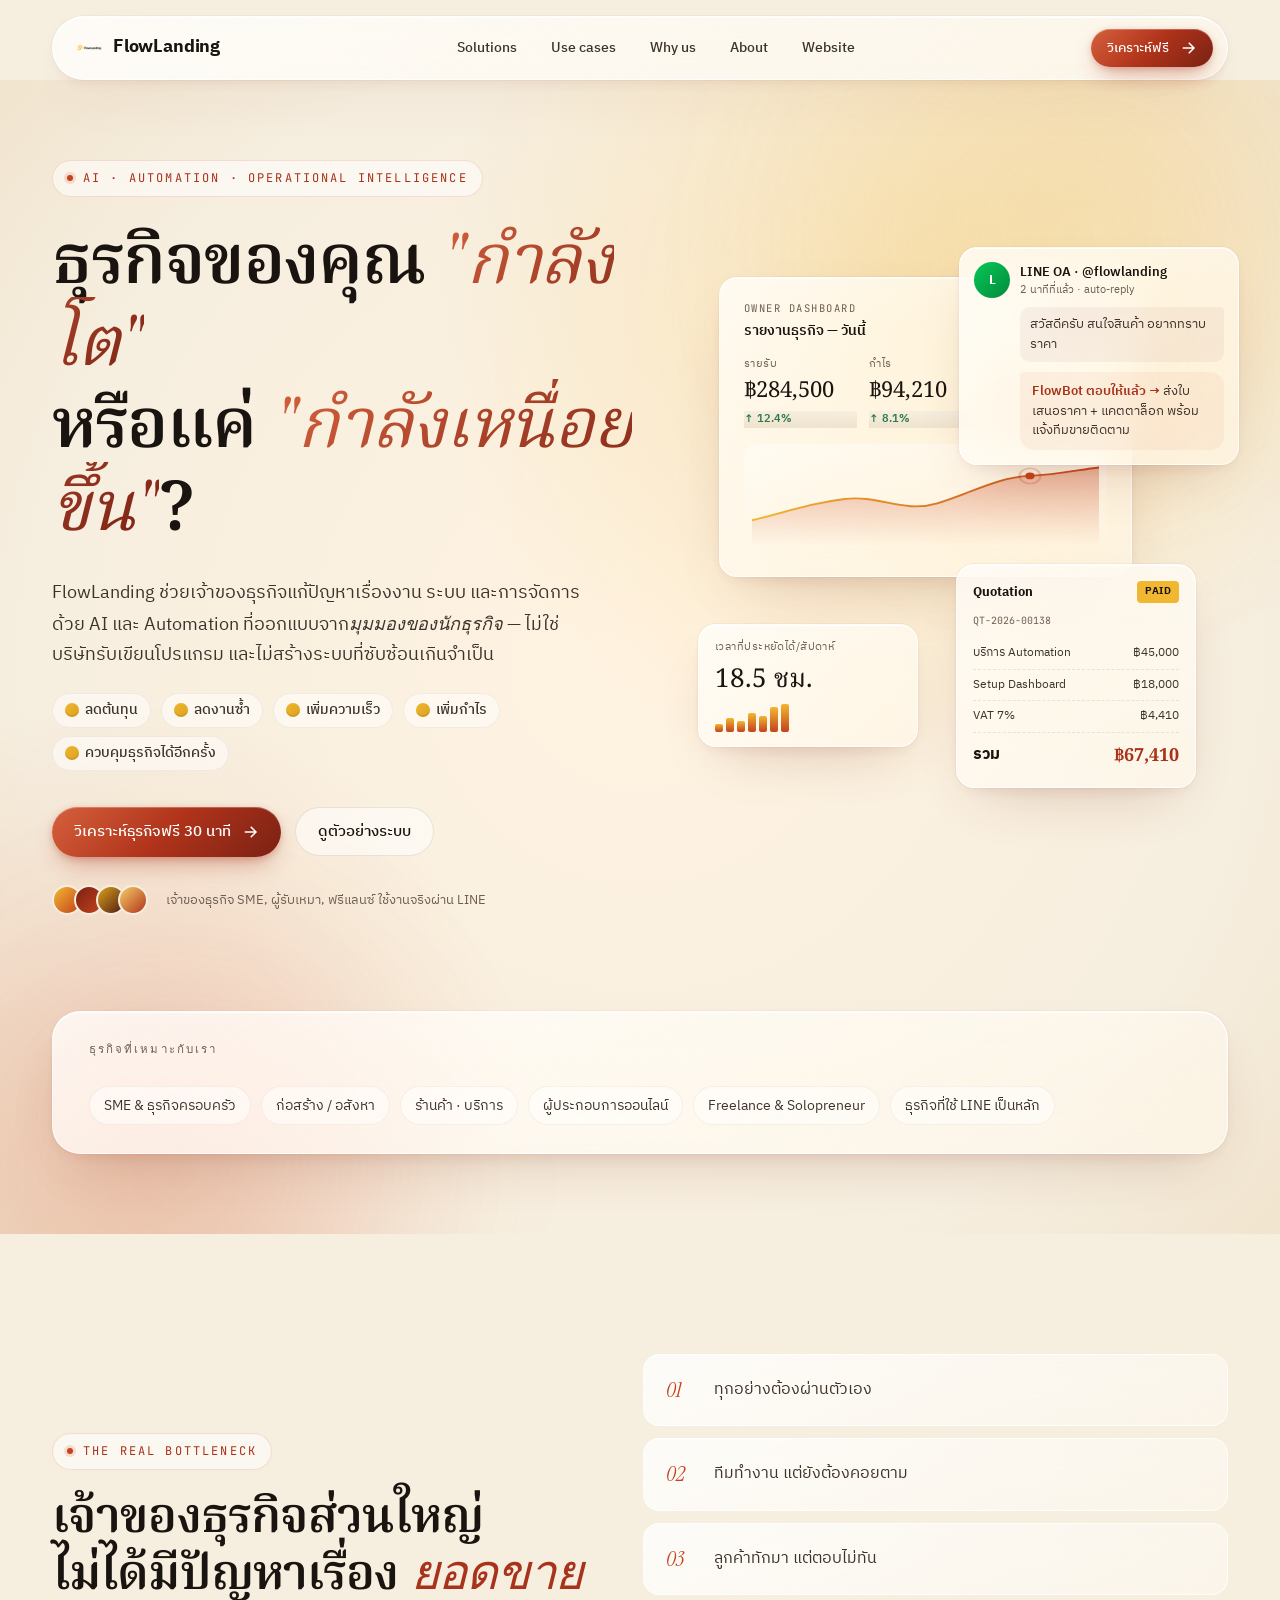
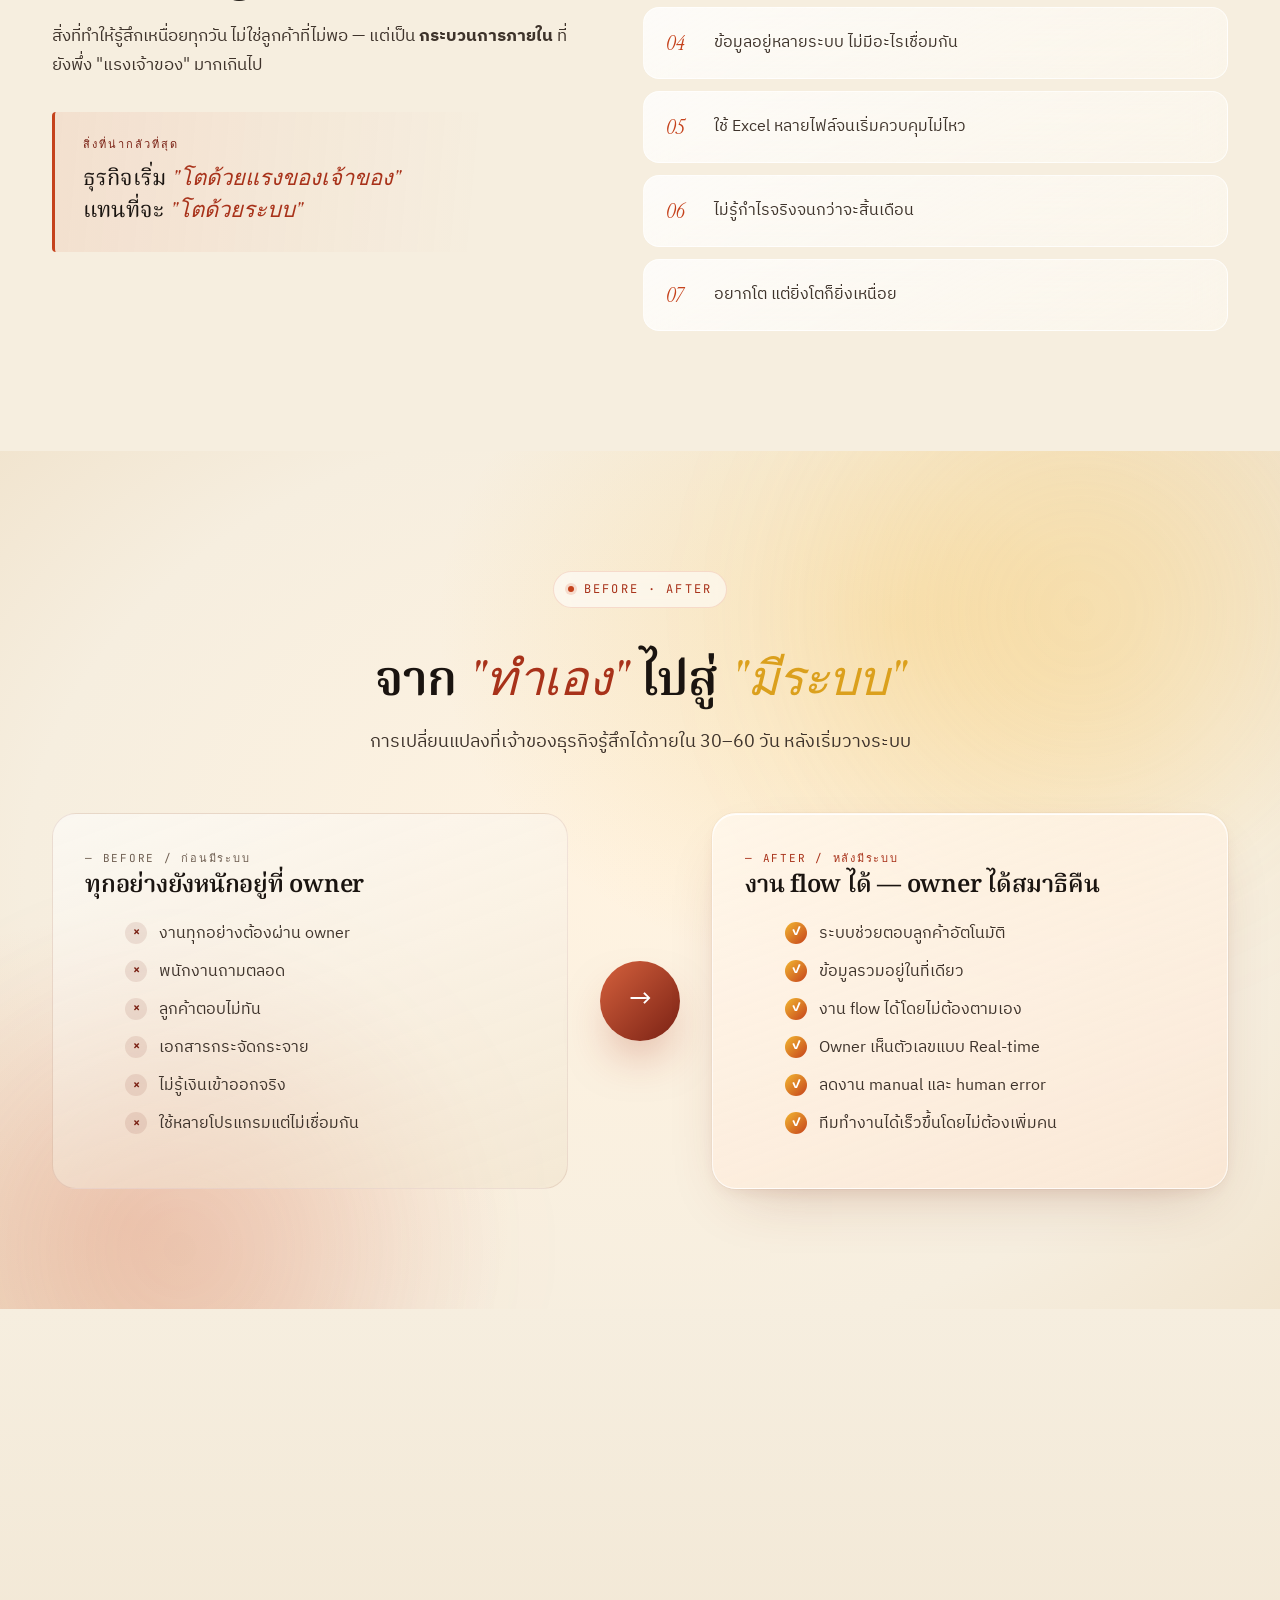
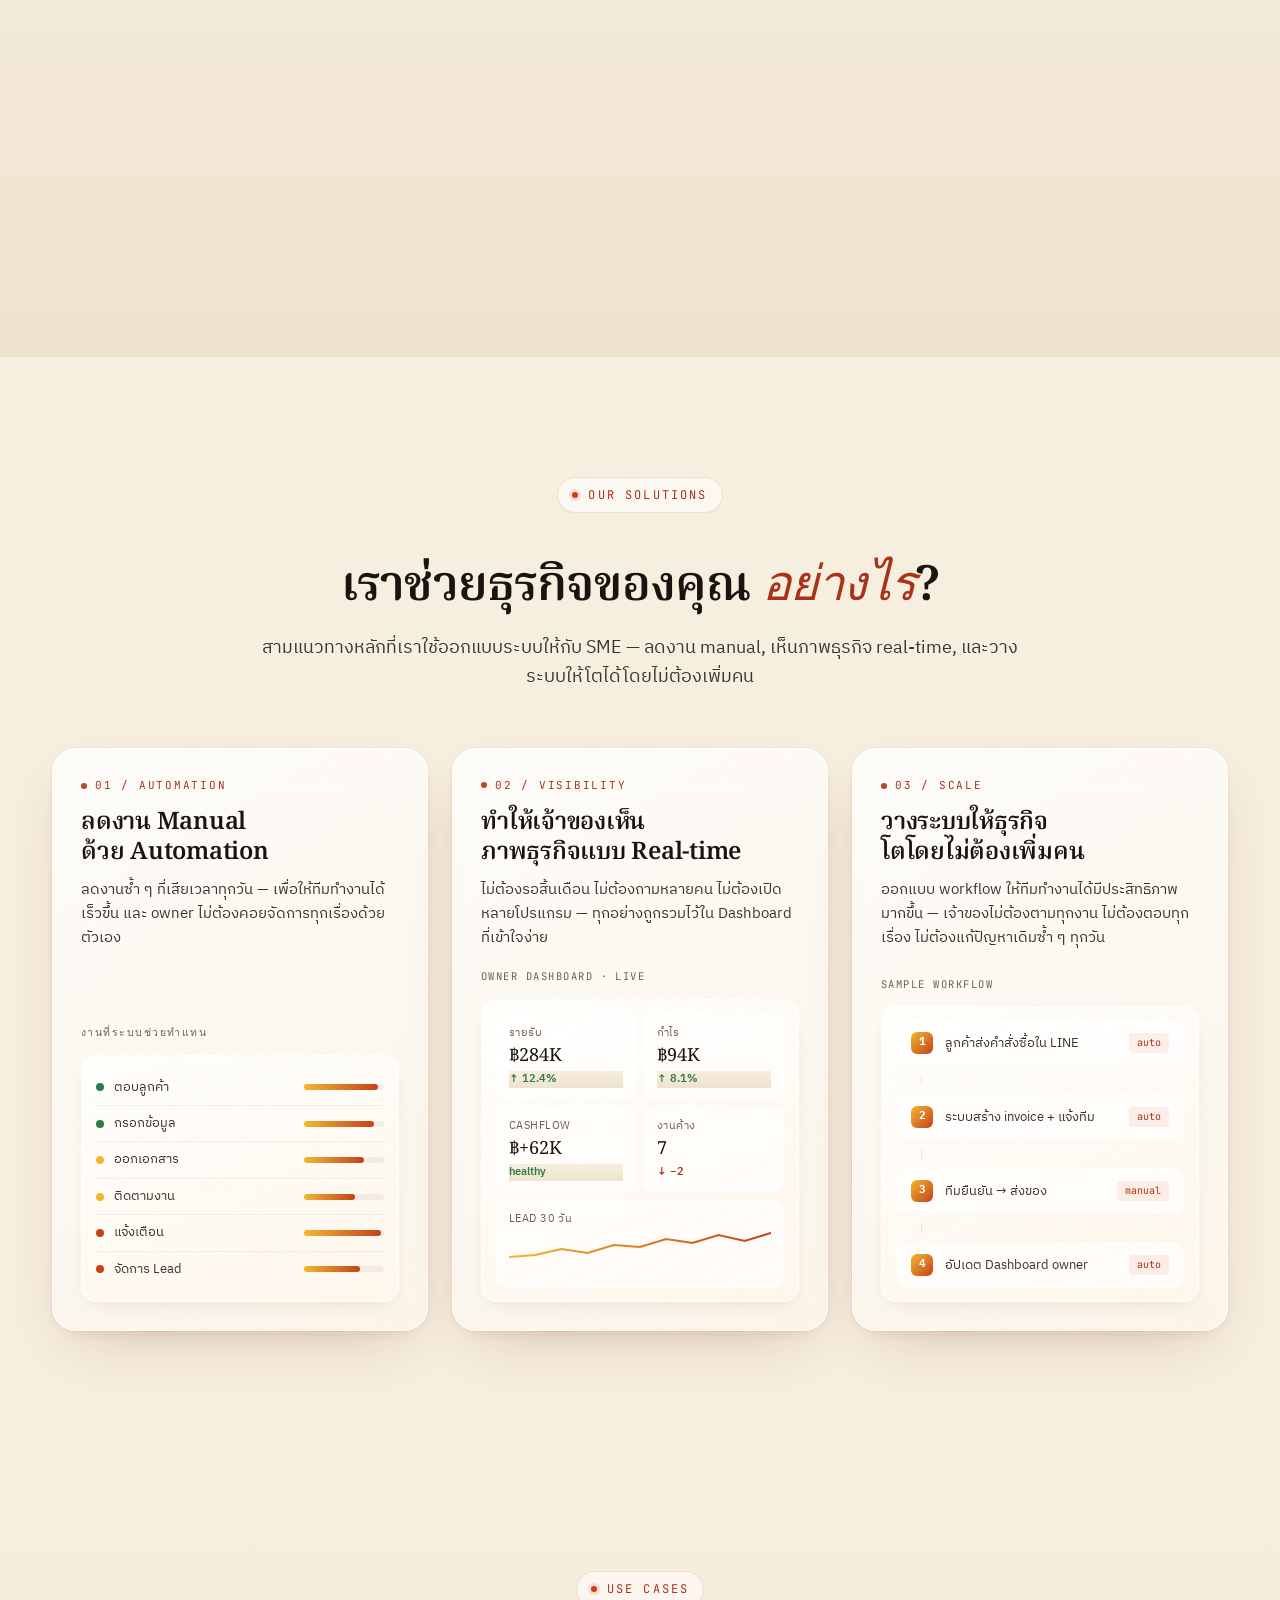
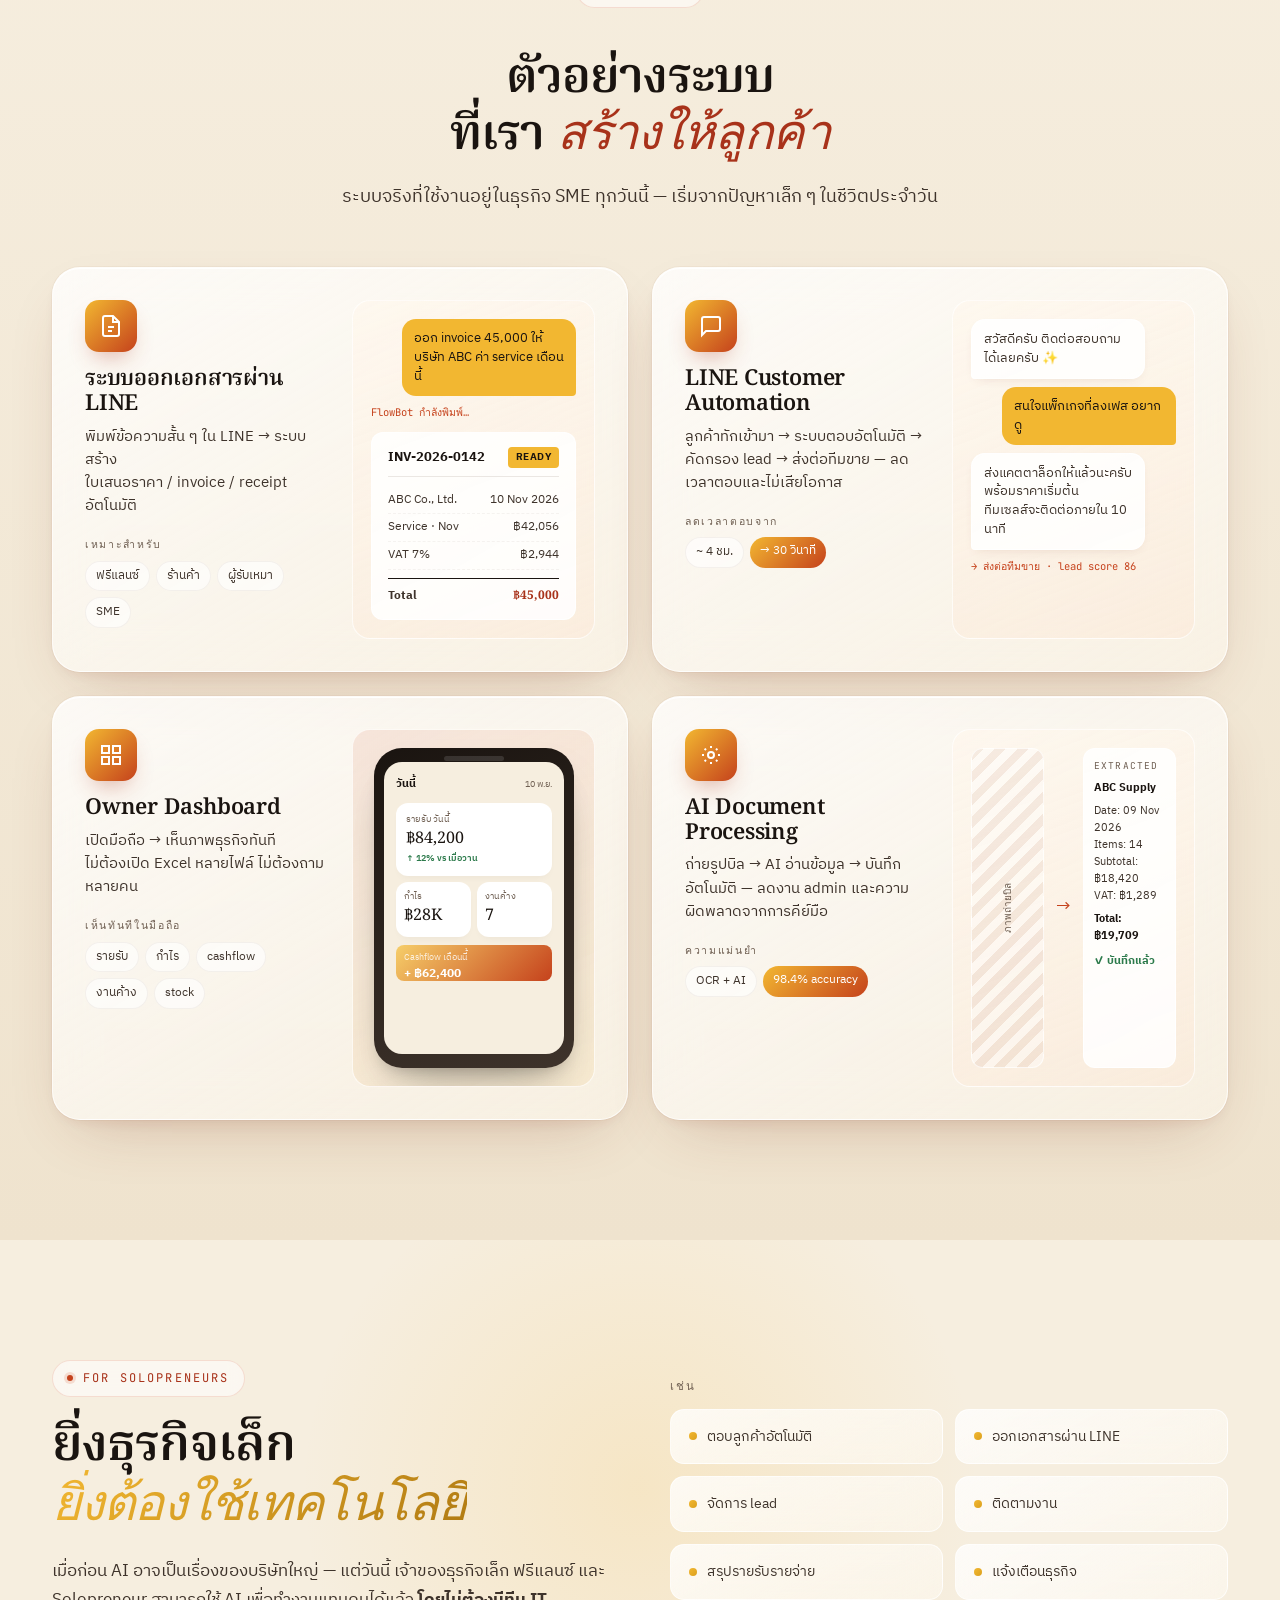
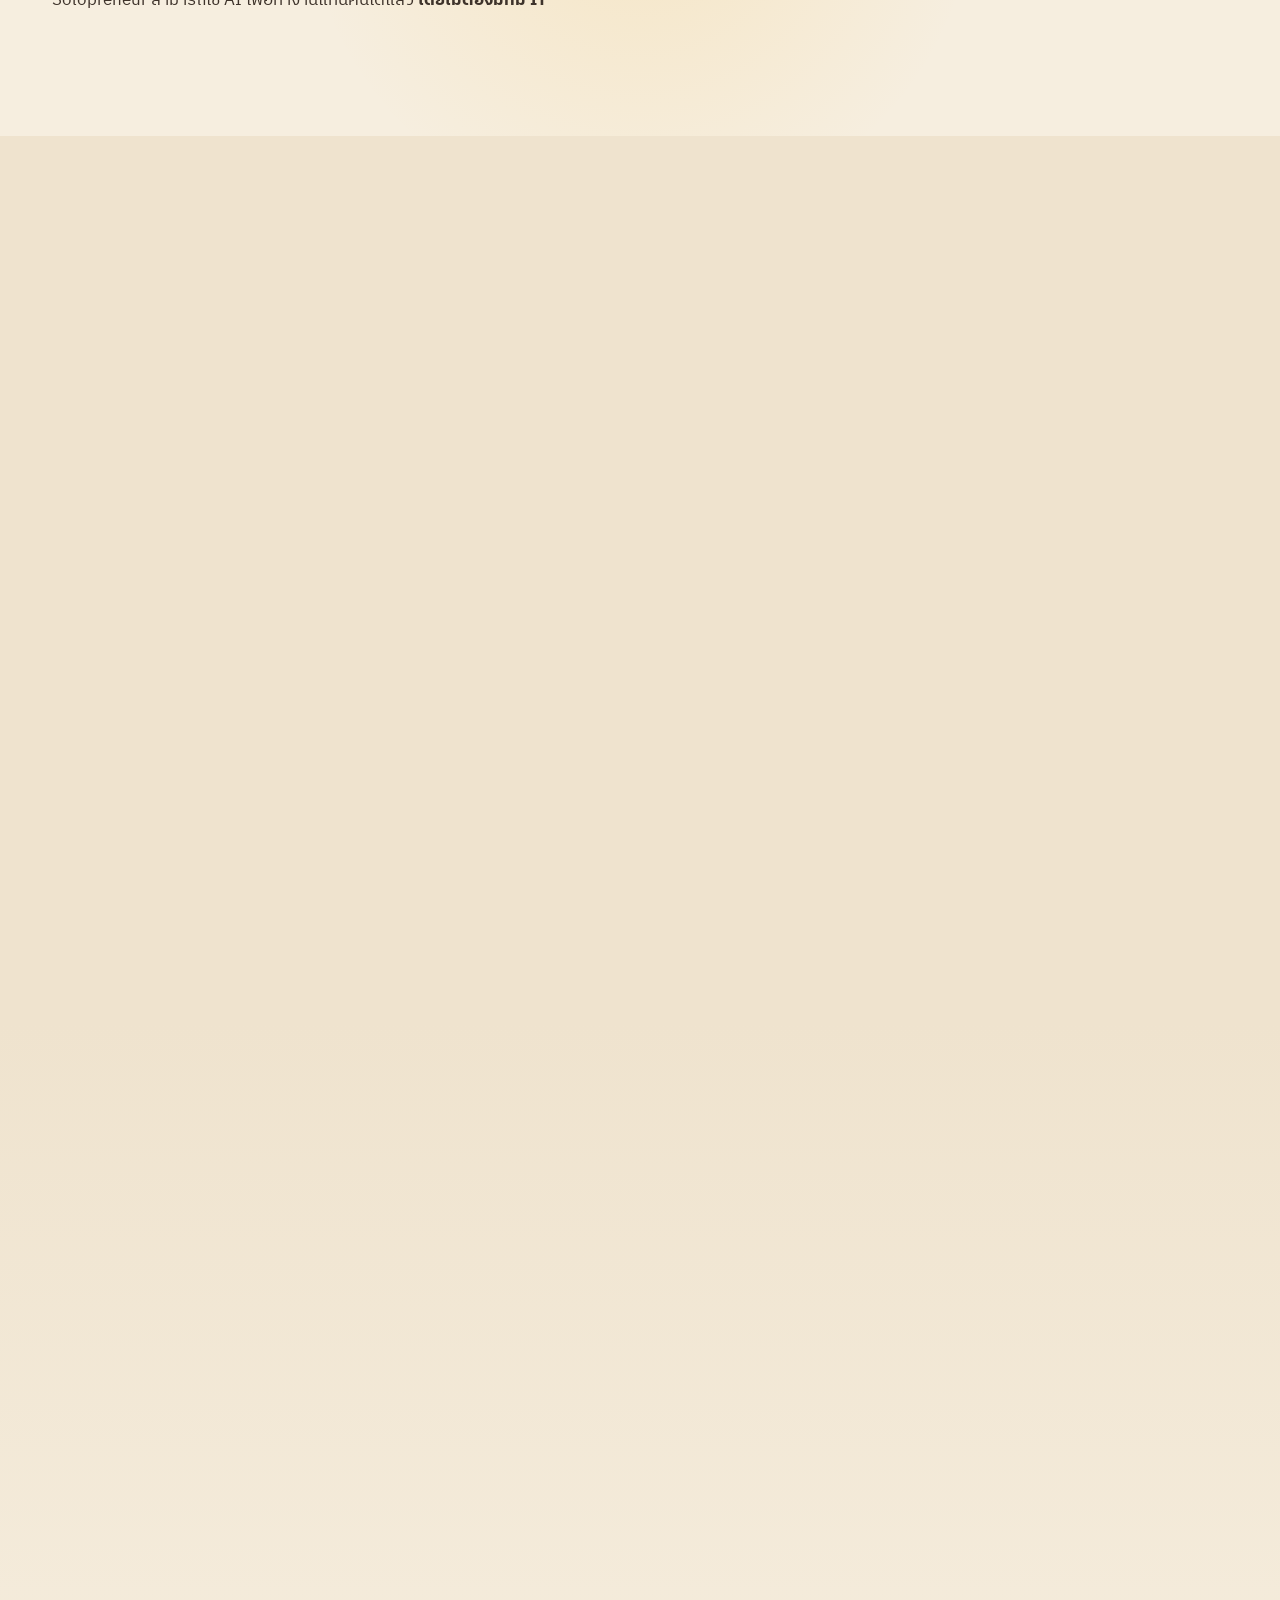
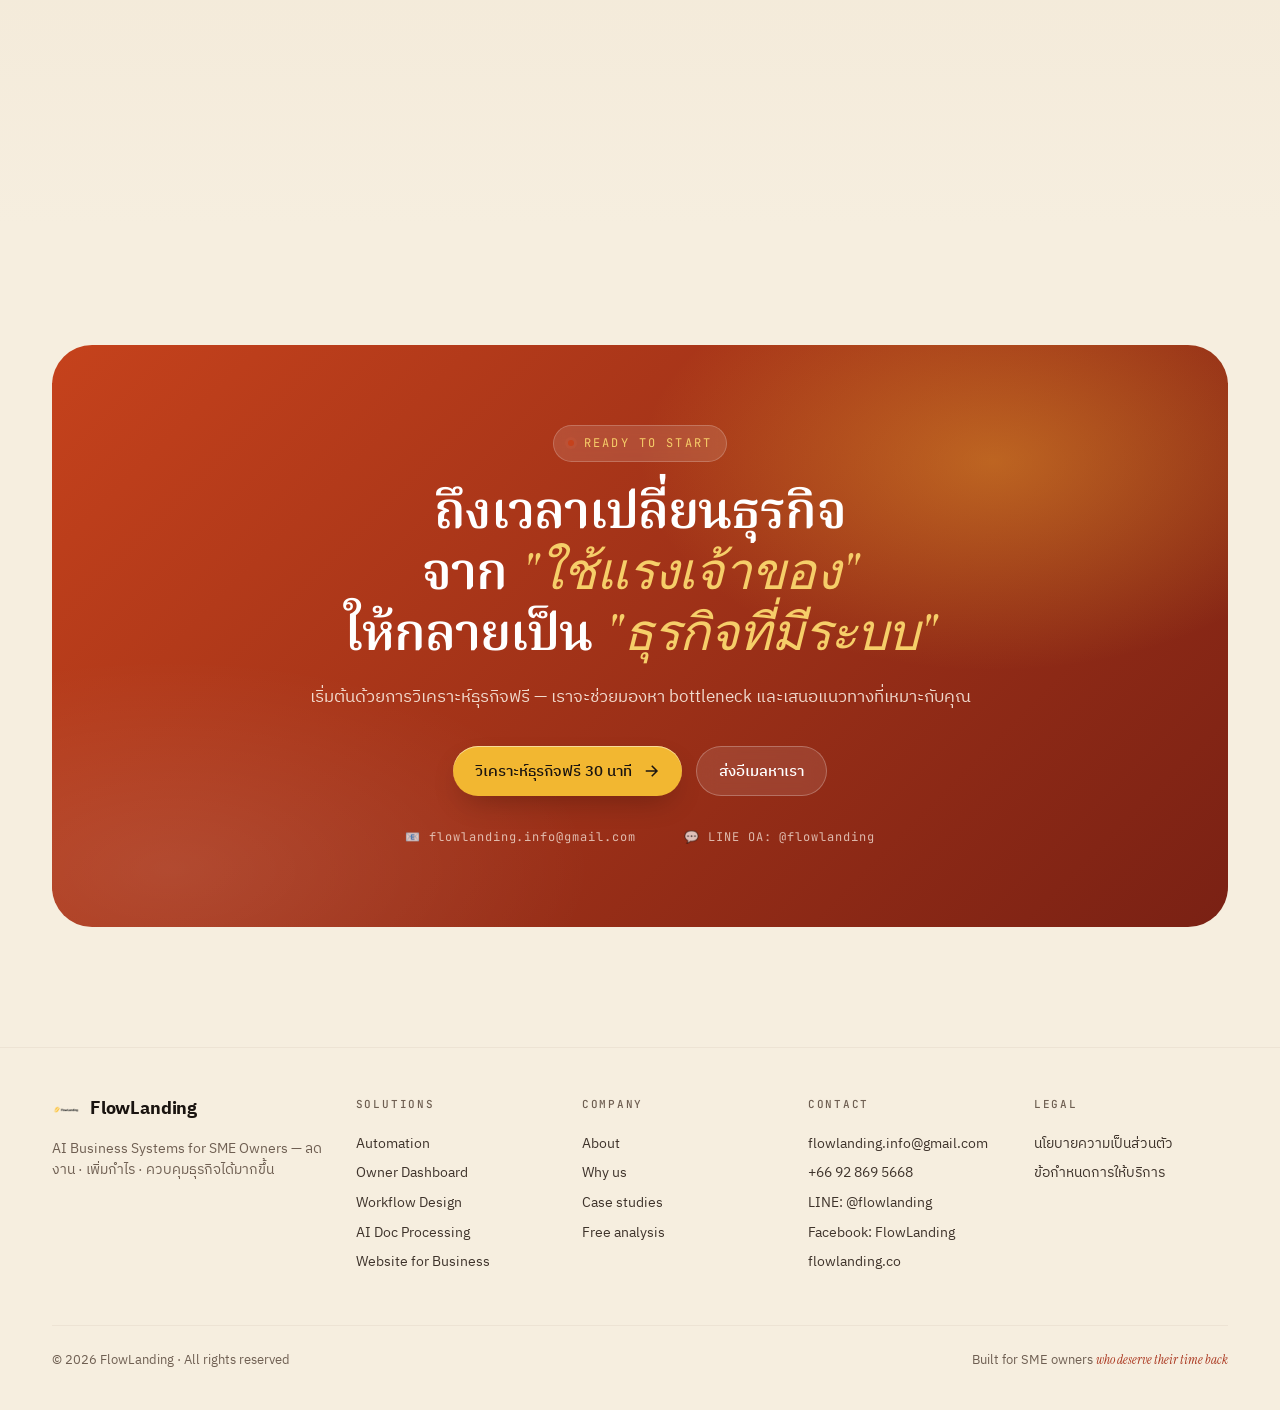
<file: index.html>
<!doctype html>
<html lang="th">
<head>
<meta charset="utf-8" />
<title>FlowLanding — AI Business Systems for SME Owners</title>
<meta name="viewport" content="width=device-width,initial-scale=1" />
<link rel="preconnect" href="https://fonts.googleapis.com" />
<link rel="preconnect" href="https://fonts.gstatic.com" crossorigin />
<link href="https://fonts.googleapis.com/css2?family=IBM+Plex+Sans+Thai:wght@300;400;500;600;700&family=Noto+Serif+Thai:wght@400;500;600;700&family=Instrument+Serif:ital@0;1&family=JetBrains+Mono:wght@400;500&display=swap" rel="stylesheet" />
<style>
  :root {
    /* warm cream palette */
    --cream-0: #FBF6EE;
    --cream-1: #F6EEDF;
    --cream-2: #EFE3CE;
    --cream-3: #E6D5B8;

    /* deep warm reds */
    --red-50:  #FBEAE3;
    --red-200: #EAB29C;
    --red-400: #D5613D;
    --red-500: #C5421C;
    --red-600: #A8321A;
    --red-700: #7A2114;
    --red-800: #4F1A12;

    /* luxury gold (from logo) */
    --gold-300: #F6CE69;
    --gold-400: #F2B731;
    --gold-500: #DBA01D;
    --gold-600: #B07A12;

    /* charcoal text */
    --ink-900: #1A1410;
    --ink-700: #3E332B;
    --ink-500: #6F5F52;
    --ink-400: #8A7868;
    --ink-300: #B0A293;

    --line: rgba(64, 30, 18, 0.10);
    --line-soft: rgba(64, 30, 18, 0.05);

    --glass-bg: linear-gradient(150deg, rgba(255,255,255,0.78), rgba(255,251,243,0.50));
    --glass-bg-tint: linear-gradient(150deg, rgba(255,247,236,0.85), rgba(252,229,210,0.55));
    --glass-border: 1px solid rgba(255,255,255,0.7);
    --glass-shadow:
      0 1px 0 rgba(255,255,255,0.9) inset,
      0 0 0 1px rgba(124, 50, 26, 0.04),
      0 24px 60px -28px rgba(124, 50, 26, 0.30),
      0 6px 18px -8px rgba(124, 50, 26, 0.14);

    --grad-red: linear-gradient(135deg, #D5613D 0%, #B0331A 50%, #7A2114 100%);
    --grad-warm: radial-gradient(60% 70% at 70% 20%, rgba(245,182,49,0.22), transparent 60%),
                 radial-gradient(50% 60% at 10% 90%, rgba(213,97,61,0.18), transparent 60%),
                 radial-gradient(80% 90% at 50% 50%, rgba(255,243,225,1) 0%, rgba(246,238,223,1) 60%, rgba(238,222,196,1) 100%);

    --radius-lg: 28px;
    --radius-md: 18px;
    --radius-sm: 12px;
  }

  * { box-sizing: border-box; }
  html, body { margin: 0; padding: 0; }
  body {
    font-family: "IBM Plex Sans Thai", "IBM Plex Sans", system-ui, sans-serif;
    color: var(--ink-900);
    background: var(--cream-1);
    -webkit-font-smoothing: antialiased;
    text-rendering: optimizeLegibility;
    overflow-x: hidden;
    line-height: 1.55;
  }
  ::selection { background: rgba(213,97,61,0.25); }

  /* ambient warm canvas */
  .canvas {
    position: relative;
    background: var(--grad-warm);
    overflow: hidden;
  }
  .canvas::before, .canvas::after {
    content: "";
    position: absolute;
    border-radius: 50%;
    filter: blur(80px);
    pointer-events: none;
    opacity: 0.55;
    z-index: 0;
  }
  .canvas::before {
    width: 720px; height: 720px;
    background: radial-gradient(circle, rgba(245,182,49,0.45), transparent 65%);
    top: -200px; right: -160px;
    animation: drift1 28s ease-in-out infinite alternate;
  }
  .canvas::after {
    width: 640px; height: 640px;
    background: radial-gradient(circle, rgba(213,97,61,0.40), transparent 65%);
    bottom: -260px; left: -140px;
    animation: drift2 34s ease-in-out infinite alternate;
  }
  @keyframes drift1 { from { transform: translate(0,0) } to { transform: translate(-60px, 80px) } }
  @keyframes drift2 { from { transform: translate(0,0) } to { transform: translate(80px, -60px) } }

  .wrap { max-width: 1240px; margin: 0 auto; padding: 0 32px; position: relative; z-index: 1; }
  @media (max-width: 720px){ .wrap { padding: 0 22px; } }

  /* type */
  h1, h2, h3, h4 { font-family: "Noto Serif Thai", "Instrument Serif", serif; font-weight: 600; letter-spacing: -0.01em; line-height: 1.12; color: var(--ink-900); margin: 0; }
  h1 { font-size: clamp(40px, 5.4vw, 76px); letter-spacing: -0.02em; }
  h2 { font-size: clamp(30px, 3.8vw, 52px); letter-spacing: -0.018em; }
  h3 { font-size: clamp(22px, 2.4vw, 30px); }
  p { margin: 0; }
  .eyebrow {
    display: inline-flex; align-items: center; gap: 10px;
    font-family: "JetBrains Mono", monospace;
    font-size: 12px; letter-spacing: 0.18em; text-transform: uppercase;
    color: var(--red-600);
    padding: 8px 14px;
    border-radius: 999px;
    background: rgba(255,255,255,0.55);
    border: 1px solid rgba(213,97,61,0.18);
    backdrop-filter: blur(8px);
  }
  .eyebrow::before {
    content: ""; width: 6px; height: 6px; border-radius: 50%;
    background: var(--red-500); box-shadow: 0 0 0 3px rgba(213,97,61,0.18);
  }

  .ital { font-family: "Instrument Serif", serif; font-style: italic; font-weight: 400; }

  /* buttons */
  .btn {
    display: inline-flex; align-items: center; gap: 10px;
    padding: 16px 22px;
    border-radius: 999px;
    font: 500 15px/1 "IBM Plex Sans Thai", sans-serif;
    cursor: pointer;
    border: none;
    text-decoration: none;
    transition: transform .25s ease, box-shadow .25s ease, filter .25s ease;
  }
  .btn-primary {
    color: #fff;
    background: var(--grad-red);
    box-shadow:
      0 1px 0 rgba(255,255,255,0.25) inset,
      0 12px 24px -8px rgba(168, 50, 26, 0.45),
      0 2px 6px rgba(168, 50, 26, 0.25);
  }
  .btn-primary:hover { transform: translateY(-1px); filter: brightness(1.05); box-shadow: 0 1px 0 rgba(255,255,255,0.3) inset, 0 18px 30px -8px rgba(168,50,26,0.55); }
  .btn-ghost {
    color: var(--ink-900);
    background: rgba(255,255,255,0.55);
    border: 1px solid rgba(64,30,18,0.10);
    backdrop-filter: blur(10px);
  }
  .btn-ghost:hover { background: rgba(255,255,255,0.75); }
  .btn .arrow { width: 18px; height: 18px; display:inline-block; }

  /* glass surface */
  .glass {
    background: var(--glass-bg);
    border-radius: var(--radius-lg);
    border: var(--glass-border);
    backdrop-filter: blur(22px) saturate(140%);
    -webkit-backdrop-filter: blur(22px) saturate(140%);
    box-shadow: var(--glass-shadow);
  }
  .glass-sm { border-radius: var(--radius-md); }

  /* ============ NAV ============ */
  nav.top {
    position: sticky; top: 16px; z-index: 50;
    margin: 16px auto 0;
    max-width: 1240px;
    padding: 0 32px;
  }
  .nav-inner {
    position: relative;
    display: flex; align-items: center; justify-content: space-between;
    padding: 12px 14px 12px 22px;
    border-radius: 999px;
    background: linear-gradient(150deg, rgba(255,255,255,0.78), rgba(255,251,243,0.55));
    border: 1px solid rgba(255,255,255,0.7);
    box-shadow: var(--glass-shadow);
    backdrop-filter: blur(22px) saturate(140%);
  }
  .brand { display: flex; align-items: center; gap: 10px; font-weight: 700; font-size: 18px; letter-spacing: -0.01em; }
  .brand img { width: 28px; height: 28px; }
  .nav-links { display: flex; gap: 6px; align-items: center; }
  .nav-links a {
    color: var(--ink-700); text-decoration: none; font-size: 14px; font-weight: 500;
    padding: 8px 14px; border-radius: 999px; transition: background .2s;
  }
  .nav-links a:hover { background: rgba(255,255,255,0.6); color: var(--ink-900); }
  nav.top .btn { padding: 10px 16px; font-size: 13px; }
  .menu-btn {
    display: none; align-items: center; justify-content: center;
    width: 40px; height: 40px; border-radius: 999px;
    border: 1px solid rgba(64,30,18,0.14); background: rgba(255,255,255,0.6);
    color: var(--ink-900); cursor: pointer; flex: none;
  }
  .menu-btn svg { width: 20px; height: 20px; }
  @media (max-width: 880px) {
    .nav-links {
      display: none; position: absolute; top: calc(100% + 10px); left: 0; right: 0;
      flex-direction: column; align-items: stretch; gap: 2px;
      padding: 10px; border-radius: 20px;
      background: linear-gradient(150deg, rgba(255,255,255,0.97), rgba(255,251,243,0.95));
      border: 1px solid rgba(255,255,255,0.8);
      box-shadow: var(--glass-shadow);
      backdrop-filter: blur(22px) saturate(140%);
    }
    .nav-links.open { display: flex; }
    .nav-links a { padding: 12px 16px; }
    .menu-btn { display: inline-flex; }
  }

  /* ============ HERO ============ */
  .hero { padding: 80px 0 120px; position: relative; }
  .hero-grid {
    display: grid;
    grid-template-columns: 1.05fr 0.95fr;
    gap: 60px;
    align-items: center;
  }
  @media (max-width: 980px){ .hero-grid { grid-template-columns: 1fr; gap: 40px; } }
  .hero h1 .accent {
    background: linear-gradient(135deg, #D5613D, #7A2114);
    -webkit-background-clip: text; background-clip: text; color: transparent;
    font-family: "Instrument Serif", "Noto Serif Thai", serif;
    font-style: italic;
    font-weight: 400;
  }
  .hero-sub {
    margin-top: 28px;
    font-size: 18px;
    color: var(--ink-700);
    max-width: 540px;
    line-height: 1.7;
  }
  .hero-bullets {
    margin-top: 22px;
    display: flex; flex-wrap: wrap; gap: 8px 10px;
  }
  .hero-bullets span {
    display: inline-flex; align-items: center; gap: 6px;
    font-size: 13.5px; font-weight: 500; color: var(--ink-700);
    padding: 6px 12px; border-radius: 999px;
    background: rgba(255,255,255,0.5);
    border: 1px solid rgba(64,30,18,0.06);
  }
  .hero-bullets span::before {
    content: ""; width: 14px; height: 14px; border-radius: 50%;
    background: linear-gradient(135deg, #F2B731, #DBA01D);
    box-shadow: inset 0 -2px 0 rgba(0,0,0,0.08);
    flex: none;
  }
  .hero-cta { margin-top: 36px; display: flex; gap: 14px; flex-wrap: wrap; align-items: center; }
  .hero-meta { display: flex; gap: 18px; align-items: center; margin-top: 28px; color: var(--ink-500); font-size: 13px; }
  .avatars { display: flex; }
  .avatars span {
    width: 30px; height: 30px; border-radius: 50%;
    border: 2px solid var(--cream-1);
    background: linear-gradient(135deg, #F2B731, #C5421C);
    margin-left: -8px;
  }
  .avatars span:first-child { margin-left: 0; }
  .avatars span:nth-child(2) { background: linear-gradient(135deg, #7A2114, #C5421C); }
  .avatars span:nth-child(3) { background: linear-gradient(135deg, #DBA01D, #4F1A12); }
  .avatars span:nth-child(4) { background: linear-gradient(135deg, #F6CE69, #B0331A); }

  /* hero dashboard cluster */
  .cluster {
    position: relative; width: 100%; min-height: 580px;
    perspective: 1400px;
  }
  .float { animation: float 9s ease-in-out infinite; will-change: transform; }
  .float.b { animation-duration: 11s; animation-delay: -3s; }
  .float.c { animation-duration: 13s; animation-delay: -5s; }
  .float.d { animation-duration: 10s; animation-delay: -1.5s; }
  @keyframes float {
    0%, 100% { transform: translateY(0) rotate(var(--r, 0deg)); }
    50% { transform: translateY(-12px) rotate(calc(var(--r, 0deg) + 0.6deg)); }
  }

  .card {
    position: absolute;
    background: var(--glass-bg);
    border-radius: var(--radius-md);
    border: var(--glass-border);
    backdrop-filter: blur(22px) saturate(140%);
    box-shadow: var(--glass-shadow);
    padding: 18px;
  }

  /* main hero dashboard */
  .h-main { left: 4%; top: 30px; width: 78%; --r: -1.5deg; padding: 22px 24px; }
  .h-main .head { display: flex; justify-content: space-between; align-items: center; margin-bottom: 14px; }
  .h-main .title { font-weight: 600; font-size: 14px; color: var(--ink-900); }
  .h-main .pill { font-size: 11px; padding: 4px 10px; border-radius: 999px; background: rgba(213,97,61,0.10); color: var(--red-600); font-weight: 600; }
  .h-main .stats { display: grid; grid-template-columns: repeat(3, 1fr); gap: 12px; margin-bottom: 16px; }
  .stat .label { font-size: 11px; color: var(--ink-500); letter-spacing: 0.04em; text-transform: uppercase; }
  .stat .value { font-family: "Noto Serif Thai", serif; font-size: 22px; color: var(--ink-900); margin-top: 2px; }
  .stat .delta { font-size: 11px; color: var(--red-500); font-weight: 600; margin-top: 2px; }
  .stat .delta.pos { color: #2C7A4B; }

  .chart {
    height: 110px; position: relative;
    background: linear-gradient(180deg, rgba(255,255,255,0.4), rgba(255,255,255,0.0));
    border-radius: 12px; padding: 8px;
    overflow: hidden;
  }
  .chart svg { width: 100%; height: 100%; display:block; }

  /* hero secondary - LINE notification */
  .h-line { right: -2%; top: 0; width: 280px; --r: 3deg; padding: 14px; }
  .line-row { display: flex; align-items: flex-start; gap: 10px; }
  .line-av { width: 36px; height: 36px; border-radius: 50%; background: linear-gradient(135deg, #06C755, #038A3C); display:flex; align-items:center; justify-content:center; color:#fff; font-weight:700; font-size: 13px; flex:none; }
  .line-meta { font-size: 11px; color: var(--ink-500); }
  .line-name { font-weight: 600; font-size: 13px; color: var(--ink-900); }
  .line-msg { font-size: 13px; color: var(--ink-700); margin-top: 6px; line-height: 1.5; }
  .line-bot { margin-top: 10px; padding: 10px 12px; background: rgba(213,97,61,0.07); border-radius: 14px; border-top-left-radius: 4px; font-size: 12.5px; color: var(--ink-700); }
  .line-bot strong { color: var(--red-600); font-weight: 600; }

  /* hero invoice card */
  .h-invoice { right: 6%; bottom: 40px; width: 240px; --r: -3deg; padding: 16px; }
  .h-invoice .doc-head { display: flex; justify-content: space-between; align-items: center; margin-bottom: 10px; }
  .h-invoice .doc-head .tag { font-size: 10px; padding: 3px 8px; border-radius: 4px; background: var(--gold-400); color: var(--ink-900); font-weight: 700; letter-spacing: 0.04em; }
  .h-invoice .doc-no { font-family: "JetBrains Mono", monospace; font-size: 10px; color: var(--ink-500); }
  .h-invoice .doc-line { display: flex; justify-content: space-between; font-size: 12px; padding: 6px 0; border-bottom: 1px dashed var(--line); color: var(--ink-700); }
  .h-invoice .doc-total { display: flex; justify-content: space-between; padding-top: 10px; font-weight: 700; }
  .h-invoice .doc-total .num { font-family: "Noto Serif Thai", serif; color: var(--red-600); font-size: 18px; }

  /* hero metric pill */
  .h-metric { left: 0; bottom: 80px; width: 220px; --r: 2.4deg; padding: 14px 16px; }
  .h-metric .ml { font-size: 11px; color: var(--ink-500); letter-spacing: 0.04em; text-transform: uppercase; }
  .h-metric .mv { font-family: "Noto Serif Thai", serif; font-size: 26px; margin: 4px 0; }
  .h-metric .mb { display: flex; gap: 3px; height: 28px; align-items: flex-end; }
  .h-metric .mb i { display: block; width: 8px; background: linear-gradient(180deg, #F2B731, #C5421C); border-radius: 2px; }

  @media (max-width: 980px){
    .cluster { min-height: 480px; }
    .h-main { width: 84%; }
  }
  @media (max-width: 600px){
    .cluster { min-height: 420px; transform: scale(0.85); transform-origin: top center; }
  }

  /* ============ TRUST BAR ============ */
  .trust {
    margin-top: -60px; padding: 36px 0 80px; position: relative;
  }
  .trust-card { padding: 28px 36px; display: flex; gap: 28px; align-items: center; flex-wrap: wrap; }
  .trust-label {
    font-family: "JetBrains Mono", monospace; font-size: 11.5px; letter-spacing: 0.18em;
    text-transform: uppercase; color: var(--ink-500); flex: none;
  }
  .trust-pills { display: flex; flex-wrap: wrap; gap: 10px; }
  .trust-pills span {
    padding: 8px 14px; border-radius: 999px;
    background: rgba(255,255,255,0.5);
    font-size: 14px; color: var(--ink-700);
    border: 1px solid var(--line-soft);
  }

  /* ============ SECTION SCAFFOLD ============ */
  section { position: relative; padding: 120px 0; }
  section.tight { padding: 90px 0; }
  .section-head { max-width: 760px; margin: 0 auto 56px; text-align: center; }
  .section-head.left { margin: 0 0 56px; text-align: left; }
  .section-head .eyebrow { margin-bottom: 22px; }
  .section-head p { color: var(--ink-700); margin-top: 18px; font-size: 17.5px; line-height: 1.7; }

  /* ============ PAIN ============ */
  .pain { background: var(--cream-1); }
  .pain-grid {
    display: grid; grid-template-columns: 1fr 1.1fr; gap: 60px; align-items: center;
  }
  @media (max-width: 880px){ .pain-grid { grid-template-columns: 1fr; gap: 40px; } }
  .pain-list { display: flex; flex-direction: column; gap: 12px; }
  .pain-item {
    display: flex; align-items: center; gap: 16px;
    padding: 18px 22px;
    background: var(--glass-bg);
    border: var(--glass-border);
    border-radius: 16px;
    backdrop-filter: blur(18px);
    transition: transform .25s;
  }
  .pain-item:hover { transform: translateX(6px); }
  .pain-num {
    flex: none;
    font-family: "Instrument Serif", serif;
    font-size: 22px; font-style: italic;
    color: var(--red-500);
    width: 32px;
  }
  .pain-text { color: var(--ink-700); font-size: 15.5px; }
  .pain-quote {
    margin-top: 32px;
    padding: 24px 28px;
    border-left: 3px solid var(--red-500);
    background: linear-gradient(95deg, rgba(213,97,61,0.10), rgba(213,97,61,0.0) 80%);
    border-radius: 4px 16px 16px 4px;
  }
  .pain-quote .label { font-family: "JetBrains Mono", monospace; font-size: 11px; letter-spacing: 0.18em; text-transform: uppercase; color: var(--red-700); }
  .pain-quote .text { margin-top: 10px; font-family: "Noto Serif Thai", serif; font-size: 22px; line-height: 1.4; color: var(--ink-900); }
  .pain-quote .text em { font-family: "Instrument Serif", serif; font-style: italic; color: var(--red-600); }

  /* ============ BEFORE/AFTER ============ */
  .ba-grid { display: grid; grid-template-columns: 1fr auto 1fr; gap: 32px; align-items: stretch; }
  @media (max-width: 880px) { .ba-grid { grid-template-columns: 1fr; } .ba-arrow { display: none; } }
  .ba-card { padding: 36px 32px; border-radius: 24px; }
  .ba-before {
    background: linear-gradient(160deg, rgba(255,255,255,0.55), rgba(238,224,200,0.45));
    border: 1px solid rgba(122, 33, 20, 0.10);
  }
  .ba-after {
    background: linear-gradient(160deg, rgba(255,247,236,0.85), rgba(252,229,210,0.65));
    border: 1px solid rgba(255,255,255,0.7);
    box-shadow: var(--glass-shadow);
  }
  .ba-card h3 { font-size: 24px; margin-bottom: 6px; }
  .ba-tag { font-family: "JetBrains Mono", monospace; font-size: 11px; letter-spacing: 0.16em; text-transform: uppercase; color: var(--ink-500); }
  .ba-after .ba-tag { color: var(--red-600); }
  .ba-list { margin-top: 22px; display: flex; flex-direction: column; gap: 14px; }
  .ba-list li { list-style: none; display:flex; gap: 12px; align-items: flex-start; font-size: 15.5px; color: var(--ink-700); }
  .ba-list li .icon {
    flex: none; width: 22px; height: 22px; border-radius: 50%;
    display: flex; align-items: center; justify-content: center;
    margin-top: 1px;
    font-size: 12px; font-weight: 700;
  }
  .ba-before .icon { background: rgba(122,33,20,0.10); color: var(--red-700); }
  .ba-after .icon { background: linear-gradient(135deg, #F2B731, #C5421C); color: white; }
  .ba-arrow {
    align-self: center;
    width: 80px; height: 80px;
    border-radius: 50%;
    background: linear-gradient(135deg, #D5613D, #7A2114);
    color: white; font-size: 28px; display: flex; align-items: center; justify-content: center;
    box-shadow: 0 24px 48px -16px rgba(168,50,26,0.5);
  }

  /* ============ POSITIONING ============ */
  .pos { background: linear-gradient(180deg, var(--cream-1) 0%, var(--cream-2) 100%); }
  .pos-grid { display: grid; grid-template-columns: 0.9fr 1.1fr; gap: 60px; align-items: start; }
  @media (max-width:880px){ .pos-grid { grid-template-columns: 1fr; } }
  .pos h2 .ital { color: var(--red-600); }
  .pos-questions { display: flex; flex-direction: column; gap: 14px; counter-reset: q; }
  .pos-q {
    padding: 18px 22px;
    border-radius: 14px;
    background: rgba(255,255,255,0.6);
    border: 1px solid rgba(255,255,255,0.7);
    backdrop-filter: blur(14px);
    display: flex; gap: 16px; align-items: center;
    transition: transform .25s, background .25s;
  }
  .pos-q:hover { transform: translateY(-2px); background: rgba(255,255,255,0.8); }
  .pos-q::before {
    counter-increment: q;
    content: counter(q, decimal-leading-zero);
    font-family: "JetBrains Mono", monospace;
    color: var(--red-500);
    font-size: 12px;
    flex: none;
  }

  /* ============ SOLUTION ============ */
  .sol { background: var(--cream-1); }
  .sol-grid { display: grid; grid-template-columns: repeat(3, 1fr); gap: 24px; }
  @media (max-width: 980px){ .sol-grid { grid-template-columns: 1fr; } }
  .sol-card {
    padding: 28px;
    border-radius: 24px;
    background: var(--glass-bg);
    border: var(--glass-border);
    backdrop-filter: blur(22px);
    box-shadow: var(--glass-shadow);
    display: flex; flex-direction: column;
    min-height: 460px;
    transition: transform .35s ease, box-shadow .35s ease;
  }
  .sol-card:hover { transform: translateY(-6px); }
  .sol-tag {
    display: inline-flex; align-items: center; gap: 8px;
    font-family: "JetBrains Mono", monospace; font-size: 11px; letter-spacing: 0.16em;
    text-transform: uppercase; color: var(--red-600);
  }
  .sol-tag::before { content: ""; width: 6px; height: 6px; border-radius: 50%; background: var(--red-500); }
  .sol-card h3 { margin-top: 14px; font-size: 24px; line-height: 1.25; }
  .sol-card > p { color: var(--ink-700); margin-top: 10px; font-size: 15px; line-height: 1.6; }
  .sol-mock {
    margin-top: auto;
    padding-top: 18px;
  }
  .mini-mock {
    margin-top: 14px;
    background: linear-gradient(160deg, rgba(255,255,255,0.7), rgba(255,247,236,0.55));
    border: 1px solid rgba(255,255,255,0.8);
    border-radius: 16px;
    padding: 14px;
    box-shadow: 0 1px 0 rgba(255,255,255,0.9) inset, 0 8px 20px -10px rgba(124,50,26,0.18);
  }
  .mini-mock .row { display: flex; align-items: center; gap: 10px; padding: 8px 0; border-bottom: 1px solid var(--line-soft); font-size: 12.5px; color: var(--ink-700); }
  .mini-mock .row:last-child { border-bottom: 0; }
  .mini-mock .row .dot { width: 8px; height: 8px; border-radius: 50%; background: var(--gold-400); flex: none; }
  .mini-mock .row .dot.r { background: var(--red-500); }
  .mini-mock .row .dot.g { background: #2C7A4B; }
  .mini-mock .meter { margin-left: auto; width: 80px; height: 6px; background: rgba(64,30,18,0.06); border-radius: 999px; position: relative; }
  .mini-mock .meter i { position: absolute; left: 0; top: 0; bottom: 0; border-radius: 999px; background: linear-gradient(90deg, #F2B731, #C5421C); }

  /* dashboard mock for solution 2 */
  .sol-dash { display: grid; grid-template-columns: repeat(2, 1fr); gap: 8px; }
  .sol-dash .cell {
    background: rgba(255,255,255,0.55);
    border-radius: 10px;
    padding: 10px 12px;
    border: 1px solid rgba(255,255,255,0.8);
  }
  .sol-dash .cell .lbl { font-size: 10.5px; color: var(--ink-500); letter-spacing: 0.04em; text-transform: uppercase; }
  .sol-dash .cell .val { font-family: "Noto Serif Thai", serif; font-size: 18px; color: var(--ink-900); margin-top: 2px; }
  .sol-dash .cell .pos { color: #2C7A4B; font-size: 11px; font-weight: 600; }
  .sol-dash .cell .neg { color: var(--red-600); font-size: 11px; font-weight: 600; }
  .sol-dash .cell.full { grid-column: span 2; }
  .sol-dash svg { width: 100%; height: 40px; }

  /* workflow mock for solution 3 */
  .flow { display: flex; flex-direction: column; gap: 10px; }
  .flow .step {
    display: flex; align-items: center; gap: 12px;
    padding: 10px 14px;
    background: rgba(255,255,255,0.6);
    border: 1px solid rgba(255,255,255,0.8);
    border-radius: 12px;
    font-size: 13px; color: var(--ink-700);
  }
  .flow .step .n {
    width: 22px; height: 22px; border-radius: 6px; flex: none;
    display: flex; align-items: center; justify-content: center;
    background: linear-gradient(135deg, #F2B731, #C5421C);
    color: #fff; font-size: 11px; font-weight: 700;
  }
  .flow .step .auto { margin-left: auto; font-family: "JetBrains Mono", monospace; font-size: 10px; color: var(--red-600); padding: 2px 8px; background: rgba(213,97,61,0.10); border-radius: 4px; }
  .flow .conn { width: 1px; height: 10px; margin-left: 25px; background: var(--line); }

  /* ============ USE CASES ============ */
  .uc { background: linear-gradient(180deg, var(--cream-1), var(--cream-2)); }
  .uc-grid { display: grid; grid-template-columns: repeat(2, 1fr); gap: 24px; }
  @media (max-width: 880px){ .uc-grid { grid-template-columns: 1fr; } }
  .uc-card {
    padding: 32px;
    border-radius: 28px;
    background: var(--glass-bg);
    border: var(--glass-border);
    backdrop-filter: blur(22px);
    box-shadow: var(--glass-shadow);
    display: grid;
    grid-template-columns: 1fr 1fr;
    gap: 24px;
    align-items: stretch;
    overflow: hidden;
  }
  @media (max-width: 600px){ .uc-card { grid-template-columns: 1fr; } }
  .uc-info h3 { font-size: 22px; }
  .uc-icon {
    width: 52px; height: 52px; border-radius: 14px;
    display: flex; align-items: center; justify-content: center;
    background: linear-gradient(135deg, #F2B731, #C5421C);
    color: #fff;
    margin-bottom: 16px;
    box-shadow: 0 12px 24px -10px rgba(168,50,26,0.45);
  }
  .uc-icon svg { width: 24px; height: 24px; }
  .uc-info > p { color: var(--ink-700); margin-top: 8px; font-size: 14.5px; line-height: 1.6; }
  .uc-fits { margin-top: 18px; }
  .uc-fits .ftitle { font-family: "JetBrains Mono", monospace; font-size: 10.5px; letter-spacing: 0.16em; text-transform: uppercase; color: var(--ink-500); margin-bottom: 8px; }
  .uc-fits .fpills { display: flex; flex-wrap: wrap; gap: 6px; }
  .uc-fits .fpills span { padding: 5px 10px; border-radius: 999px; background: rgba(255,255,255,0.6); border: 1px solid var(--line-soft); font-size: 12px; color: var(--ink-700); }

  .uc-mock {
    background: linear-gradient(160deg, rgba(255,247,236,0.6), rgba(252,229,210,0.4));
    border-radius: 18px;
    padding: 18px;
    border: 1px solid rgba(255,255,255,0.7);
    position: relative;
    overflow: hidden;
    min-height: 240px;
  }

  /* LINE chat mock */
  .chat { display: flex; flex-direction: column; gap: 8px; font-size: 13px; }
  .chat .b { padding: 10px 12px; border-radius: 14px; max-width: 85%; line-height: 1.45; }
  .chat .me { align-self: flex-end; background: var(--gold-400); color: var(--ink-900); border-bottom-right-radius: 4px; }
  .chat .bot { align-self: flex-start; background: rgba(255,255,255,0.85); color: var(--ink-700); border: 1px solid rgba(255,255,255,0.9); border-bottom-left-radius: 4px; box-shadow: 0 4px 12px -6px rgba(124,50,26,0.18); }
  .chat .typing { font-family: "JetBrains Mono", monospace; font-size: 10.5px; color: var(--red-500); }

  /* doc mock */
  .doc {
    background: rgba(255,255,255,0.85);
    border-radius: 12px;
    padding: 14px 16px;
    border: 1px solid rgba(255,255,255,0.9);
    font-size: 12px;
    color: var(--ink-700);
  }
  .doc .dh { display: flex; justify-content: space-between; align-items: center; margin-bottom: 10px; padding-bottom: 8px; border-bottom: 1px solid var(--line); }
  .doc .dh strong { font-size: 13px; color: var(--ink-900); }
  .doc .dh .tag { font-size: 9.5px; padding: 3px 8px; border-radius: 4px; background: var(--gold-400); color: var(--ink-900); font-weight: 700; letter-spacing: 0.04em; }
  .doc .dr { display: flex; justify-content: space-between; padding: 4px 0; border-bottom: 1px dashed var(--line-soft); }
  .doc .dr:last-of-type { border-bottom: 0; }
  .doc .dt { display: flex; justify-content: space-between; margin-top: 8px; padding-top: 8px; border-top: 1.5px solid var(--ink-900); font-weight: 700; }
  .doc .dt .num { font-family: "Noto Serif Thai", serif; color: var(--red-600); }

  /* phone mock for owner dashboard */
  .phone {
    margin: 0 auto;
    width: 200px; height: 320px;
    background: linear-gradient(160deg, #1A1410, #3E332B);
    border-radius: 28px;
    padding: 14px 10px;
    box-shadow: 0 24px 48px -20px rgba(0,0,0,0.4), 0 8px 16px -8px rgba(0,0,0,0.2);
    position: relative;
  }
  .phone::before { content:""; position: absolute; top: 8px; left: 50%; transform: translateX(-50%); width: 60px; height: 5px; border-radius: 4px; background: rgba(255,255,255,0.12); }
  .phone-screen {
    background: var(--cream-1);
    border-radius: 18px;
    height: 100%;
    padding: 14px 12px 10px;
    overflow: hidden;
  }
  .phs-head { display: flex; justify-content: space-between; align-items: center; margin-bottom: 10px; }
  .phs-head .t { font-size: 11px; font-weight: 700; }
  .phs-head .d { font-size: 9px; color: var(--ink-500); }
  .phs-stat { background: white; border-radius: 12px; padding: 10px; margin-bottom: 6px; box-shadow: 0 4px 8px -4px rgba(0,0,0,0.06); }
  .phs-stat .l { font-size: 9px; color: var(--ink-500); text-transform: uppercase; letter-spacing: 0.05em; }
  .phs-stat .v { font-family: "Noto Serif Thai", serif; font-size: 16px; color: var(--ink-900); }
  .phs-stat .b { font-size: 9px; color: #2C7A4B; font-weight: 600; }
  .phs-row { display: flex; gap: 6px; margin-top: 6px; }
  .phs-row .phs-stat { flex: 1; margin-bottom: 0; padding: 8px; }
  .phs-bar { height: 36px; margin-top: 8px; border-radius: 8px; background: linear-gradient(135deg, #F6CE69, #C5421C); position: relative; overflow: hidden; padding: 6px 8px; color: white; }
  .phs-bar .l { font-size: 9px; opacity: 0.8; }
  .phs-bar .v { font-size: 12px; font-weight: 700; }

  /* doc AI mock */
  .docai { display: flex; gap: 12px; align-items: stretch; height: 100%; }
  .docai .photo {
    flex: 1;
    background: repeating-linear-gradient(135deg, rgba(122,33,20,0.06) 0px, rgba(122,33,20,0.06) 8px, rgba(255,255,255,0.4) 8px, rgba(255,255,255,0.4) 16px);
    border-radius: 12px;
    border: 1px solid rgba(255,255,255,0.7);
    position: relative;
    display: flex; align-items: center; justify-content: center;
  }
  .docai .photo .label { font-family: "JetBrains Mono", monospace; font-size: 10px; color: var(--ink-500); transform: rotate(-90deg); }
  .docai .arrow { align-self: center; font-size: 18px; color: var(--red-500); }
  .docai .out { flex: 1; background: rgba(255,255,255,0.85); border-radius: 12px; padding: 10px; font-size: 11px; color: var(--ink-700); border: 1px solid rgba(255,255,255,0.9); }
  .docai .out strong { color: var(--ink-900); }
  .docai .out .ok { color: #2C7A4B; font-weight: 700; }

  /* ============ SOLOPRENEUR ============ */
  .solo { background: var(--cream-1); position: relative; overflow: hidden; }
  .solo::before {
    content: ""; position: absolute; top: 50%; left: 50%; transform: translate(-50%,-50%);
    width: 800px; height: 800px;
    background: radial-gradient(circle, rgba(245,182,49,0.15), transparent 60%);
    z-index: 0;
  }
  .solo-grid { display: grid; grid-template-columns: 1fr 1fr; gap: 60px; align-items: center; position: relative; z-index: 1; }
  @media (max-width: 880px){ .solo-grid { grid-template-columns: 1fr; } }
  .solo h2 { font-size: clamp(34px, 4vw, 50px); }
  .solo h2 .gold {
    background: linear-gradient(135deg, #F2B731, #B07A12);
    -webkit-background-clip: text; background-clip: text; color: transparent;
    font-style: italic; font-family: "Instrument Serif", serif; font-weight: 400;
  }
  .solo-features { display: grid; grid-template-columns: 1fr 1fr; gap: 12px; }
  .solo-feat {
    padding: 16px 18px;
    background: var(--glass-bg);
    border: var(--glass-border);
    backdrop-filter: blur(18px);
    border-radius: 14px;
    font-size: 14px;
    color: var(--ink-700);
    display: flex; align-items: center; gap: 10px;
  }
  .solo-feat::before {
    content: ""; width: 8px; height: 8px; border-radius: 50%;
    background: linear-gradient(135deg, #F2B731, #DBA01D);
    flex: none;
  }

  /* ============ WHY ============ */
  .why { background: var(--cream-2); }
  .why-grid { display: grid; grid-template-columns: repeat(3, 1fr); gap: 16px; }
  @media (max-width: 880px){ .why-grid { grid-template-columns: 1fr 1fr; } }
  @media (max-width: 600px){ .why-grid { grid-template-columns: 1fr; } }
  .why-card {
    padding: 28px;
    border-radius: 20px;
    background: var(--glass-bg);
    border: var(--glass-border);
    backdrop-filter: blur(20px);
    box-shadow: var(--glass-shadow);
    transition: transform .3s, box-shadow .3s;
  }
  .why-card:hover { transform: translateY(-4px); }
  .why-card .num { font-family: "Instrument Serif", serif; font-style: italic; color: var(--red-500); font-size: 28px; }
  .why-card h4 { margin-top: 8px; font-size: 18px; color: var(--ink-900); font-family: "Noto Serif Thai", serif; font-weight: 600; line-height: 1.3; }
  .why-card p { margin-top: 6px; color: var(--ink-700); font-size: 14px; }

  /* ============ ABOUT ============ */
  .about { background: linear-gradient(180deg, var(--cream-2) 0%, var(--cream-1) 100%); }
  .about-card {
    padding: 64px;
    text-align: center;
    max-width: 880px;
    margin: 0 auto;
    background: var(--glass-bg);
    border: var(--glass-border);
    backdrop-filter: blur(22px);
    border-radius: 32px;
    box-shadow: var(--glass-shadow);
  }
  .about-card h2 .gold { color: var(--gold-500); font-family: "Instrument Serif", serif; font-style: italic; font-weight: 400; }
  .about-card p { margin-top: 20px; color: var(--ink-700); font-size: 17px; line-height: 1.75; }
  .about-pills { margin-top: 28px; display: flex; flex-wrap: wrap; gap: 10px; justify-content: center; }
  .about-pills span {
    padding: 8px 16px; border-radius: 999px;
    background: rgba(255,255,255,0.6);
    border: 1px solid var(--line-soft);
    font-size: 14px; color: var(--ink-700);
  }
  @media (max-width:600px){ .about-card { padding: 40px 24px; } }

  /* ============ CTA ============ */
  .cta-wrap { padding: 120px 0; }
  .cta-card {
    position: relative; overflow: hidden;
    border-radius: 40px;
    padding: 80px 56px;
    background: linear-gradient(135deg, #C5421C 0%, #7A2114 100%);
    color: #fff;
    text-align: center;
  }
  .cta-card::before {
    content: ""; position: absolute; inset: 0;
    background:
      radial-gradient(50% 60% at 80% 20%, rgba(245,182,49,0.40), transparent 60%),
      radial-gradient(60% 60% at 10% 90%, rgba(255,255,255,0.10), transparent 60%);
    pointer-events: none;
  }
  .cta-card > * { position: relative; }
  .cta-card h2 { color: #fff; font-size: clamp(32px, 4vw, 56px); }
  .cta-card h2 .gold { color: var(--gold-300); font-family: "Instrument Serif", serif; font-style: italic; font-weight: 400; }
  .cta-card p { margin-top: 18px; color: rgba(255,247,236,0.85); font-size: 17px; }
  .cta-card .cta-btns { margin-top: 36px; display: flex; gap: 14px; justify-content: center; flex-wrap: wrap; }
  .cta-card .btn-primary {
    background: var(--gold-400); color: var(--ink-900);
    box-shadow: 0 1px 0 rgba(255,255,255,0.5) inset, 0 12px 30px -10px rgba(0,0,0,0.3);
  }
  .cta-card .btn-primary:hover { filter: brightness(1.08); }
  .cta-card .btn-ghost {
    background: rgba(255,255,255,0.10); color: #fff; border: 1px solid rgba(255,255,255,0.25);
  }
  .cta-card .btn-ghost:hover { background: rgba(255,255,255,0.20); }
  @media (max-width:600px){ .cta-card { padding: 56px 28px; border-radius: 28px; } }

  /* ============ FOOTER ============ */
  footer {
    padding: 48px 0 40px;
    background: var(--cream-1);
    border-top: 1px solid var(--line-soft);
  }
  .ft-grid { display: grid; grid-template-columns: 1.4fr 1fr 1fr 1fr 1fr; gap: 32px; }
  @media (max-width:880px){ .ft-grid { grid-template-columns: 1fr 1fr; } }
  @media (max-width:520px){ .ft-grid { grid-template-columns: 1fr; } }
  .ft-brand p { margin-top: 14px; color: var(--ink-500); font-size: 14px; max-width: 280px; }
  .ft-col h5 { font-family: "JetBrains Mono", monospace; font-size: 11px; letter-spacing: 0.16em; text-transform: uppercase; color: var(--ink-500); margin: 0 0 16px; font-weight: 500; }
  .ft-col a, .ft-col span { display: block; color: var(--ink-700); font-size: 14px; padding: 4px 0; text-decoration: none; }
  .ft-col a:hover { color: var(--red-600); }
  .ft-bottom { margin-top: 48px; padding-top: 24px; border-top: 1px solid var(--line-soft); display: flex; justify-content: space-between; align-items: center; flex-wrap: wrap; gap: 12px; }
  .ft-bottom .copy { font-size: 13px; color: var(--ink-500); }
  .ft-bottom .tag { font-size: 13px; color: var(--ink-500); }
  .ft-bottom .tag em { color: var(--red-600); font-style: italic; font-family: "Instrument Serif", serif; }

  /* utility */
  .check {
    display: inline-flex; align-items: center; justify-content: center;
    width: 22px; height: 22px; border-radius: 50%;
    background: linear-gradient(135deg, #F2B731, #C5421C);
    color: #fff; font-size: 12px; font-weight: 700; flex: none;
  }
  .x {
    display: inline-flex; align-items: center; justify-content: center;
    width: 22px; height: 22px; border-radius: 50%;
    background: rgba(122,33,20,0.10); color: var(--red-700); font-size: 12px; font-weight: 700; flex: none;
  }

  /* fade-in on scroll */
  .reveal { opacity: 0; transform: translateY(20px); transition: opacity .8s ease, transform .8s ease; }
  .reveal.in { opacity: 1; transform: none; }

</style>
</head>
<body>

<!-- ============ NAV ============ -->
<nav class="top">
  <div class="nav-inner">
    <div class="brand">
      <img src="assets/flowlanding-logo.png" alt="FlowLanding" />
      <span>FlowLanding</span>
    </div>
    <div class="nav-links" id="navLinks">
      <a href="#solution">Solutions</a>
      <a href="#use-cases">Use cases</a>
      <a href="#why">Why us</a>
      <a href="#about">About</a>
      <a href="/service/website">Website</a>
    </div>
    <button class="menu-btn" id="menuBtn" aria-label="เปิดเมนู" aria-expanded="false" aria-controls="navLinks">
      <svg viewBox="0 0 24 24" fill="none" stroke="currentColor" stroke-width="2"><path d="M4 7h16M4 12h16M4 17h16"/></svg>
    </button>
    <a class="btn btn-primary" href="#cta">วิเคราะห์ฟรี
      <svg class="arrow" viewBox="0 0 24 24" fill="none" stroke="currentColor" stroke-width="2"><path d="M5 12h14M13 5l7 7-7 7"/></svg>
    </a>
  </div>
</nav>

<!-- ============ HERO ============ -->
<div class="canvas">
<section class="hero">
  <div class="wrap">
    <div class="hero-grid">
      <div>
        <span class="eyebrow">AI · Automation · Operational Intelligence</span>
        <h1 style="margin-top:24px;">
          ธุรกิจของคุณ <span class="accent">"กำลังโต"</span><br/>
          หรือแค่ <span class="accent">"กำลังเหนื่อยขึ้น"</span>?
        </h1>
        <p class="hero-sub">
          FlowLanding ช่วยเจ้าของธุรกิจแก้ปัญหาเรื่องงาน ระบบ และการจัดการ
          ด้วย AI และ Automation ที่ออกแบบจาก<em class="ital">มุมมองของนักธุรกิจ</em> —
          ไม่ใช่บริษัทรับเขียนโปรแกรม และไม่สร้างระบบที่ซับซ้อนเกินจำเป็น
        </p>

        <div class="hero-bullets">
          <span>ลดต้นทุน</span>
          <span>ลดงานซ้ำ</span>
          <span>เพิ่มความเร็ว</span>
          <span>เพิ่มกำไร</span>
          <span>ควบคุมธุรกิจได้อีกครั้ง</span>
        </div>

        <div class="hero-cta">
          <a class="btn btn-primary" href="#cta">
            วิเคราะห์ธุรกิจฟรี 30 นาที
            <svg class="arrow" viewBox="0 0 24 24" fill="none" stroke="currentColor" stroke-width="2"><path d="M5 12h14M13 5l7 7-7 7"/></svg>
          </a>
          <a class="btn btn-ghost" href="#use-cases">ดูตัวอย่างระบบ</a>
        </div>

        <div class="hero-meta">
          <div class="avatars"><span></span><span></span><span></span><span></span></div>
          <div>เจ้าของธุรกิจ SME, ผู้รับเหมา, ฟรีแลนซ์ ใช้งานจริงผ่าน LINE</div>
        </div>
      </div>

      <!-- floating glass dashboard cluster -->
      <div class="cluster">
        <!-- main dashboard -->
        <div class="card glass h-main float">
          <div class="head">
            <div>
              <div style="font-family:'JetBrains Mono',monospace;font-size:10.5px;color:var(--ink-500);letter-spacing:0.14em;text-transform:uppercase;">Owner Dashboard</div>
              <div class="title" style="margin-top:4px;">รายงานธุรกิจ — วันนี้</div>
            </div>
            <div class="pill">● Live</div>
          </div>
          <div class="stats">
            <div class="stat">
              <div class="label">รายรับ</div>
              <div class="value">฿284,500</div>
              <div class="delta pos">↑ 12.4%</div>
            </div>
            <div class="stat">
              <div class="label">กำไร</div>
              <div class="value">฿94,210</div>
              <div class="delta pos">↑ 8.1%</div>
            </div>
            <div class="stat">
              <div class="label">งานค้าง</div>
              <div class="value">7</div>
              <div class="delta">−2 จากเมื่อวาน</div>
            </div>
          </div>
          <div class="chart">
            <svg viewBox="0 0 300 110" preserveAspectRatio="none">
              <defs>
                <linearGradient id="g1" x1="0" y1="0" x2="0" y2="1">
                  <stop offset="0%" stop-color="#D5613D" stop-opacity="0.45"/>
                  <stop offset="100%" stop-color="#D5613D" stop-opacity="0"/>
                </linearGradient>
                <linearGradient id="g2" x1="0" y1="0" x2="1" y2="0">
                  <stop offset="0%" stop-color="#F2B731"/>
                  <stop offset="100%" stop-color="#C5421C"/>
                </linearGradient>
              </defs>
              <path d="M0,80 C30,70 50,60 80,55 C110,50 130,72 160,60 C190,48 210,30 240,28 C265,26 285,20 300,18 L300,110 L0,110 Z" fill="url(#g1)"/>
              <path d="M0,80 C30,70 50,60 80,55 C110,50 130,72 160,60 C190,48 210,30 240,28 C265,26 285,20 300,18" fill="none" stroke="url(#g2)" stroke-width="2.2" stroke-linecap="round"/>
              <circle cx="240" cy="28" r="4" fill="#C5421C"/>
              <circle cx="240" cy="28" r="9" fill="none" stroke="#C5421C" stroke-opacity="0.25" stroke-width="2"/>
            </svg>
          </div>
        </div>

        <!-- LINE notif card -->
        <div class="card glass h-line float b">
          <div class="line-row">
            <div class="line-av">L</div>
            <div style="flex:1;">
              <div class="line-name">LINE OA · @flowlanding</div>
              <div class="line-meta">2 นาทีที่แล้ว · auto-reply</div>
              <div class="line-msg" style="background:rgba(122,33,20,0.05);padding:8px 10px;border-radius:10px;border-top-right-radius:4px;margin-top:8px;">
                สวัสดีครับ สนใจสินค้า อยากทราบราคา
              </div>
              <div class="line-bot">
                <strong>FlowBot ตอบให้แล้ว →</strong> ส่งใบเสนอราคา + แคตตาล็อก พร้อมแจ้งทีมขายติดตาม
              </div>
            </div>
          </div>
        </div>

        <!-- invoice doc -->
        <div class="card glass h-invoice float c">
          <div class="doc-head">
            <strong style="font-size:13px;">Quotation</strong>
            <span class="tag">PAID</span>
          </div>
          <div class="doc-no">QT-2026-00138</div>
          <div style="margin-top:10px;">
            <div class="doc-line"><span>บริการ Automation</span><span>฿45,000</span></div>
            <div class="doc-line"><span>Setup Dashboard</span><span>฿18,000</span></div>
            <div class="doc-line"><span>VAT 7%</span><span>฿4,410</span></div>
          </div>
          <div class="doc-total"><span>รวม</span><span class="num">฿67,410</span></div>
        </div>

        <!-- metric card -->
        <div class="card glass h-metric float d">
          <div class="ml">เวลาที่ประหยัดได้/สัปดาห์</div>
          <div class="mv">18.5 ชม.</div>
          <div class="mb">
            <i style="height: 30%"></i><i style="height: 50%"></i><i style="height: 40%"></i><i style="height: 70%"></i><i style="height: 60%"></i><i style="height: 90%"></i><i style="height: 100%"></i>
          </div>
        </div>
      </div>
    </div>
  </div>
</section>

<!-- TRUST BAR -->
<section class="trust">
  <div class="wrap">
    <div class="glass trust-card">
      <span class="trust-label">ธุรกิจที่เหมาะกับเรา</span>
      <div class="trust-pills">
        <span>SME &amp; ธุรกิจครอบครัว</span>
        <span>ก่อสร้าง / อสังหา</span>
        <span>ร้านค้า · บริการ</span>
        <span>ผู้ประกอบการออนไลน์</span>
        <span>Freelance &amp; Solopreneur</span>
        <span>ธุรกิจที่ใช้ LINE เป็นหลัก</span>
      </div>
    </div>
  </div>
</section>
</div>

<!-- ============ PAIN ============ -->
<section class="pain" id="pain">
  <div class="wrap">
    <div class="pain-grid">
      <div class="reveal">
        <span class="eyebrow">The real bottleneck</span>
        <h2 style="margin-top:22px;">เจ้าของธุรกิจส่วนใหญ่<br/>ไม่ได้มีปัญหาเรื่อง <span class="ital" style="color:var(--red-600)">ยอดขาย</span></h2>
        <p style="margin-top:18px;color:var(--ink-700);font-size:17px;line-height:1.7;">
          สิ่งที่ทำให้รู้สึกเหนื่อยทุกวัน ไม่ใช่ลูกค้าที่ไม่พอ —
          แต่เป็น <strong>กระบวนการภายใน</strong> ที่ยังพึ่ง "แรงเจ้าของ" มากเกินไป
        </p>
        <div class="pain-quote">
          <div class="label">สิ่งที่น่ากลัวที่สุด</div>
          <div class="text">
            ธุรกิจเริ่ม <em>"โตด้วยแรงของเจ้าของ"</em><br/>
            แทนที่จะ <em>"โตด้วยระบบ"</em>
          </div>
        </div>
      </div>
      <div class="pain-list reveal">
        <div class="pain-item"><div class="pain-num">01</div><div class="pain-text">ทุกอย่างต้องผ่านตัวเอง</div></div>
        <div class="pain-item"><div class="pain-num">02</div><div class="pain-text">ทีมทำงาน แต่ยังต้องคอยตาม</div></div>
        <div class="pain-item"><div class="pain-num">03</div><div class="pain-text">ลูกค้าทักมา แต่ตอบไม่ทัน</div></div>
        <div class="pain-item"><div class="pain-num">04</div><div class="pain-text">ข้อมูลอยู่หลายระบบ ไม่มีอะไรเชื่อมกัน</div></div>
        <div class="pain-item"><div class="pain-num">05</div><div class="pain-text">ใช้ Excel หลายไฟล์จนเริ่มควบคุมไม่ไหว</div></div>
        <div class="pain-item"><div class="pain-num">06</div><div class="pain-text">ไม่รู้กำไรจริงจนกว่าจะสิ้นเดือน</div></div>
        <div class="pain-item"><div class="pain-num">07</div><div class="pain-text">อยากโต แต่ยิ่งโตก็ยิ่งเหนื่อย</div></div>
      </div>
    </div>
  </div>
</section>

<!-- ============ BEFORE / AFTER ============ -->
<section class="canvas" id="ba">
  <div class="wrap">
    <div class="section-head reveal">
      <span class="eyebrow">Before · After</span>
      <h2 style="margin-top:22px;">จาก <span class="ital" style="color:var(--red-600)">"ทำเอง"</span> ไปสู่ <span class="ital" style="color:var(--gold-500)">"มีระบบ"</span></h2>
      <p>การเปลี่ยนแปลงที่เจ้าของธุรกิจรู้สึกได้ภายใน 30–60 วัน หลังเริ่มวางระบบ</p>
    </div>

    <div class="ba-grid">
      <div class="ba-card ba-before reveal">
        <div class="ba-tag">— BEFORE / ก่อนมีระบบ</div>
        <h3 style="margin-top:6px;">ทุกอย่างยังหนักอยู่ที่ owner</h3>
        <ul class="ba-list">
          <li><span class="x">×</span><span>งานทุกอย่างต้องผ่าน owner</span></li>
          <li><span class="x">×</span><span>พนักงานถามตลอด</span></li>
          <li><span class="x">×</span><span>ลูกค้าตอบไม่ทัน</span></li>
          <li><span class="x">×</span><span>เอกสารกระจัดกระจาย</span></li>
          <li><span class="x">×</span><span>ไม่รู้เงินเข้าออกจริง</span></li>
          <li><span class="x">×</span><span>ใช้หลายโปรแกรมแต่ไม่เชื่อมกัน</span></li>
        </ul>
      </div>

      <div class="ba-arrow">→</div>

      <div class="ba-card ba-after reveal">
        <div class="ba-tag">— AFTER / หลังมีระบบ</div>
        <h3 style="margin-top:6px;">งาน flow ได้ — owner ได้สมาธิคืน</h3>
        <ul class="ba-list">
          <li><span class="check">✓</span><span>ระบบช่วยตอบลูกค้าอัตโนมัติ</span></li>
          <li><span class="check">✓</span><span>ข้อมูลรวมอยู่ในที่เดียว</span></li>
          <li><span class="check">✓</span><span>งาน flow ได้โดยไม่ต้องตามเอง</span></li>
          <li><span class="check">✓</span><span>Owner เห็นตัวเลขแบบ Real-time</span></li>
          <li><span class="check">✓</span><span>ลดงาน manual และ human error</span></li>
          <li><span class="check">✓</span><span>ทีมทำงานได้เร็วขึ้นโดยไม่ต้องเพิ่มคน</span></li>
        </ul>
      </div>
    </div>
  </div>
</section>

<!-- ============ POSITIONING ============ -->
<section class="pos" id="positioning">
  <div class="wrap">
    <div class="pos-grid">
      <div class="reveal">
        <span class="eyebrow">Our positioning</span>
        <h2 style="margin-top:22px;">เราไม่ใช่ <span class="ital">Programming House</span></h2>
        <p style="margin-top:20px;color:var(--ink-700);font-size:16.5px;line-height:1.75;">
          และเราไม่เชื่อว่าทุกธุรกิจจำเป็นต้องมีระบบที่ซับซ้อน
        </p>
        <p style="margin-top:18px;color:var(--ink-700);font-size:16.5px;line-height:1.75;">
          FlowLanding คือ<strong>ทีมที่ปรึกษาธุรกิจ</strong>ที่ใช้ AI และ Automation
          เป็น "เครื่องมือ" เพื่อแก้ปัญหาให้เจ้าของธุรกิจจริง ๆ —
          เราจะออกแบบระบบที่<strong>เหมาะกับธุรกิจคุณจริง ๆ</strong>
          ไม่ใช่ขาย software สำเร็จรูปให้ทุกคนเหมือนกันหมด
        </p>
      </div>

      <div class="reveal">
        <div style="font-family:'JetBrains Mono',monospace;font-size:11.5px;letter-spacing:0.16em;text-transform:uppercase;color:var(--ink-500);margin-bottom:20px;">เราเริ่มจากคำถามว่า</div>
        <div class="pos-questions">
          <div class="pos-q">ธุรกิจของคุณติดตรงไหน?</div>
          <div class="pos-q">งานอะไรเสียเวลามากที่สุด?</div>
          <div class="pos-q">อะไรที่ owner ยังต้องทำเองทุกวัน?</div>
          <div class="pos-q">ขั้นตอนไหนควรถูก automate?</div>
          <div class="pos-q">ข้อมูลอะไรที่ควรเห็นแบบ Real-time?</div>
        </div>
      </div>
    </div>
  </div>
</section>

<!-- ============ SOLUTION ============ -->
<section class="sol" id="solution">
  <div class="wrap">
    <div class="section-head reveal">
      <span class="eyebrow">Our solutions</span>
      <h2 style="margin-top:22px;">เราช่วยธุรกิจของคุณ <span class="ital" style="color:var(--red-600)">อย่างไร</span>?</h2>
      <p>สามแนวทางหลักที่เราใช้ออกแบบระบบให้กับ SME — ลดงาน manual, เห็นภาพธุรกิจ real-time, และวางระบบให้โตได้โดยไม่ต้องเพิ่มคน</p>
    </div>

    <div class="sol-grid">
      <!-- 1: Automation -->
      <div class="sol-card reveal">
        <div class="sol-tag">01 / Automation</div>
        <h3>ลดงาน Manual<br/>ด้วย Automation</h3>
        <p>ลดงานซ้ำ ๆ ที่เสียเวลาทุกวัน — เพื่อให้ทีมทำงานได้เร็วขึ้น และ owner ไม่ต้องคอยจัดการทุกเรื่องด้วยตัวเอง</p>
        <div class="sol-mock">
          <div style="font-family:'JetBrains Mono',monospace;font-size:10.5px;letter-spacing:0.14em;text-transform:uppercase;color:var(--ink-500);">งานที่ระบบช่วยทำแทน</div>
          <div class="mini-mock">
            <div class="row"><span class="dot g"></span>ตอบลูกค้า<span class="meter"><i style="width:92%"></i></span></div>
            <div class="row"><span class="dot g"></span>กรอกข้อมูล<span class="meter"><i style="width:88%"></i></span></div>
            <div class="row"><span class="dot"></span>ออกเอกสาร<span class="meter"><i style="width:75%"></i></span></div>
            <div class="row"><span class="dot"></span>ติดตามงาน<span class="meter"><i style="width:64%"></i></span></div>
            <div class="row"><span class="dot r"></span>แจ้งเตือน<span class="meter"><i style="width:96%"></i></span></div>
            <div class="row"><span class="dot r"></span>จัดการ Lead<span class="meter"><i style="width:70%"></i></span></div>
          </div>
        </div>
      </div>

      <!-- 2: Real-time view -->
      <div class="sol-card reveal">
        <div class="sol-tag">02 / Visibility</div>
        <h3>ทำให้เจ้าของเห็น<br/>ภาพธุรกิจแบบ Real-time</h3>
        <p>ไม่ต้องรอสิ้นเดือน ไม่ต้องถามหลายคน ไม่ต้องเปิดหลายโปรแกรม — ทุกอย่างถูกรวมไว้ใน Dashboard ที่เข้าใจง่าย</p>
        <div class="sol-mock">
          <div style="font-family:'JetBrains Mono',monospace;font-size:10.5px;letter-spacing:0.14em;text-transform:uppercase;color:var(--ink-500);">Owner Dashboard · live</div>
          <div class="mini-mock sol-dash" style="display:grid;grid-template-columns:1fr 1fr;gap:8px;">
            <div class="cell"><div class="lbl">รายรับ</div><div class="val">฿284K</div><div class="pos">↑ 12.4%</div></div>
            <div class="cell"><div class="lbl">กำไร</div><div class="val">฿94K</div><div class="pos">↑ 8.1%</div></div>
            <div class="cell"><div class="lbl">Cashflow</div><div class="val">฿+62K</div><div class="pos">healthy</div></div>
            <div class="cell"><div class="lbl">งานค้าง</div><div class="val">7</div><div class="neg">↓ −2</div></div>
            <div class="cell full">
              <div class="lbl">Lead 30 วัน</div>
              <svg viewBox="0 0 200 40" preserveAspectRatio="none">
                <defs>
                  <linearGradient id="dg" x1="0" y1="0" x2="1" y2="0"><stop offset="0%" stop-color="#F2B731"/><stop offset="100%" stop-color="#C5421C"/></linearGradient>
                </defs>
                <path d="M0,30 L20,28 L40,22 L60,26 L80,18 L100,20 L120,12 L140,16 L160,8 L180,14 L200,6" fill="none" stroke="url(#dg)" stroke-width="2" stroke-linecap="round"/>
              </svg>
            </div>
          </div>
        </div>
      </div>

      <!-- 3: System for growth -->
      <div class="sol-card reveal">
        <div class="sol-tag">03 / Scale</div>
        <h3>วางระบบให้ธุรกิจ<br/>โตโดยไม่ต้องเพิ่มคน</h3>
        <p>ออกแบบ workflow ให้ทีมทำงานได้มีประสิทธิภาพมากขึ้น — เจ้าของไม่ต้องตามทุกงาน ไม่ต้องตอบทุกเรื่อง ไม่ต้องแก้ปัญหาเดิมซ้ำ ๆ ทุกวัน</p>
        <div class="sol-mock">
          <div style="font-family:'JetBrains Mono',monospace;font-size:10.5px;letter-spacing:0.14em;text-transform:uppercase;color:var(--ink-500);">Sample workflow</div>
          <div class="mini-mock">
            <div class="flow">
              <div class="step"><span class="n">1</span>ลูกค้าส่งคำสั่งซื้อใน LINE<span class="auto">auto</span></div>
              <div class="conn"></div>
              <div class="step"><span class="n">2</span>ระบบสร้าง invoice + แจ้งทีม<span class="auto">auto</span></div>
              <div class="conn"></div>
              <div class="step"><span class="n">3</span>ทีมยืนยัน → ส่งของ<span class="auto">manual</span></div>
              <div class="conn"></div>
              <div class="step"><span class="n">4</span>อัปเดต Dashboard owner<span class="auto">auto</span></div>
            </div>
          </div>
        </div>
      </div>
    </div>
  </div>
</section>

<!-- ============ USE CASES ============ -->
<section class="uc" id="use-cases">
  <div class="wrap">
    <div class="section-head reveal">
      <span class="eyebrow">Use cases</span>
      <h2 style="margin-top:22px;">ตัวอย่างระบบ<br/>ที่เรา <span class="ital" style="color:var(--red-600)">สร้างให้ลูกค้า</span></h2>
      <p>ระบบจริงที่ใช้งานอยู่ในธุรกิจ SME ทุกวันนี้ — เริ่มจากปัญหาเล็ก ๆ ในชีวิตประจำวัน</p>
    </div>

    <div class="uc-grid">
      <!-- 1: LINE invoice -->
      <div class="uc-card reveal">
        <div class="uc-info">
          <div class="uc-icon">
            <svg viewBox="0 0 24 24" fill="none" stroke="currentColor" stroke-width="2"><path d="M14 2H6a2 2 0 0 0-2 2v16a2 2 0 0 0 2 2h12a2 2 0 0 0 2-2V8z"/><path d="M14 2v6h6M9 13h6M9 17h4"/></svg>
          </div>
          <h3>ระบบออกเอกสารผ่าน LINE</h3>
          <p>พิมพ์ข้อความสั้น ๆ ใน LINE → ระบบสร้าง<br/>ใบเสนอราคา / invoice / receipt อัตโนมัติ</p>
          <div class="uc-fits">
            <div class="ftitle">เหมาะสำหรับ</div>
            <div class="fpills">
              <span>ฟรีแลนซ์</span><span>ร้านค้า</span><span>ผู้รับเหมา</span><span>SME</span>
            </div>
          </div>
        </div>
        <div class="uc-mock">
          <div class="chat">
            <div class="b me">ออก invoice 45,000 ให้บริษัท ABC ค่า service เดือนนี้</div>
            <div class="typing">FlowBot กำลังพิมพ์…</div>
          </div>
          <div class="doc" style="margin-top:12px;">
            <div class="dh"><strong>INV-2026-0142</strong><span class="tag">READY</span></div>
            <div class="dr"><span>ABC Co., Ltd.</span><span>10 Nov 2026</span></div>
            <div class="dr"><span>Service · Nov</span><span>฿42,056</span></div>
            <div class="dr"><span>VAT 7%</span><span>฿2,944</span></div>
            <div class="dt"><span>Total</span><span class="num">฿45,000</span></div>
          </div>
        </div>
      </div>

      <!-- 2: LINE Customer Automation -->
      <div class="uc-card reveal">
        <div class="uc-info">
          <div class="uc-icon">
            <svg viewBox="0 0 24 24" fill="none" stroke="currentColor" stroke-width="2"><path d="M21 15a2 2 0 0 1-2 2H7l-4 4V5a2 2 0 0 1 2-2h14a2 2 0 0 1 2 2z"/></svg>
          </div>
          <h3>LINE Customer Automation</h3>
          <p>ลูกค้าทักเข้ามา → ระบบตอบอัตโนมัติ → คัดกรอง lead → ส่งต่อทีมขาย — ลดเวลาตอบและไม่เสียโอกาส</p>
          <div class="uc-fits">
            <div class="ftitle">ลดเวลาตอบจาก</div>
            <div class="fpills">
              <span>~ 4 ชม.</span><span style="background:linear-gradient(135deg,#F2B731,#C5421C);color:#fff;border:none;">→ 30 วินาที</span>
            </div>
          </div>
        </div>
        <div class="uc-mock">
          <div class="chat">
            <div class="b bot">สวัสดีครับ ติดต่อสอบถามได้เลยครับ ✨</div>
            <div class="b me">สนใจแพ็กเกจที่ลงเฟส อยากดู</div>
            <div class="b bot">ส่งแคตตาล็อกให้แล้วนะครับ พร้อมราคาเริ่มต้น<br/>ทีมเซลส์จะติดต่อภายใน 10 นาที</div>
            <div class="typing">→ ส่งต่อทีมขาย · lead score 86</div>
          </div>
        </div>
      </div>

      <!-- 3: Owner Dashboard -->
      <div class="uc-card reveal">
        <div class="uc-info">
          <div class="uc-icon">
            <svg viewBox="0 0 24 24" fill="none" stroke="currentColor" stroke-width="2"><path d="M3 3h7v7H3zM14 3h7v7h-7zM14 14h7v7h-7zM3 14h7v7H3z"/></svg>
          </div>
          <h3>Owner Dashboard</h3>
          <p>เปิดมือถือ → เห็นภาพธุรกิจทันที<br/>ไม่ต้องเปิด Excel หลายไฟล์ ไม่ต้องถามหลายคน</p>
          <div class="uc-fits">
            <div class="ftitle">เห็นทันทีในมือถือ</div>
            <div class="fpills">
              <span>รายรับ</span><span>กำไร</span><span>cashflow</span><span>งานค้าง</span><span>stock</span>
            </div>
          </div>
        </div>
        <div class="uc-mock" style="display:flex;align-items:center;justify-content:center;background:linear-gradient(160deg, rgba(213,97,61,0.12), rgba(245,182,49,0.10));">
          <div class="phone">
            <div class="phone-screen">
              <div class="phs-head"><div class="t">วันนี้</div><div class="d">10 พ.ย.</div></div>
              <div class="phs-stat">
                <div class="l">รายรับวันนี้</div>
                <div class="v">฿84,200</div>
                <div class="b">↑ 12% vs เมื่อวาน</div>
              </div>
              <div class="phs-row">
                <div class="phs-stat"><div class="l">กำไร</div><div class="v">฿28K</div></div>
                <div class="phs-stat"><div class="l">งานค้าง</div><div class="v">7</div></div>
              </div>
              <div class="phs-bar">
                <div class="l">Cashflow เดือนนี้</div>
                <div class="v">+ ฿62,400</div>
              </div>
            </div>
          </div>
        </div>
      </div>

      <!-- 4: AI Doc Processing -->
      <div class="uc-card reveal">
        <div class="uc-info">
          <div class="uc-icon">
            <svg viewBox="0 0 24 24" fill="none" stroke="currentColor" stroke-width="2"><circle cx="12" cy="12" r="3"/><path d="M19 12h2M3 12h2M12 3v2M12 19v2M5.6 5.6l1.4 1.4M17 17l1.4 1.4M5.6 18.4l1.4-1.4M17 7l1.4-1.4"/></svg>
          </div>
          <h3>AI Document Processing</h3>
          <p>ถ่ายรูปบิล → AI อ่านข้อมูล → บันทึกอัตโนมัติ — ลดงาน admin และความผิดพลาดจากการคีย์มือ</p>
          <div class="uc-fits">
            <div class="ftitle">ความแม่นยำ</div>
            <div class="fpills">
              <span>OCR + AI</span><span style="background:linear-gradient(135deg,#F2B731,#C5421C);color:#fff;border:none;">98.4% accuracy</span>
            </div>
          </div>
        </div>
        <div class="uc-mock">
          <div class="docai" style="height:100%;">
            <div class="photo"><span class="label">ภาพถ่ายบิล</span></div>
            <div class="arrow">→</div>
            <div class="out">
              <div style="font-family:'JetBrains Mono',monospace;font-size:9.5px;color:var(--ink-500);letter-spacing:0.12em;text-transform:uppercase;margin-bottom:6px;">EXTRACTED</div>
              <div style="margin-bottom:6px;"><strong>ABC Supply</strong></div>
              <div>Date: 09 Nov 2026</div>
              <div>Items: 14</div>
              <div>Subtotal: ฿18,420</div>
              <div>VAT: ฿1,289</div>
              <div style="margin-top:6px;"><strong>Total: ฿19,709</strong></div>
              <div class="ok" style="margin-top:8px;">✓ บันทึกแล้ว</div>
            </div>
          </div>
        </div>
      </div>
    </div>
  </div>
</section>

<!-- ============ SOLOPRENEUR ============ -->
<section class="solo">
  <div class="wrap">
    <div class="solo-grid">
      <div class="reveal">
        <span class="eyebrow">For solopreneurs</span>
        <h2 style="margin-top:22px;">ยิ่งธุรกิจเล็ก<br/><span class="gold">ยิ่งต้องใช้เทคโนโลยี</span></h2>
        <p style="margin-top:22px;color:var(--ink-700);font-size:17px;line-height:1.75;">
          เมื่อก่อน AI อาจเป็นเรื่องของบริษัทใหญ่ — แต่วันนี้
          เจ้าของธุรกิจเล็ก ฟรีแลนซ์ และ Solopreneur สามารถใช้ AI
          เพื่อทำงานแทนคนได้แล้ว <strong>โดยไม่ต้องมีทีม IT</strong>
        </p>
      </div>
      <div class="reveal">
        <div style="font-family:'JetBrains Mono',monospace;font-size:11.5px;letter-spacing:0.16em;text-transform:uppercase;color:var(--ink-500);margin-bottom:14px;">เช่น</div>
        <div class="solo-features">
          <div class="solo-feat">ตอบลูกค้าอัตโนมัติ</div>
          <div class="solo-feat">ออกเอกสารผ่าน LINE</div>
          <div class="solo-feat">จัดการ lead</div>
          <div class="solo-feat">ติดตามงาน</div>
          <div class="solo-feat">สรุปรายรับรายจ่าย</div>
          <div class="solo-feat">แจ้งเตือนธุรกิจ</div>
        </div>
      </div>
    </div>
  </div>
</section>

<!-- ============ WHY ============ -->
<section class="why" id="why">
  <div class="wrap">
    <div class="section-head reveal">
      <span class="eyebrow">Why FlowLanding</span>
      <h2 style="margin-top:22px;">สิ่งที่ทำให้เรา <span class="ital" style="color:var(--red-600)">แตกต่าง</span></h2>
      <p>เราเริ่มจากปัญหาธุรกิจ ไม่ใช่จากเทคโนโลยี — และนั่นคือสิ่งที่ทำให้ระบบของเรา <em class="ital">ใช้ได้จริง</em></p>
    </div>
    <div class="why-grid">
      <div class="why-card reveal"><div class="num">01</div><h4>เริ่มจาก "ธุรกิจ"<br/>ไม่ใช่ "เทคโนโลยี"</h4><p>ทุกระบบเริ่มจากการเข้าใจ workflow และ pain point ของคุณ</p></div>
      <div class="why-card reveal"><div class="num">02</div><h4>เข้าใจ pain point<br/>ของ SME จริง</h4><p>ทีมเรามีพื้นฐานการทำธุรกิจมาก่อนที่จะมาทำเทคโนโลยี</p></div>
      <div class="why-card reveal"><div class="num">03</div><h4>ออกแบบระบบ<br/>ให้ใช้ได้จริง</h4><p>ไม่ over-engineer ไม่ใส่ feature ที่ไม่จำเป็น</p></div>
      <div class="why-card reveal"><div class="num">04</div><h4>ไม่บังคับให้ทีม<br/>เรียน software ใหม่</h4><p>ใช้เครื่องมือที่ทีมคุณคุ้นเคยอยู่แล้ว — ลด friction</p></div>
      <div class="why-card reveal"><div class="num">05</div><h4>ใช้ LINE เป็นหลัก<br/>เพราะคนไทยใช้อยู่แล้ว</h4><p>ระบบทำงานในที่ที่ลูกค้าและทีมคุณอยู่ — ไม่ต้องสลับ app</p></div>
      <div class="why-card reveal"><div class="num">06</div><h4>เน้นผลลัพธ์<br/>ไม่ใช่ feature</h4><p>วัดความสำเร็จที่ ROI และเวลาที่เจ้าของได้คืน</p></div>
    </div>
  </div>
</section>

<!-- ============ ABOUT ============ -->
<section class="about" id="about">
  <div class="wrap">
    <div class="about-card reveal">
      <span class="eyebrow">About FlowLanding</span>
      <h2 style="margin-top:24px;">FlowLanding คือทีมที่ช่วยเจ้าของธุรกิจ<br/>เปลี่ยนจาก <span class="ital" style="color:var(--red-600)">"ทำทุกอย่างเอง"</span><br/>ไปสู่ <span class="gold">"มีระบบที่ช่วยทำงานแทน"</span></h2>
      <p>
        เราเชื่อว่าเจ้าของธุรกิจไม่ควรเสียเวลาไปกับงานซ้ำ ๆ ทุกวัน
        แต่ควรมีเวลาวางแผน ตัดสินใจ ขยายธุรกิจ และใช้ชีวิตได้อย่างอิสระมากขึ้น
      </p>
      <div class="about-pills">
        <span>วางแผน</span>
        <span>ตัดสินใจ</span>
        <span>ขยายธุรกิจ</span>
        <span>ใช้ชีวิตได้อิสระ</span>
      </div>
    </div>
  </div>
</section>

<!-- ============ CTA ============ -->
<section class="cta-wrap" id="cta">
  <div class="wrap">
    <div class="cta-card reveal">
      <span class="eyebrow" style="background:rgba(255,255,255,0.12);border-color:rgba(255,255,255,0.20);color:var(--gold-300);">Ready to start</span>
      <h2 style="margin-top:24px;">ถึงเวลาเปลี่ยนธุรกิจ<br/>จาก <span class="gold">"ใช้แรงเจ้าของ"</span><br/>ให้กลายเป็น <span class="gold">"ธุรกิจที่มีระบบ"</span></h2>
      <p>เริ่มต้นด้วยการวิเคราะห์ธุรกิจฟรี — เราจะช่วยมองหา bottleneck และเสนอแนวทางที่เหมาะกับคุณ</p>
      <div class="cta-btns">
        <a class="btn btn-primary" href="https://line.me/R/ti/p/@flowlanding">
          วิเคราะห์ธุรกิจฟรี 30 นาที
          <svg class="arrow" viewBox="0 0 24 24" fill="none" stroke="currentColor" stroke-width="2"><path d="M5 12h14M13 5l7 7-7 7"/></svg>
        </a>
        <a class="btn btn-ghost" href="mailto:flowlanding.info@gmail.com">ส่งอีเมลหาเรา</a>
      </div>
      <div style="margin-top:32px;display:flex;gap:24px;justify-content:center;flex-wrap:wrap;font-family:'JetBrains Mono',monospace;font-size:12px;color:rgba(255,247,236,0.7);letter-spacing:0.08em;">
        <span>📧 flowlanding.info@gmail.com</span>
        <span>
</span>
        <span>💬 LINE OA: @flowlanding</span>
      </div>
    </div>
  </div>
</section>

<!-- ============ FOOTER ============ -->
<footer>
  <div class="wrap">
    <div class="ft-grid">
      <div class="ft-brand">
        <div class="brand"><img src="assets/flowlanding-logo.png" alt="" /><span>FlowLanding</span></div>
        <p>AI Business Systems for SME Owners — ลดงาน · เพิ่มกำไร · ควบคุมธุรกิจได้มากขึ้น</p>
      </div>
      <div class="ft-col">
        <h5>Solutions</h5>
        <a href="#solution">Automation</a>
        <a href="#solution">Owner Dashboard</a>
        <a href="#solution">Workflow Design</a>
        <a href="#use-cases">AI Doc Processing</a>
        <a href="/service/website">Website for Business</a>
      </div>
      <div class="ft-col">
        <h5>Company</h5>
        <a href="#about">About</a>
        <a href="#why">Why us</a>
        <a href="#use-cases">Case studies</a>
        <a href="#cta">Free analysis</a>
      </div>
      <div class="ft-col">
        <h5>Contact</h5>
        <a href="mailto:flowlanding.info@gmail.com">flowlanding.info@gmail.com</a>
        <a href="tel:+66928695668">+66 92 869 5668</a>
        <a href="https://line.me/R/ti/p/@flowlanding">LINE: @flowlanding</a>
        <a href="https://www.facebook.com/flowlanding" target="_blank" rel="noopener">Facebook: FlowLanding</a>
        <span>flowlanding.co</span>
      </div>
      <div class="ft-col">
        <h5>Legal</h5>
        <a href="/privacy-policy">นโยบายความเป็นส่วนตัว</a>
        <a href="/terms">ข้อกำหนดการให้บริการ</a>
      </div>
    </div>
    <div class="ft-bottom">
      <div class="copy">© 2026 FlowLanding · All rights reserved</div>
      <div class="tag">Built for SME owners <em>who deserve their time back</em></div>
    </div>
  </div>
</footer>

<script>
  // mobile nav toggle
  const menuBtn = document.getElementById('menuBtn');
  const navLinks = document.getElementById('navLinks');
  if (menuBtn && navLinks) {
    menuBtn.addEventListener('click', () => {
      const open = navLinks.classList.toggle('open');
      menuBtn.setAttribute('aria-expanded', String(open));
    });
    navLinks.querySelectorAll('a').forEach((a) => {
      a.addEventListener('click', () => {
        navLinks.classList.remove('open');
        menuBtn.setAttribute('aria-expanded', 'false');
      });
    });
    document.addEventListener('click', (e) => {
      if (!navLinks.contains(e.target) && !menuBtn.contains(e.target)) {
        navLinks.classList.remove('open');
        menuBtn.setAttribute('aria-expanded', 'false');
      }
    });
  }

  // reveal on scroll
  const io = new IntersectionObserver((entries) => {
    entries.forEach(e => {
      if (e.isIntersecting) { e.target.classList.add('in'); io.unobserve(e.target); }
    });
  }, { threshold: 0.12, rootMargin: '0px 0px -60px 0px' });
  document.querySelectorAll('.reveal').forEach(el => io.observe(el));

  // soft parallax for hero cluster on mouse
  const cluster = document.querySelector('.cluster');
  if (cluster) {
    const cards = cluster.querySelectorAll('.card');
    document.addEventListener('mousemove', (e) => {
      const rect = cluster.getBoundingClientRect();
      if (e.clientY < rect.top - 200 || e.clientY > rect.bottom + 200) return;
      const x = (e.clientX / window.innerWidth - 0.5);
      const y = (e.clientY / window.innerHeight - 0.5);
      cards.forEach((c, i) => {
        const depth = (i + 1) * 4;
        c.style.setProperty('--mx', (x * depth) + 'px');
        c.style.setProperty('--my', (y * depth) + 'px');
        c.style.translate = `${x * depth}px ${y * depth}px`;
      });
    });
  }
</script>
</body>
</html>
</file>
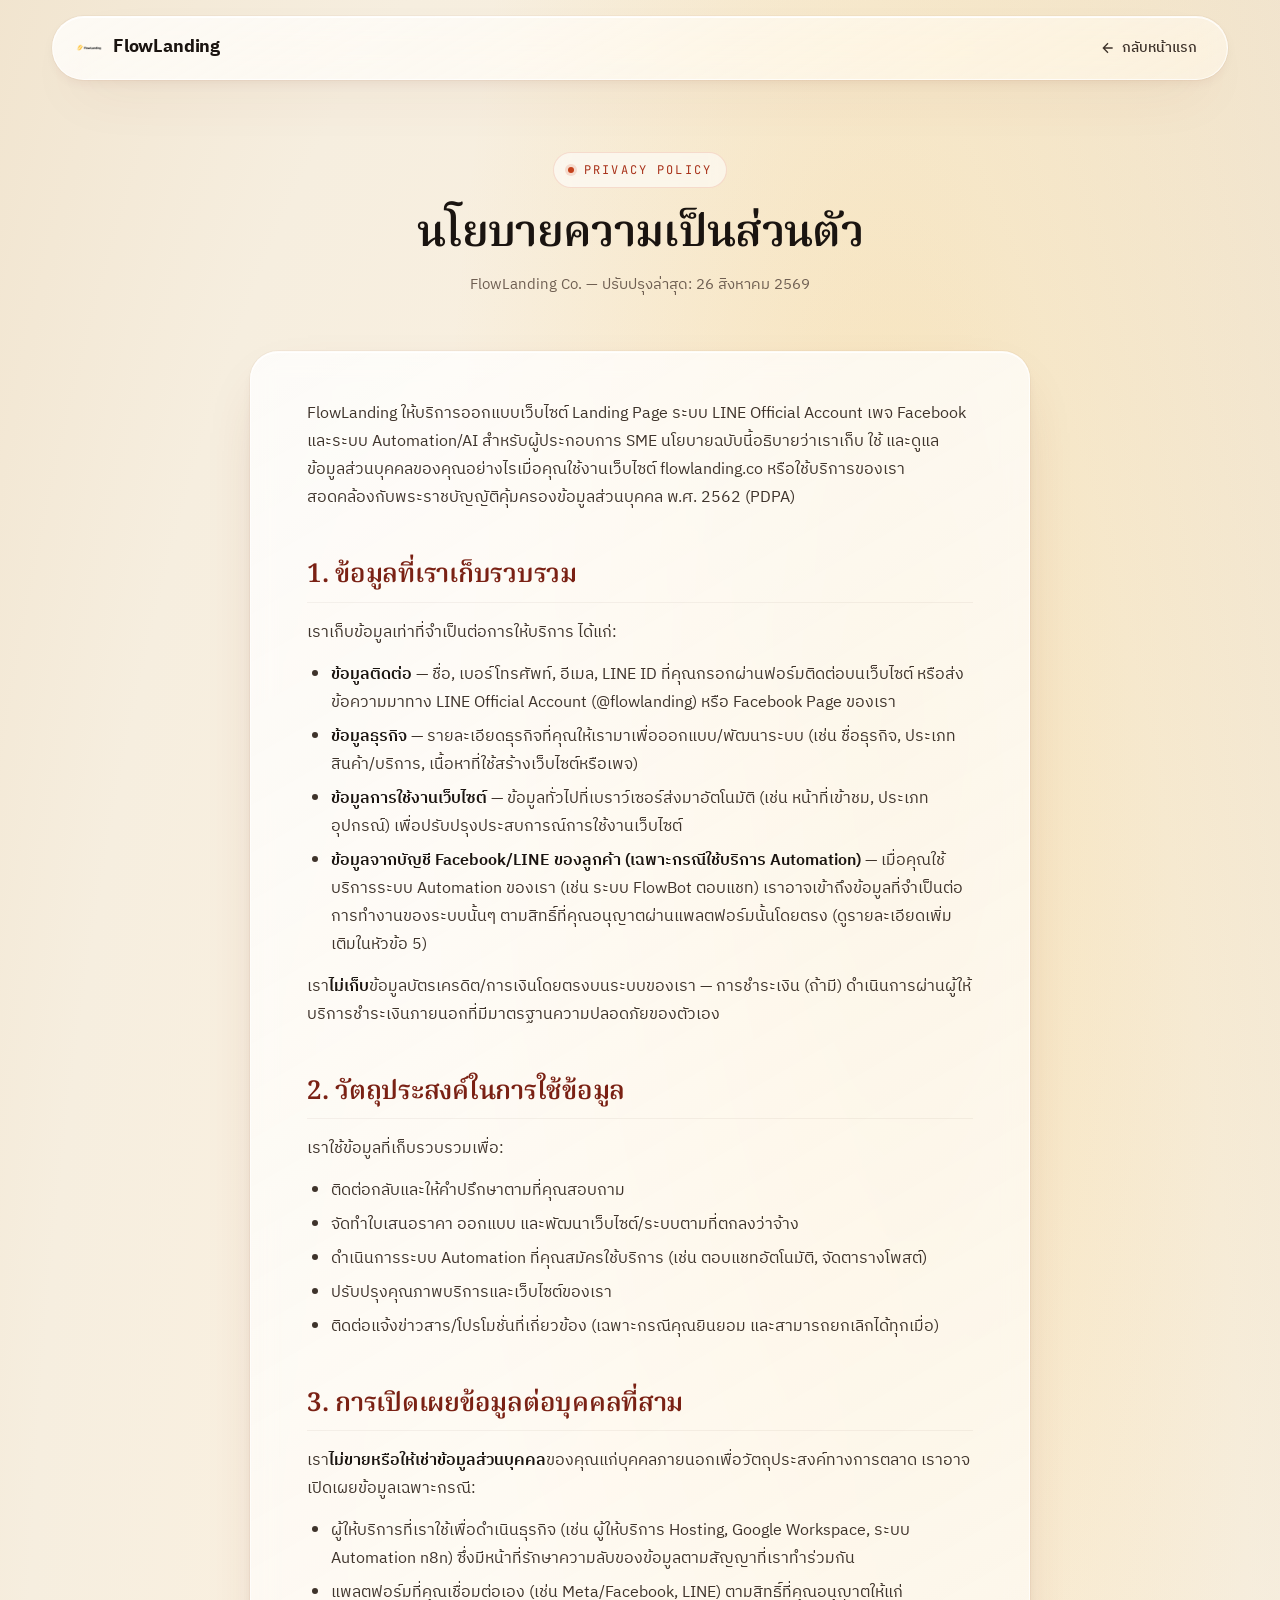
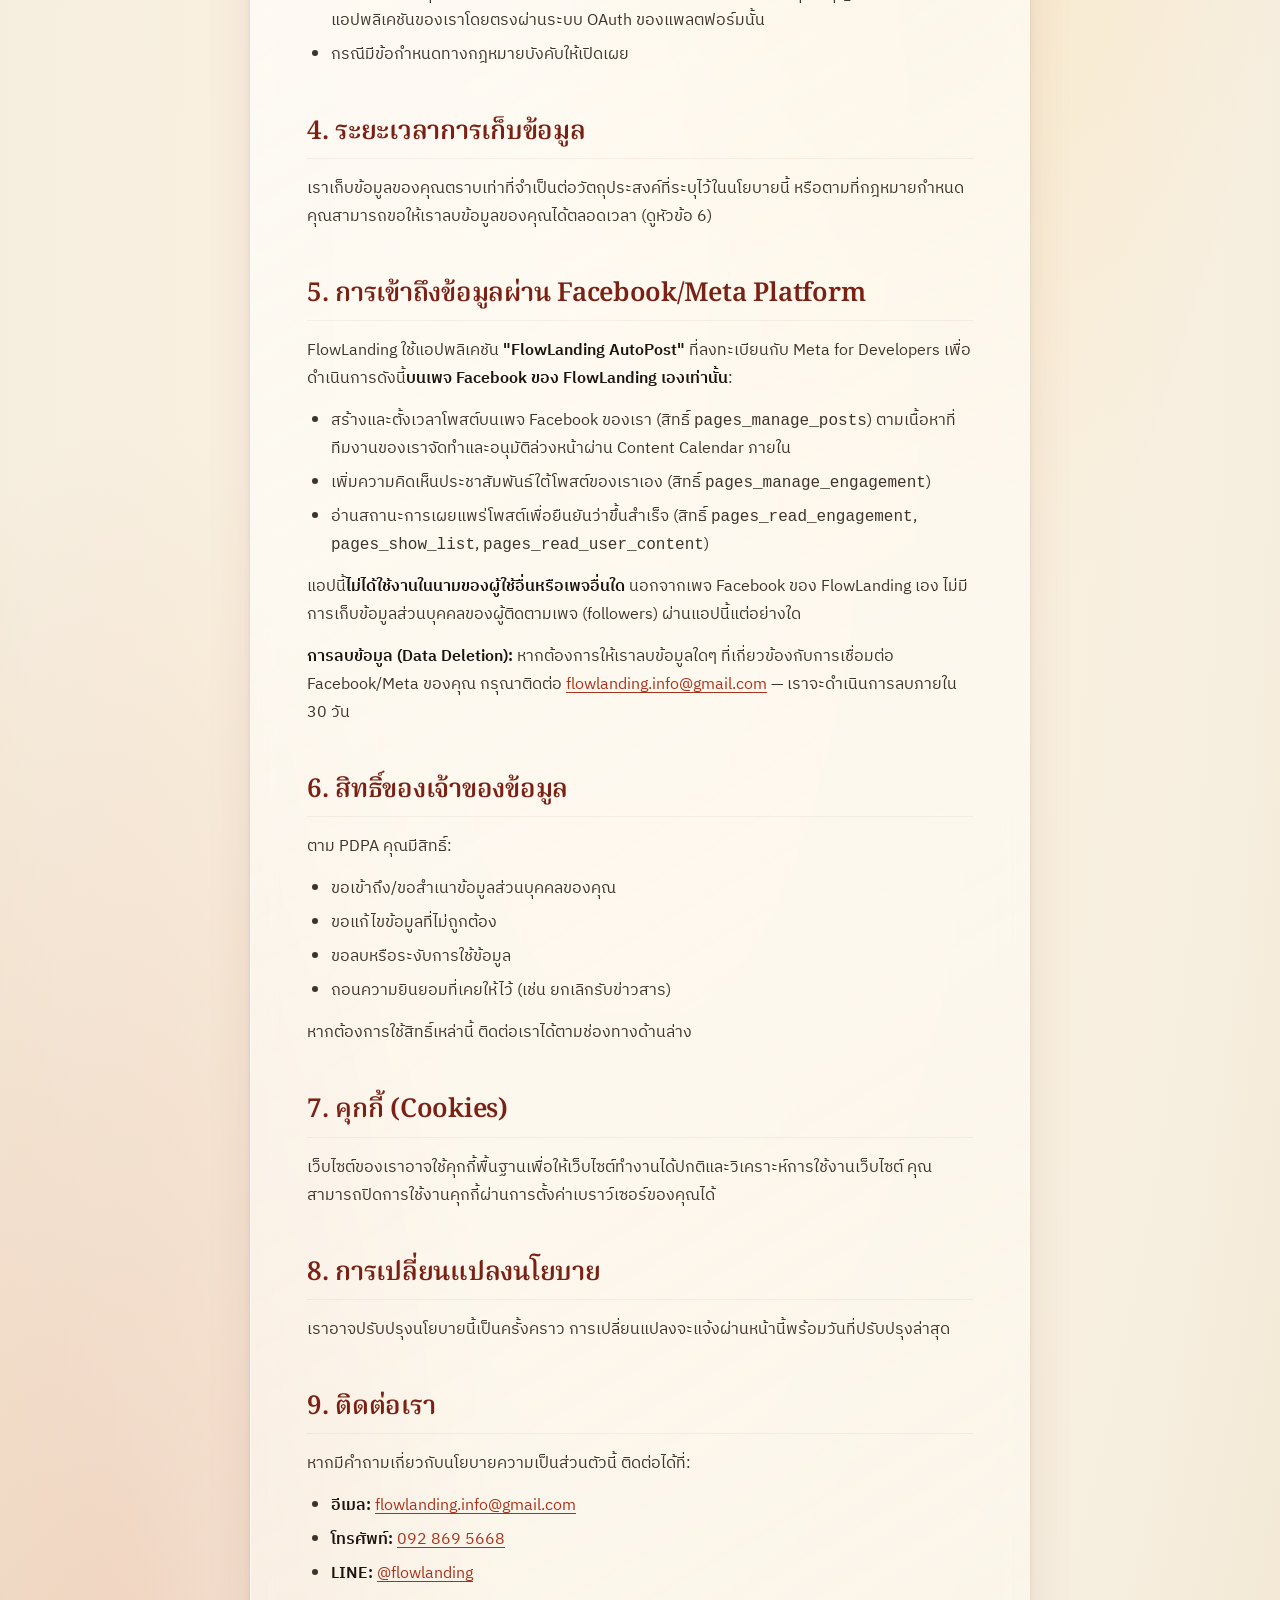
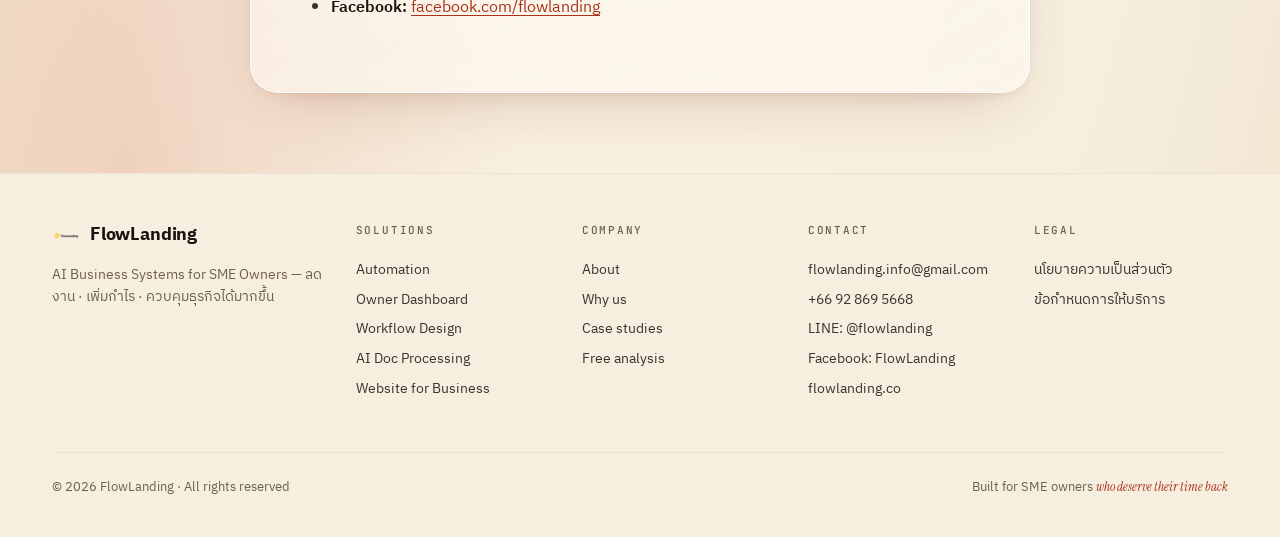
<file: privacy-policy/index.html>
<!doctype html>
<html lang="th">
<head>
<meta charset="utf-8" />
<title>นโยบายความเป็นส่วนตัว — FlowLanding</title>
<meta name="viewport" content="width=device-width,initial-scale=1" />
<meta name="description" content="นโยบายความเป็นส่วนตัวของ FlowLanding Co. สอดคล้องกับ PDPA พ.ร.บ.คุ้มครองข้อมูลส่วนบุคคล" />
<link rel="icon" href="../favicon.ico" />
<link rel="preconnect" href="https://fonts.googleapis.com" />
<link rel="preconnect" href="https://fonts.gstatic.com" crossorigin />
<link href="https://fonts.googleapis.com/css2?family=IBM+Plex+Sans+Thai:wght@300;400;500;600;700&family=Noto+Serif+Thai:wght@400;500;600;700&family=Instrument+Serif:ital@0;1&family=JetBrains+Mono:wght@400;500&display=swap" rel="stylesheet" />
<style>
  :root {
    --cream-0: #FBF6EE;
    --cream-1: #F6EEDF;
    --cream-2: #EFE3CE;
    --cream-3: #E6D5B8;
    --red-50:  #FBEAE3;
    --red-200: #EAB29C;
    --red-400: #D5613D;
    --red-500: #C5421C;
    --red-600: #A8321A;
    --red-700: #7A2114;
    --red-800: #4F1A12;
    --gold-300: #F6CE69;
    --gold-400: #F2B731;
    --gold-500: #DBA01D;
    --gold-600: #B07A12;
    --ink-900: #1A1410;
    --ink-700: #3E332B;
    --ink-500: #6F5F52;
    --ink-400: #8A7868;
    --ink-300: #B0A293;
    --line: rgba(64, 30, 18, 0.10);
    --line-soft: rgba(64, 30, 18, 0.05);
    --glass-bg: linear-gradient(150deg, rgba(255,255,255,0.78), rgba(255,251,243,0.50));
    --glass-border: 1px solid rgba(255,255,255,0.7);
    --glass-shadow:
      0 1px 0 rgba(255,255,255,0.9) inset,
      0 0 0 1px rgba(124, 50, 26, 0.04),
      0 24px 60px -28px rgba(124, 50, 26, 0.30),
      0 6px 18px -8px rgba(124, 50, 26, 0.14);
    --grad-warm: radial-gradient(60% 70% at 70% 20%, rgba(245,182,49,0.22), transparent 60%),
                 radial-gradient(50% 60% at 10% 90%, rgba(213,97,61,0.18), transparent 60%),
                 radial-gradient(80% 90% at 50% 50%, rgba(255,243,225,1) 0%, rgba(246,238,223,1) 60%, rgba(238,222,196,1) 100%);
    --radius-lg: 28px;
    --radius-md: 18px;
    --radius-sm: 12px;
  }

  * { box-sizing: border-box; }
  html, body { margin: 0; padding: 0; }
  body {
    font-family: "IBM Plex Sans Thai", "IBM Plex Sans", system-ui, sans-serif;
    color: var(--ink-900);
    background: var(--grad-warm);
    -webkit-font-smoothing: antialiased;
    text-rendering: optimizeLegibility;
    overflow-x: hidden;
    line-height: 1.55;
    min-height: 100vh;
  }
  ::selection { background: rgba(213,97,61,0.25); }

  .wrap { max-width: 1240px; margin: 0 auto; padding: 0 32px; position: relative; z-index: 1; }
  @media (max-width: 720px){ .wrap { padding: 0 22px; } }

  h1, h2, h3, h4 { font-family: "Noto Serif Thai", "Instrument Serif", serif; font-weight: 600; letter-spacing: -0.01em; line-height: 1.2; color: var(--ink-900); margin: 0; }

  /* NAV */
  nav.top {
    position: sticky; top: 16px; z-index: 50;
    margin: 16px auto 0;
    max-width: 1240px;
    padding: 0 32px;
  }
  .nav-inner {
    display: flex; align-items: center; justify-content: space-between;
    padding: 12px 14px 12px 22px;
    border-radius: 999px;
    background: linear-gradient(150deg, rgba(255,255,255,0.78), rgba(255,251,243,0.55));
    border: 1px solid rgba(255,255,255,0.7);
    box-shadow: var(--glass-shadow);
    backdrop-filter: blur(22px) saturate(140%);
  }
  .brand { display: flex; align-items: center; gap: 10px; font-weight: 700; font-size: 18px; letter-spacing: -0.01em; text-decoration: none; color: var(--ink-900); }
  .brand img { width: 28px; height: 28px; }
  .back-link {
    display: inline-flex; align-items: center; gap: 6px;
    color: var(--ink-700); text-decoration: none; font-size: 14px; font-weight: 500;
    padding: 8px 16px; border-radius: 999px; transition: background .2s;
  }
  .back-link:hover { background: rgba(255,255,255,0.6); color: var(--ink-900); }
  .back-link svg { width: 16px; height: 16px; }

  /* CONTENT */
  .legal-hero {
    text-align: center;
    padding: 72px 0 40px;
  }
  .legal-hero h1 {
    font-size: clamp(28px, 4vw, 44px);
    letter-spacing: -0.015em;
  }
  .legal-hero .subtitle {
    margin-top: 12px;
    font-size: 15px;
    color: var(--ink-500);
  }
  .eyebrow {
    display: inline-flex; align-items: center; gap: 10px;
    font-family: "JetBrains Mono", monospace;
    font-size: 12px; letter-spacing: 0.18em; text-transform: uppercase;
    color: var(--red-600);
    padding: 8px 14px;
    border-radius: 999px;
    background: rgba(255,255,255,0.55);
    border: 1px solid rgba(213,97,61,0.18);
    backdrop-filter: blur(8px);
    margin-bottom: 20px;
  }
  .eyebrow::before {
    content: ""; width: 6px; height: 6px; border-radius: 50%;
    background: var(--red-500); box-shadow: 0 0 0 3px rgba(213,97,61,0.18);
  }

  .legal-card {
    max-width: 780px;
    margin: 0 auto 80px;
    padding: 48px 56px 56px;
    border-radius: var(--radius-lg);
    background: var(--glass-bg);
    border: var(--glass-border);
    box-shadow: var(--glass-shadow);
    backdrop-filter: blur(12px);
  }
  @media (max-width: 720px) {
    .legal-card { padding: 32px 24px 40px; }
    .legal-hero { padding: 56px 0 32px; }
  }

  .legal-card h2 {
    font-size: clamp(20px, 2.4vw, 26px);
    margin: 48px 0 16px;
    padding-bottom: 10px;
    border-bottom: 1px solid var(--line-soft);
    color: var(--red-700);
  }
  .legal-card h2:first-child { margin-top: 0; }
  .legal-card h3 {
    font-size: 18px;
    margin: 28px 0 10px;
    color: var(--ink-700);
  }
  .legal-card p {
    margin: 0 0 14px;
    font-size: 16px;
    line-height: 1.75;
    color: var(--ink-700);
  }
  .legal-card ul, .legal-card ol {
    margin: 0 0 14px;
    padding-left: 24px;
  }
  .legal-card li {
    font-size: 16px;
    line-height: 1.75;
    color: var(--ink-700);
    margin-bottom: 6px;
  }
  .legal-card strong { color: var(--ink-900); font-weight: 600; }
  .legal-card a { color: var(--red-600); text-decoration: underline; text-underline-offset: 3px; }
  .legal-card a:hover { color: var(--red-500); }
  .legal-card hr {
    border: none;
    border-top: 1px solid var(--line);
    margin: 32px 0;
  }

  /* FOOTER */
  footer {
    padding: 48px 0 40px;
    background: var(--cream-1);
    border-top: 1px solid var(--line-soft);
  }
  .ft-grid { display: grid; grid-template-columns: 1.4fr 1fr 1fr 1fr 1fr; gap: 32px; }
  @media (max-width:880px){ .ft-grid { grid-template-columns: 1fr 1fr; } }
  @media (max-width:520px){ .ft-grid { grid-template-columns: 1fr; } }
  .ft-brand p { margin-top: 14px; color: var(--ink-500); font-size: 14px; max-width: 280px; }
  .ft-col h5 { font-family: "JetBrains Mono", monospace; font-size: 11px; letter-spacing: 0.16em; text-transform: uppercase; color: var(--ink-500); margin: 0 0 16px; font-weight: 500; }
  .ft-col a, .ft-col span { display: block; color: var(--ink-700); font-size: 14px; padding: 4px 0; text-decoration: none; }
  .ft-col a:hover { color: var(--red-600); }
  .ft-bottom { margin-top: 48px; padding-top: 24px; border-top: 1px solid var(--line-soft); display: flex; justify-content: space-between; align-items: center; flex-wrap: wrap; gap: 12px; }
  .ft-bottom .copy { font-size: 13px; color: var(--ink-500); }
  .ft-bottom .tag { font-size: 13px; color: var(--ink-500); }
  .ft-bottom .tag em { color: var(--red-600); font-style: italic; font-family: "Instrument Serif", serif; }
</style>
</head>
<body>

<nav class="top">
  <div class="nav-inner">
    <a class="brand" href="/">
      <img src="../assets/flowlanding-logo.png" alt="FlowLanding" />
      <span>FlowLanding</span>
    </a>
    <a class="back-link" href="/">
      <svg viewBox="0 0 24 24" fill="none" stroke="currentColor" stroke-width="2"><path d="M19 12H5M12 19l-7-7 7-7"/></svg>
      กลับหน้าแรก
    </a>
  </div>
</nav>

<div class="wrap">
  <div class="legal-hero">
    <span class="eyebrow">Privacy Policy</span>
    <h1>นโยบายความเป็นส่วนตัว</h1>
    <p class="subtitle">FlowLanding Co. — ปรับปรุงล่าสุด: 26 สิงหาคม 2569</p>
  </div>
</div>

<div class="wrap">
  <div class="legal-card">

    <p>FlowLanding ให้บริการออกแบบเว็บไซต์ Landing Page ระบบ LINE Official Account เพจ Facebook และระบบ Automation/AI สำหรับผู้ประกอบการ SME นโยบายฉบับนี้อธิบายว่าเราเก็บ ใช้ และดูแลข้อมูลส่วนบุคคลของคุณอย่างไรเมื่อคุณใช้งานเว็บไซต์ flowlanding.co หรือใช้บริการของเรา สอดคล้องกับพระราชบัญญัติคุ้มครองข้อมูลส่วนบุคคล พ.ศ. 2562 (PDPA)</p>

    <h2>1. ข้อมูลที่เราเก็บรวบรวม</h2>
    <p>เราเก็บข้อมูลเท่าที่จำเป็นต่อการให้บริการ ได้แก่:</p>
    <ul>
      <li><strong>ข้อมูลติดต่อ</strong> — ชื่อ, เบอร์โทรศัพท์, อีเมล, LINE ID ที่คุณกรอกผ่านฟอร์มติดต่อบนเว็บไซต์ หรือส่งข้อความมาทาง LINE Official Account (@flowlanding) หรือ Facebook Page ของเรา</li>
      <li><strong>ข้อมูลธุรกิจ</strong> — รายละเอียดธุรกิจที่คุณให้เรามาเพื่อออกแบบ/พัฒนาระบบ (เช่น ชื่อธุรกิจ, ประเภทสินค้า/บริการ, เนื้อหาที่ใช้สร้างเว็บไซต์หรือเพจ)</li>
      <li><strong>ข้อมูลการใช้งานเว็บไซต์</strong> — ข้อมูลทั่วไปที่เบราว์เซอร์ส่งมาอัตโนมัติ (เช่น หน้าที่เข้าชม, ประเภทอุปกรณ์) เพื่อปรับปรุงประสบการณ์การใช้งานเว็บไซต์</li>
      <li><strong>ข้อมูลจากบัญชี Facebook/LINE ของลูกค้า (เฉพาะกรณีใช้บริการ Automation)</strong> — เมื่อคุณใช้บริการระบบ Automation ของเรา (เช่น ระบบ FlowBot ตอบแชท) เราอาจเข้าถึงข้อมูลที่จำเป็นต่อการทำงานของระบบนั้นๆ ตามสิทธิ์ที่คุณอนุญาตผ่านแพลตฟอร์มนั้นโดยตรง (ดูรายละเอียดเพิ่มเติมในหัวข้อ 5)</li>
    </ul>
    <p>เรา<strong>ไม่เก็บ</strong>ข้อมูลบัตรเครดิต/การเงินโดยตรงบนระบบของเรา — การชำระเงิน (ถ้ามี) ดำเนินการผ่านผู้ให้บริการชำระเงินภายนอกที่มีมาตรฐานความปลอดภัยของตัวเอง</p>

    <h2>2. วัตถุประสงค์ในการใช้ข้อมูล</h2>
    <p>เราใช้ข้อมูลที่เก็บรวบรวมเพื่อ:</p>
    <ul>
      <li>ติดต่อกลับและให้คำปรึกษาตามที่คุณสอบถาม</li>
      <li>จัดทำใบเสนอราคา ออกแบบ และพัฒนาเว็บไซต์/ระบบตามที่ตกลงว่าจ้าง</li>
      <li>ดำเนินการระบบ Automation ที่คุณสมัครใช้บริการ (เช่น ตอบแชทอัตโนมัติ, จัดตารางโพสต์)</li>
      <li>ปรับปรุงคุณภาพบริการและเว็บไซต์ของเรา</li>
      <li>ติดต่อแจ้งข่าวสาร/โปรโมชั่นที่เกี่ยวข้อง (เฉพาะกรณีคุณยินยอม และสามารถยกเลิกได้ทุกเมื่อ)</li>
    </ul>

    <h2>3. การเปิดเผยข้อมูลต่อบุคคลที่สาม</h2>
    <p>เรา<strong>ไม่ขายหรือให้เช่าข้อมูลส่วนบุคคล</strong>ของคุณแก่บุคคลภายนอกเพื่อวัตถุประสงค์ทางการตลาด เราอาจเปิดเผยข้อมูลเฉพาะกรณี:</p>
    <ul>
      <li>ผู้ให้บริการที่เราใช้เพื่อดำเนินธุรกิจ (เช่น ผู้ให้บริการ Hosting, Google Workspace, ระบบ Automation n8n) ซึ่งมีหน้าที่รักษาความลับของข้อมูลตามสัญญาที่เราทำร่วมกัน</li>
      <li>แพลตฟอร์มที่คุณเชื่อมต่อเอง (เช่น Meta/Facebook, LINE) ตามสิทธิ์ที่คุณอนุญาตให้แก่แอปพลิเคชันของเราโดยตรงผ่านระบบ OAuth ของแพลตฟอร์มนั้น</li>
      <li>กรณีมีข้อกำหนดทางกฎหมายบังคับให้เปิดเผย</li>
    </ul>

    <h2>4. ระยะเวลาการเก็บข้อมูล</h2>
    <p>เราเก็บข้อมูลของคุณตราบเท่าที่จำเป็นต่อวัตถุประสงค์ที่ระบุไว้ในนโยบายนี้ หรือตามที่กฎหมายกำหนด คุณสามารถขอให้เราลบข้อมูลของคุณได้ตลอดเวลา (ดูหัวข้อ 6)</p>

    <h2 id="data-deletion">5. การเข้าถึงข้อมูลผ่าน Facebook/Meta Platform</h2>
    <p>FlowLanding ใช้แอปพลิเคชัน <strong>"FlowLanding AutoPost"</strong> ที่ลงทะเบียนกับ Meta for Developers เพื่อดำเนินการดังนี้<strong>บนเพจ Facebook ของ FlowLanding เองเท่านั้น</strong>:</p>
    <ul>
      <li>สร้างและตั้งเวลาโพสต์บนเพจ Facebook ของเรา (สิทธิ์ <code>pages_manage_posts</code>) ตามเนื้อหาที่ทีมงานของเราจัดทำและอนุมัติล่วงหน้าผ่าน Content Calendar ภายใน</li>
      <li>เพิ่มความคิดเห็นประชาสัมพันธ์ใต้โพสต์ของเราเอง (สิทธิ์ <code>pages_manage_engagement</code>)</li>
      <li>อ่านสถานะการเผยแพร่โพสต์เพื่อยืนยันว่าขึ้นสำเร็จ (สิทธิ์ <code>pages_read_engagement</code>, <code>pages_show_list</code>, <code>pages_read_user_content</code>)</li>
    </ul>
    <p>แอปนี้<strong>ไม่ได้ใช้งานในนามของผู้ใช้อื่นหรือเพจอื่นใด</strong> นอกจากเพจ Facebook ของ FlowLanding เอง ไม่มีการเก็บข้อมูลส่วนบุคคลของผู้ติดตามเพจ (followers) ผ่านแอปนี้แต่อย่างใด</p>
    <p><strong>การลบข้อมูล (Data Deletion):</strong> หากต้องการให้เราลบข้อมูลใดๆ ที่เกี่ยวข้องกับการเชื่อมต่อ Facebook/Meta ของคุณ กรุณาติดต่อ <a href="mailto:flowlanding.info@gmail.com">flowlanding.info@gmail.com</a> — เราจะดำเนินการลบภายใน 30 วัน</p>

    <h2>6. สิทธิ์ของเจ้าของข้อมูล</h2>
    <p>ตาม PDPA คุณมีสิทธิ์:</p>
    <ul>
      <li>ขอเข้าถึง/ขอสำเนาข้อมูลส่วนบุคคลของคุณ</li>
      <li>ขอแก้ไขข้อมูลที่ไม่ถูกต้อง</li>
      <li>ขอลบหรือระงับการใช้ข้อมูล</li>
      <li>ถอนความยินยอมที่เคยให้ไว้ (เช่น ยกเลิกรับข่าวสาร)</li>
    </ul>
    <p>หากต้องการใช้สิทธิ์เหล่านี้ ติดต่อเราได้ตามช่องทางด้านล่าง</p>

    <h2>7. คุกกี้ (Cookies)</h2>
    <p>เว็บไซต์ของเราอาจใช้คุกกี้พื้นฐานเพื่อให้เว็บไซต์ทำงานได้ปกติและวิเคราะห์การใช้งานเว็บไซต์ คุณสามารถปิดการใช้งานคุกกี้ผ่านการตั้งค่าเบราว์เซอร์ของคุณได้</p>

    <h2>8. การเปลี่ยนแปลงนโยบาย</h2>
    <p>เราอาจปรับปรุงนโยบายนี้เป็นครั้งคราว การเปลี่ยนแปลงจะแจ้งผ่านหน้านี้พร้อมวันที่ปรับปรุงล่าสุด</p>

    <h2>9. ติดต่อเรา</h2>
    <p>หากมีคำถามเกี่ยวกับนโยบายความเป็นส่วนตัวนี้ ติดต่อได้ที่:</p>
    <ul>
      <li><strong>อีเมล:</strong> <a href="mailto:flowlanding.info@gmail.com">flowlanding.info@gmail.com</a></li>
      <li><strong>โทรศัพท์:</strong> <a href="tel:0928695668">092 869 5668</a></li>
      <li><strong>LINE:</strong> <a href="https://line.me/R/ti/p/@flowlanding">@flowlanding</a></li>
      <li><strong>Facebook:</strong> <a href="https://facebook.com/flowlanding">facebook.com/flowlanding</a></li>
    </ul>

  </div>
</div>

<footer>
  <div class="wrap">
    <div class="ft-grid">
      <div class="ft-brand">
        <a class="brand" href="/"><img src="../assets/flowlanding-logo.png" alt="" /><span>FlowLanding</span></a>
        <p>AI Business Systems for SME Owners — ลดงาน · เพิ่มกำไร · ควบคุมธุรกิจได้มากขึ้น</p>
      </div>
      <div class="ft-col">
        <h5>Solutions</h5>
        <a href="/#solution">Automation</a>
        <a href="/#solution">Owner Dashboard</a>
        <a href="/#solution">Workflow Design</a>
        <a href="/#use-cases">AI Doc Processing</a>
        <a href="/service/website">Website for Business</a>
      </div>
      <div class="ft-col">
        <h5>Company</h5>
        <a href="/#about">About</a>
        <a href="/#why">Why us</a>
        <a href="/#use-cases">Case studies</a>
        <a href="/#cta">Free analysis</a>
      </div>
      <div class="ft-col">
        <h5>Contact</h5>
        <a href="mailto:flowlanding.info@gmail.com">flowlanding.info@gmail.com</a>
        <a href="tel:+66928695668">+66 92 869 5668</a>
        <a href="https://line.me/R/ti/p/@flowlanding">LINE: @flowlanding</a>
        <a href="https://www.facebook.com/flowlanding" target="_blank" rel="noopener">Facebook: FlowLanding</a>
        <span>flowlanding.co</span>
      </div>
      <div class="ft-col">
        <h5>Legal</h5>
        <a href="/privacy-policy">นโยบายความเป็นส่วนตัว</a>
        <a href="/terms">ข้อกำหนดการให้บริการ</a>
      </div>
    </div>
    <div class="ft-bottom">
      <div class="copy">&copy; 2026 FlowLanding &middot; All rights reserved</div>
      <div class="tag">Built for SME owners <em>who deserve their time back</em></div>
    </div>
  </div>
</footer>

</body>
</html>
</file>
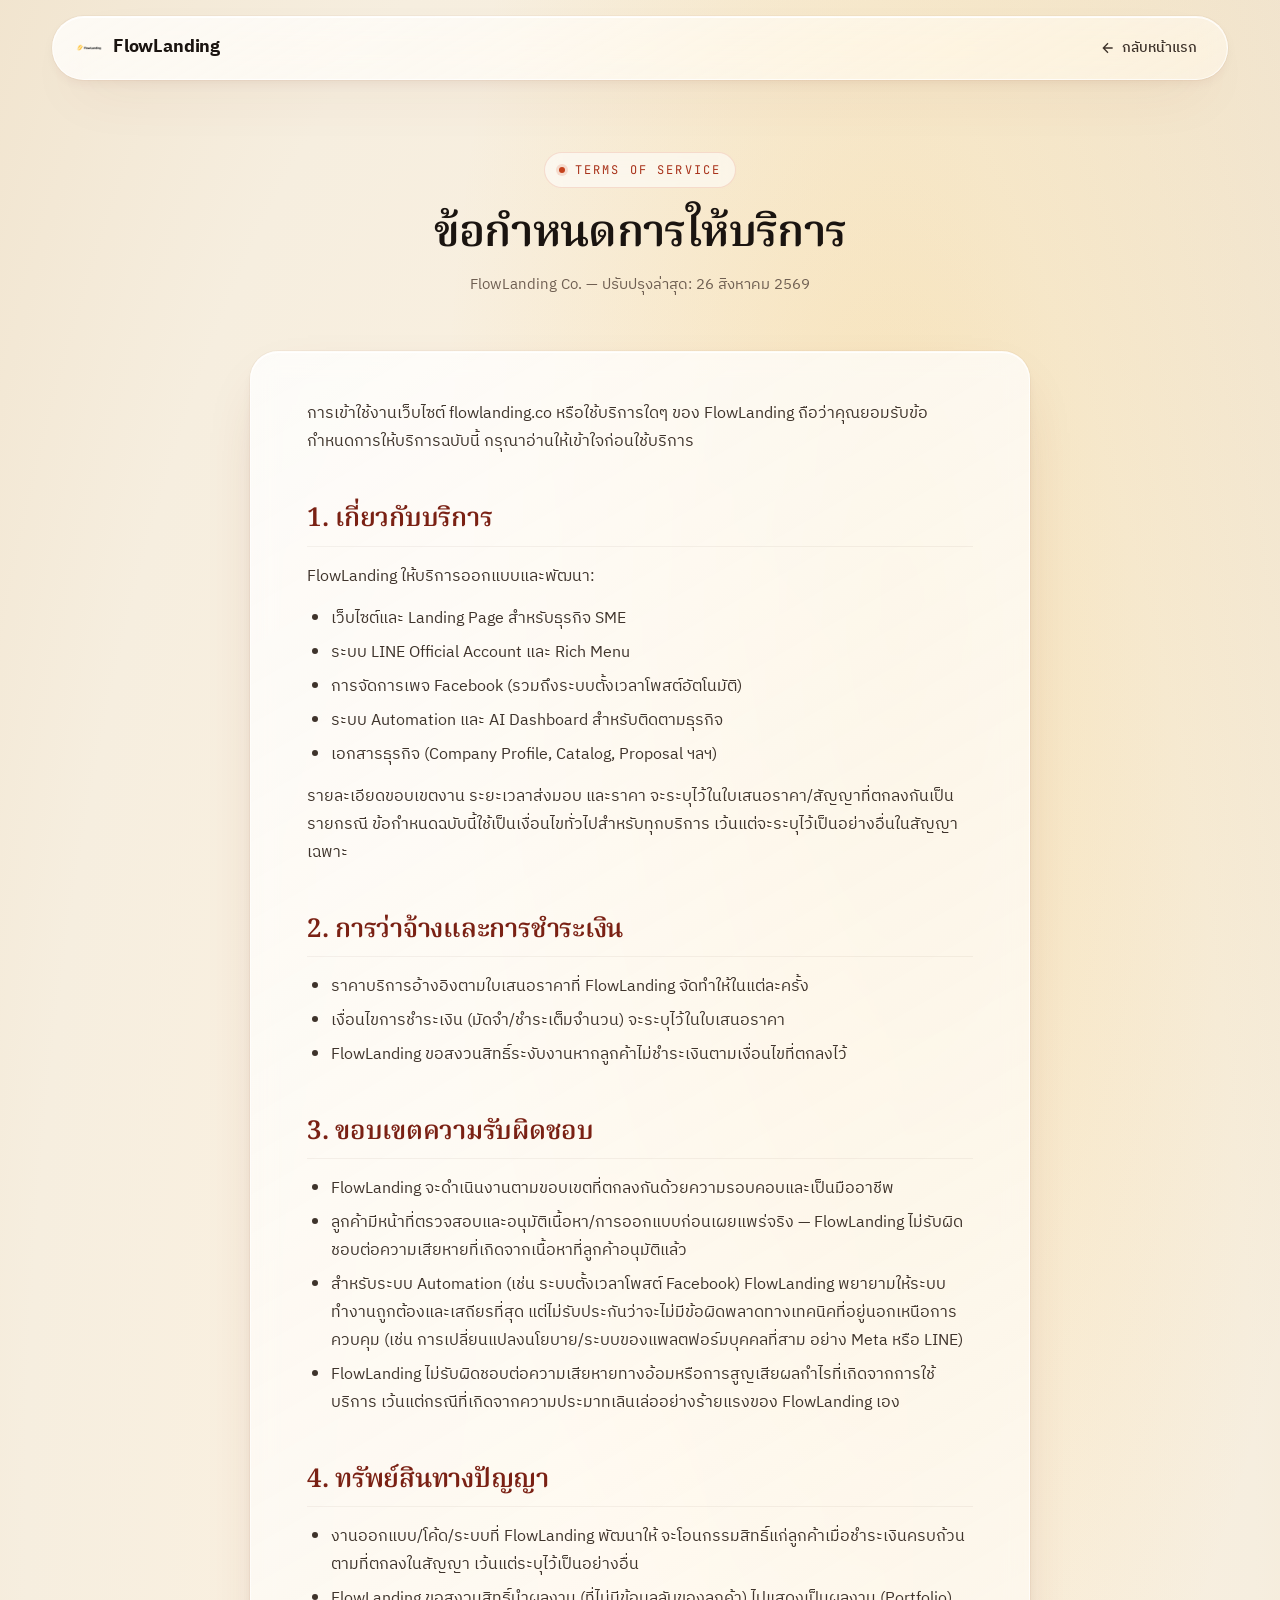
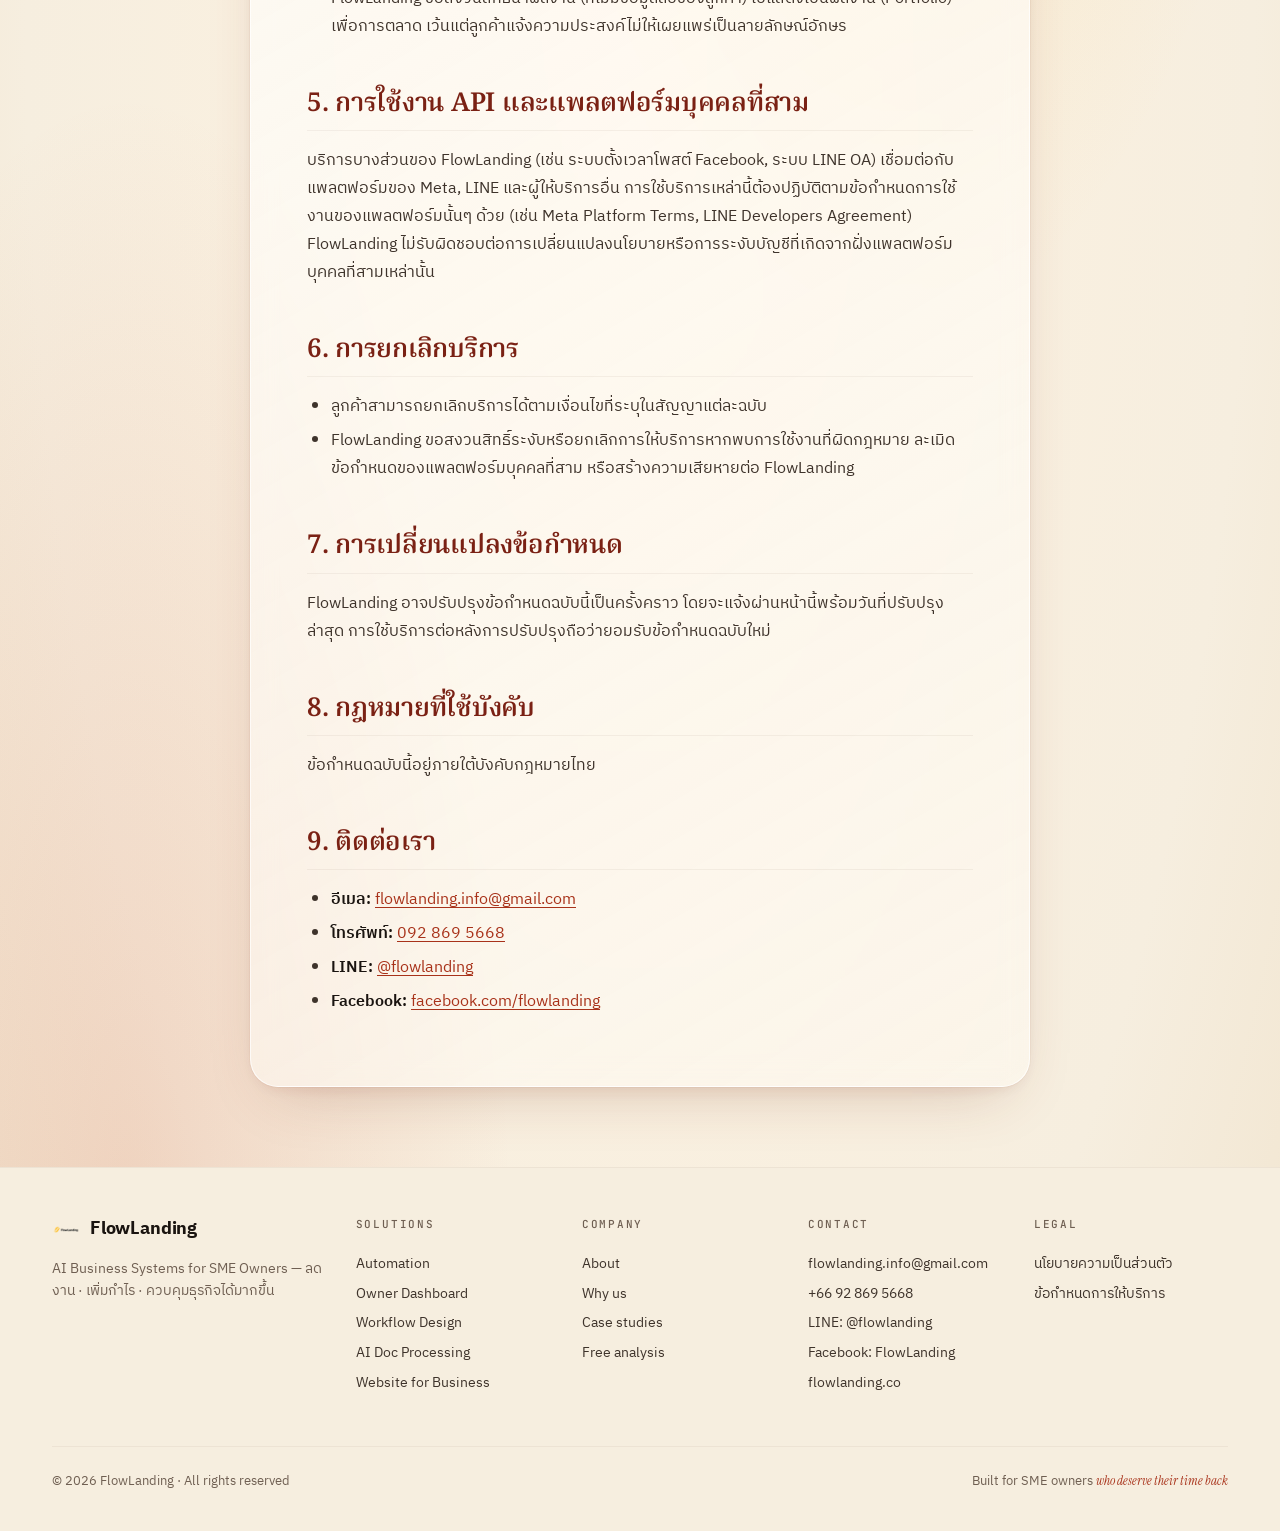
<file: terms/index.html>
<!doctype html>
<html lang="th">
<head>
<meta charset="utf-8" />
<title>ข้อกำหนดการให้บริการ — FlowLanding</title>
<meta name="viewport" content="width=device-width,initial-scale=1" />
<meta name="description" content="ข้อกำหนดการให้บริการของ FlowLanding Co. เงื่อนไขการใช้บริการออกแบบเว็บไซต์ Automation และ AI สำหรับ SME" />
<link rel="icon" href="../favicon.ico" />
<link rel="preconnect" href="https://fonts.googleapis.com" />
<link rel="preconnect" href="https://fonts.gstatic.com" crossorigin />
<link href="https://fonts.googleapis.com/css2?family=IBM+Plex+Sans+Thai:wght@300;400;500;600;700&family=Noto+Serif+Thai:wght@400;500;600;700&family=Instrument+Serif:ital@0;1&family=JetBrains+Mono:wght@400;500&display=swap" rel="stylesheet" />
<style>
  :root {
    --cream-0: #FBF6EE;
    --cream-1: #F6EEDF;
    --cream-2: #EFE3CE;
    --cream-3: #E6D5B8;
    --red-50:  #FBEAE3;
    --red-200: #EAB29C;
    --red-400: #D5613D;
    --red-500: #C5421C;
    --red-600: #A8321A;
    --red-700: #7A2114;
    --red-800: #4F1A12;
    --gold-300: #F6CE69;
    --gold-400: #F2B731;
    --gold-500: #DBA01D;
    --gold-600: #B07A12;
    --ink-900: #1A1410;
    --ink-700: #3E332B;
    --ink-500: #6F5F52;
    --ink-400: #8A7868;
    --ink-300: #B0A293;
    --line: rgba(64, 30, 18, 0.10);
    --line-soft: rgba(64, 30, 18, 0.05);
    --glass-bg: linear-gradient(150deg, rgba(255,255,255,0.78), rgba(255,251,243,0.50));
    --glass-border: 1px solid rgba(255,255,255,0.7);
    --glass-shadow:
      0 1px 0 rgba(255,255,255,0.9) inset,
      0 0 0 1px rgba(124, 50, 26, 0.04),
      0 24px 60px -28px rgba(124, 50, 26, 0.30),
      0 6px 18px -8px rgba(124, 50, 26, 0.14);
    --grad-warm: radial-gradient(60% 70% at 70% 20%, rgba(245,182,49,0.22), transparent 60%),
                 radial-gradient(50% 60% at 10% 90%, rgba(213,97,61,0.18), transparent 60%),
                 radial-gradient(80% 90% at 50% 50%, rgba(255,243,225,1) 0%, rgba(246,238,223,1) 60%, rgba(238,222,196,1) 100%);
    --radius-lg: 28px;
    --radius-md: 18px;
    --radius-sm: 12px;
  }

  * { box-sizing: border-box; }
  html, body { margin: 0; padding: 0; }
  body {
    font-family: "IBM Plex Sans Thai", "IBM Plex Sans", system-ui, sans-serif;
    color: var(--ink-900);
    background: var(--grad-warm);
    -webkit-font-smoothing: antialiased;
    text-rendering: optimizeLegibility;
    overflow-x: hidden;
    line-height: 1.55;
    min-height: 100vh;
  }
  ::selection { background: rgba(213,97,61,0.25); }

  .wrap { max-width: 1240px; margin: 0 auto; padding: 0 32px; position: relative; z-index: 1; }
  @media (max-width: 720px){ .wrap { padding: 0 22px; } }

  h1, h2, h3, h4 { font-family: "Noto Serif Thai", "Instrument Serif", serif; font-weight: 600; letter-spacing: -0.01em; line-height: 1.2; color: var(--ink-900); margin: 0; }

  /* NAV */
  nav.top {
    position: sticky; top: 16px; z-index: 50;
    margin: 16px auto 0;
    max-width: 1240px;
    padding: 0 32px;
  }
  .nav-inner {
    display: flex; align-items: center; justify-content: space-between;
    padding: 12px 14px 12px 22px;
    border-radius: 999px;
    background: linear-gradient(150deg, rgba(255,255,255,0.78), rgba(255,251,243,0.55));
    border: 1px solid rgba(255,255,255,0.7);
    box-shadow: var(--glass-shadow);
    backdrop-filter: blur(22px) saturate(140%);
  }
  .brand { display: flex; align-items: center; gap: 10px; font-weight: 700; font-size: 18px; letter-spacing: -0.01em; text-decoration: none; color: var(--ink-900); }
  .brand img { width: 28px; height: 28px; }
  .back-link {
    display: inline-flex; align-items: center; gap: 6px;
    color: var(--ink-700); text-decoration: none; font-size: 14px; font-weight: 500;
    padding: 8px 16px; border-radius: 999px; transition: background .2s;
  }
  .back-link:hover { background: rgba(255,255,255,0.6); color: var(--ink-900); }
  .back-link svg { width: 16px; height: 16px; }

  /* CONTENT */
  .legal-hero {
    text-align: center;
    padding: 72px 0 40px;
  }
  .legal-hero h1 {
    font-size: clamp(28px, 4vw, 44px);
    letter-spacing: -0.015em;
  }
  .legal-hero .subtitle {
    margin-top: 12px;
    font-size: 15px;
    color: var(--ink-500);
  }
  .eyebrow {
    display: inline-flex; align-items: center; gap: 10px;
    font-family: "JetBrains Mono", monospace;
    font-size: 12px; letter-spacing: 0.18em; text-transform: uppercase;
    color: var(--red-600);
    padding: 8px 14px;
    border-radius: 999px;
    background: rgba(255,255,255,0.55);
    border: 1px solid rgba(213,97,61,0.18);
    backdrop-filter: blur(8px);
    margin-bottom: 20px;
  }
  .eyebrow::before {
    content: ""; width: 6px; height: 6px; border-radius: 50%;
    background: var(--red-500); box-shadow: 0 0 0 3px rgba(213,97,61,0.18);
  }

  .legal-card {
    max-width: 780px;
    margin: 0 auto 80px;
    padding: 48px 56px 56px;
    border-radius: var(--radius-lg);
    background: var(--glass-bg);
    border: var(--glass-border);
    box-shadow: var(--glass-shadow);
    backdrop-filter: blur(12px);
  }
  @media (max-width: 720px) {
    .legal-card { padding: 32px 24px 40px; }
    .legal-hero { padding: 56px 0 32px; }
  }

  .legal-card h2 {
    font-size: clamp(20px, 2.4vw, 26px);
    margin: 48px 0 16px;
    padding-bottom: 10px;
    border-bottom: 1px solid var(--line-soft);
    color: var(--red-700);
  }
  .legal-card h2:first-child { margin-top: 0; }
  .legal-card h3 {
    font-size: 18px;
    margin: 28px 0 10px;
    color: var(--ink-700);
  }
  .legal-card p {
    margin: 0 0 14px;
    font-size: 16px;
    line-height: 1.75;
    color: var(--ink-700);
  }
  .legal-card ul, .legal-card ol {
    margin: 0 0 14px;
    padding-left: 24px;
  }
  .legal-card li {
    font-size: 16px;
    line-height: 1.75;
    color: var(--ink-700);
    margin-bottom: 6px;
  }
  .legal-card strong { color: var(--ink-900); font-weight: 600; }
  .legal-card a { color: var(--red-600); text-decoration: underline; text-underline-offset: 3px; }
  .legal-card a:hover { color: var(--red-500); }
  .legal-card hr {
    border: none;
    border-top: 1px solid var(--line);
    margin: 32px 0;
  }

  /* FOOTER */
  footer {
    padding: 48px 0 40px;
    background: var(--cream-1);
    border-top: 1px solid var(--line-soft);
  }
  .ft-grid { display: grid; grid-template-columns: 1.4fr 1fr 1fr 1fr 1fr; gap: 32px; }
  @media (max-width:880px){ .ft-grid { grid-template-columns: 1fr 1fr; } }
  @media (max-width:520px){ .ft-grid { grid-template-columns: 1fr; } }
  .ft-brand p { margin-top: 14px; color: var(--ink-500); font-size: 14px; max-width: 280px; }
  .ft-col h5 { font-family: "JetBrains Mono", monospace; font-size: 11px; letter-spacing: 0.16em; text-transform: uppercase; color: var(--ink-500); margin: 0 0 16px; font-weight: 500; }
  .ft-col a, .ft-col span { display: block; color: var(--ink-700); font-size: 14px; padding: 4px 0; text-decoration: none; }
  .ft-col a:hover { color: var(--red-600); }
  .ft-bottom { margin-top: 48px; padding-top: 24px; border-top: 1px solid var(--line-soft); display: flex; justify-content: space-between; align-items: center; flex-wrap: wrap; gap: 12px; }
  .ft-bottom .copy { font-size: 13px; color: var(--ink-500); }
  .ft-bottom .tag { font-size: 13px; color: var(--ink-500); }
  .ft-bottom .tag em { color: var(--red-600); font-style: italic; font-family: "Instrument Serif", serif; }
</style>
</head>
<body>

<nav class="top">
  <div class="nav-inner">
    <a class="brand" href="/">
      <img src="../assets/flowlanding-logo.png" alt="FlowLanding" />
      <span>FlowLanding</span>
    </a>
    <a class="back-link" href="/">
      <svg viewBox="0 0 24 24" fill="none" stroke="currentColor" stroke-width="2"><path d="M19 12H5M12 19l-7-7 7-7"/></svg>
      กลับหน้าแรก
    </a>
  </div>
</nav>

<div class="wrap">
  <div class="legal-hero">
    <span class="eyebrow">Terms of Service</span>
    <h1>ข้อกำหนดการให้บริการ</h1>
    <p class="subtitle">FlowLanding Co. — ปรับปรุงล่าสุด: 26 สิงหาคม 2569</p>
  </div>
</div>

<div class="wrap">
  <div class="legal-card">

    <p>การเข้าใช้งานเว็บไซต์ flowlanding.co หรือใช้บริการใดๆ ของ FlowLanding ถือว่าคุณยอมรับข้อกำหนดการให้บริการฉบับนี้ กรุณาอ่านให้เข้าใจก่อนใช้บริการ</p>

    <h2>1. เกี่ยวกับบริการ</h2>
    <p>FlowLanding ให้บริการออกแบบและพัฒนา:</p>
    <ul>
      <li>เว็บไซต์และ Landing Page สำหรับธุรกิจ SME</li>
      <li>ระบบ LINE Official Account และ Rich Menu</li>
      <li>การจัดการเพจ Facebook (รวมถึงระบบตั้งเวลาโพสต์อัตโนมัติ)</li>
      <li>ระบบ Automation และ AI Dashboard สำหรับติดตามธุรกิจ</li>
      <li>เอกสารธุรกิจ (Company Profile, Catalog, Proposal ฯลฯ)</li>
    </ul>
    <p>รายละเอียดขอบเขตงาน ระยะเวลาส่งมอบ และราคา จะระบุไว้ในใบเสนอราคา/สัญญาที่ตกลงกันเป็นรายกรณี ข้อกำหนดฉบับนี้ใช้เป็นเงื่อนไขทั่วไปสำหรับทุกบริการ เว้นแต่จะระบุไว้เป็นอย่างอื่นในสัญญาเฉพาะ</p>

    <h2>2. การว่าจ้างและการชำระเงิน</h2>
    <ul>
      <li>ราคาบริการอ้างอิงตามใบเสนอราคาที่ FlowLanding จัดทำให้ในแต่ละครั้ง</li>
      <li>เงื่อนไขการชำระเงิน (มัดจำ/ชำระเต็มจำนวน) จะระบุไว้ในใบเสนอราคา</li>
      <li>FlowLanding ขอสงวนสิทธิ์ระงับงานหากลูกค้าไม่ชำระเงินตามเงื่อนไขที่ตกลงไว้</li>
    </ul>

    <h2>3. ขอบเขตความรับผิดชอบ</h2>
    <ul>
      <li>FlowLanding จะดำเนินงานตามขอบเขตที่ตกลงกันด้วยความรอบคอบและเป็นมืออาชีพ</li>
      <li>ลูกค้ามีหน้าที่ตรวจสอบและอนุมัติเนื้อหา/การออกแบบก่อนเผยแพร่จริง — FlowLanding ไม่รับผิดชอบต่อความเสียหายที่เกิดจากเนื้อหาที่ลูกค้าอนุมัติแล้ว</li>
      <li>สำหรับระบบ Automation (เช่น ระบบตั้งเวลาโพสต์ Facebook) FlowLanding พยายามให้ระบบทำงานถูกต้องและเสถียรที่สุด แต่ไม่รับประกันว่าจะไม่มีข้อผิดพลาดทางเทคนิคที่อยู่นอกเหนือการควบคุม (เช่น การเปลี่ยนแปลงนโยบาย/ระบบของแพลตฟอร์มบุคคลที่สาม อย่าง Meta หรือ LINE)</li>
      <li>FlowLanding ไม่รับผิดชอบต่อความเสียหายทางอ้อมหรือการสูญเสียผลกำไรที่เกิดจากการใช้บริการ เว้นแต่กรณีที่เกิดจากความประมาทเลินเล่ออย่างร้ายแรงของ FlowLanding เอง</li>
    </ul>

    <h2>4. ทรัพย์สินทางปัญญา</h2>
    <ul>
      <li>งานออกแบบ/โค้ด/ระบบที่ FlowLanding พัฒนาให้ จะโอนกรรมสิทธิ์แก่ลูกค้าเมื่อชำระเงินครบถ้วนตามที่ตกลงในสัญญา เว้นแต่ระบุไว้เป็นอย่างอื่น</li>
      <li>FlowLanding ขอสงวนสิทธิ์นำผลงาน (ที่ไม่มีข้อมูลลับของลูกค้า) ไปแสดงเป็นผลงาน (Portfolio) เพื่อการตลาด เว้นแต่ลูกค้าแจ้งความประสงค์ไม่ให้เผยแพร่เป็นลายลักษณ์อักษร</li>
    </ul>

    <h2>5. การใช้งาน API และแพลตฟอร์มบุคคลที่สาม</h2>
    <p>บริการบางส่วนของ FlowLanding (เช่น ระบบตั้งเวลาโพสต์ Facebook, ระบบ LINE OA) เชื่อมต่อกับแพลตฟอร์มของ Meta, LINE และผู้ให้บริการอื่น การใช้บริการเหล่านี้ต้องปฏิบัติตามข้อกำหนดการใช้งานของแพลตฟอร์มนั้นๆ ด้วย (เช่น Meta Platform Terms, LINE Developers Agreement) FlowLanding ไม่รับผิดชอบต่อการเปลี่ยนแปลงนโยบายหรือการระงับบัญชีที่เกิดจากฝั่งแพลตฟอร์มบุคคลที่สามเหล่านั้น</p>

    <h2>6. การยกเลิกบริการ</h2>
    <ul>
      <li>ลูกค้าสามารถยกเลิกบริการได้ตามเงื่อนไขที่ระบุในสัญญาแต่ละฉบับ</li>
      <li>FlowLanding ขอสงวนสิทธิ์ระงับหรือยกเลิกการให้บริการหากพบการใช้งานที่ผิดกฎหมาย ละเมิดข้อกำหนดของแพลตฟอร์มบุคคลที่สาม หรือสร้างความเสียหายต่อ FlowLanding</li>
    </ul>

    <h2>7. การเปลี่ยนแปลงข้อกำหนด</h2>
    <p>FlowLanding อาจปรับปรุงข้อกำหนดฉบับนี้เป็นครั้งคราว โดยจะแจ้งผ่านหน้านี้พร้อมวันที่ปรับปรุงล่าสุด การใช้บริการต่อหลังการปรับปรุงถือว่ายอมรับข้อกำหนดฉบับใหม่</p>

    <h2>8. กฎหมายที่ใช้บังคับ</h2>
    <p>ข้อกำหนดฉบับนี้อยู่ภายใต้บังคับกฎหมายไทย</p>

    <h2>9. ติดต่อเรา</h2>
    <ul>
      <li><strong>อีเมล:</strong> <a href="mailto:flowlanding.info@gmail.com">flowlanding.info@gmail.com</a></li>
      <li><strong>โทรศัพท์:</strong> <a href="tel:0928695668">092 869 5668</a></li>
      <li><strong>LINE:</strong> <a href="https://line.me/R/ti/p/@flowlanding">@flowlanding</a></li>
      <li><strong>Facebook:</strong> <a href="https://facebook.com/flowlanding">facebook.com/flowlanding</a></li>
    </ul>

  </div>
</div>

<footer>
  <div class="wrap">
    <div class="ft-grid">
      <div class="ft-brand">
        <a class="brand" href="/"><img src="../assets/flowlanding-logo.png" alt="" /><span>FlowLanding</span></a>
        <p>AI Business Systems for SME Owners — ลดงาน · เพิ่มกำไร · ควบคุมธุรกิจได้มากขึ้น</p>
      </div>
      <div class="ft-col">
        <h5>Solutions</h5>
        <a href="/#solution">Automation</a>
        <a href="/#solution">Owner Dashboard</a>
        <a href="/#solution">Workflow Design</a>
        <a href="/#use-cases">AI Doc Processing</a>
        <a href="/service/website">Website for Business</a>
      </div>
      <div class="ft-col">
        <h5>Company</h5>
        <a href="/#about">About</a>
        <a href="/#why">Why us</a>
        <a href="/#use-cases">Case studies</a>
        <a href="/#cta">Free analysis</a>
      </div>
      <div class="ft-col">
        <h5>Contact</h5>
        <a href="mailto:flowlanding.info@gmail.com">flowlanding.info@gmail.com</a>
        <a href="tel:+66928695668">+66 92 869 5668</a>
        <a href="https://line.me/R/ti/p/@flowlanding">LINE: @flowlanding</a>
        <a href="https://www.facebook.com/flowlanding" target="_blank" rel="noopener">Facebook: FlowLanding</a>
        <span>flowlanding.co</span>
      </div>
      <div class="ft-col">
        <h5>Legal</h5>
        <a href="/privacy-policy">นโยบายความเป็นส่วนตัว</a>
        <a href="/terms">ข้อกำหนดการให้บริการ</a>
      </div>
    </div>
    <div class="ft-bottom">
      <div class="copy">&copy; 2026 FlowLanding &middot; All rights reserved</div>
      <div class="tag">Built for SME owners <em>who deserve their time back</em></div>
    </div>
  </div>
</footer>

</body>
</html>
</file>
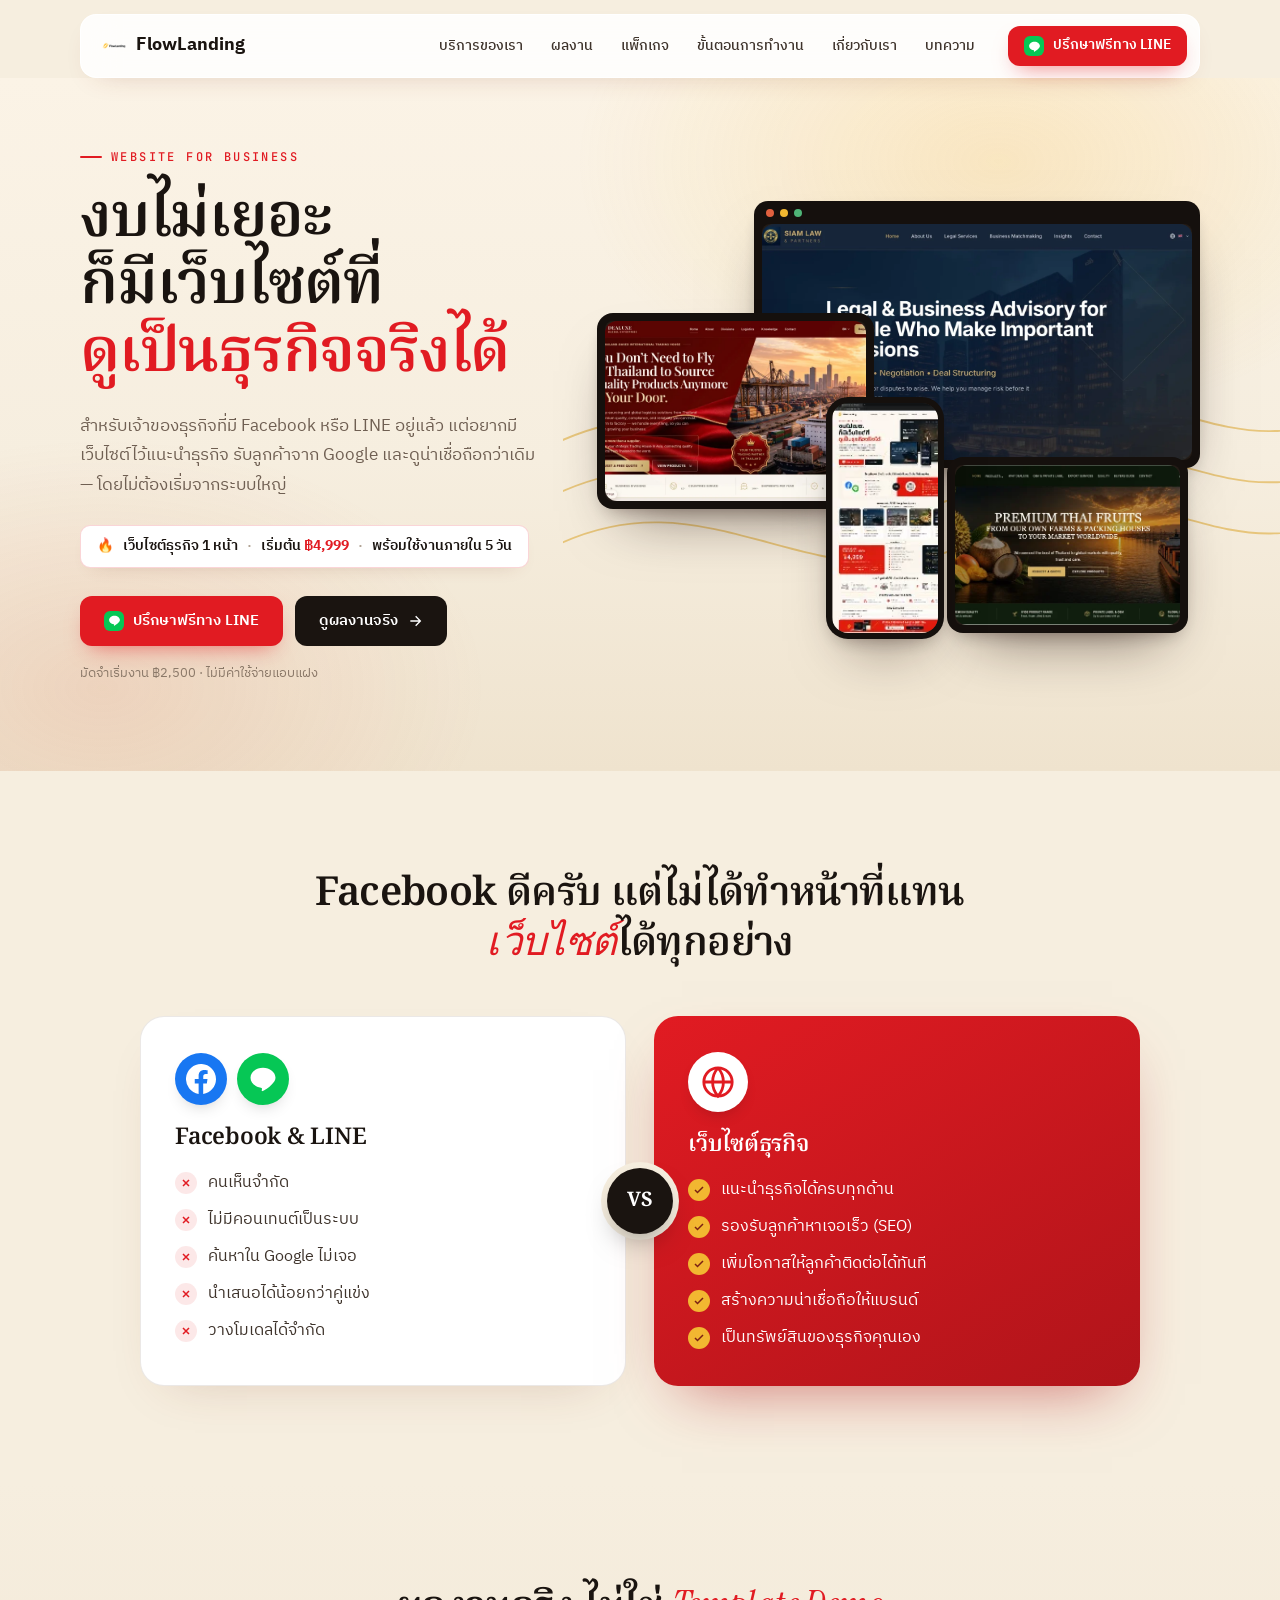
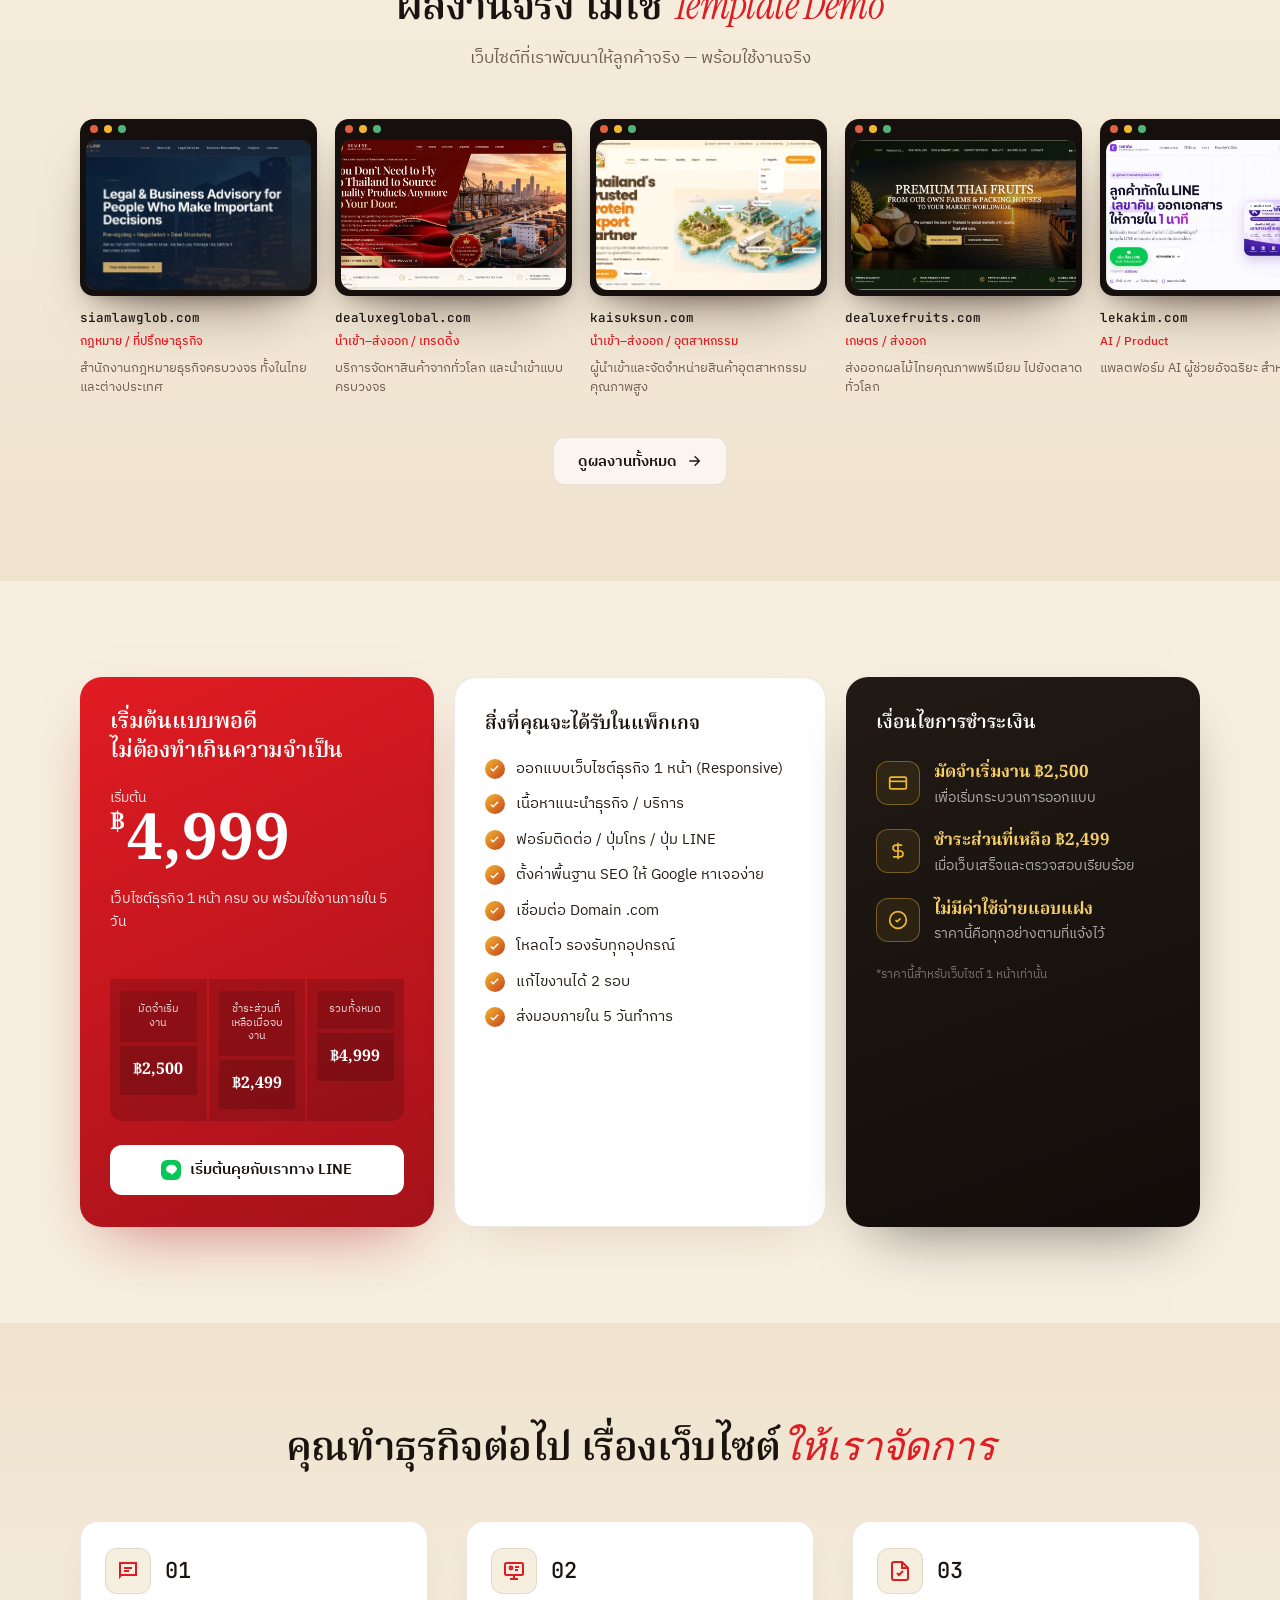
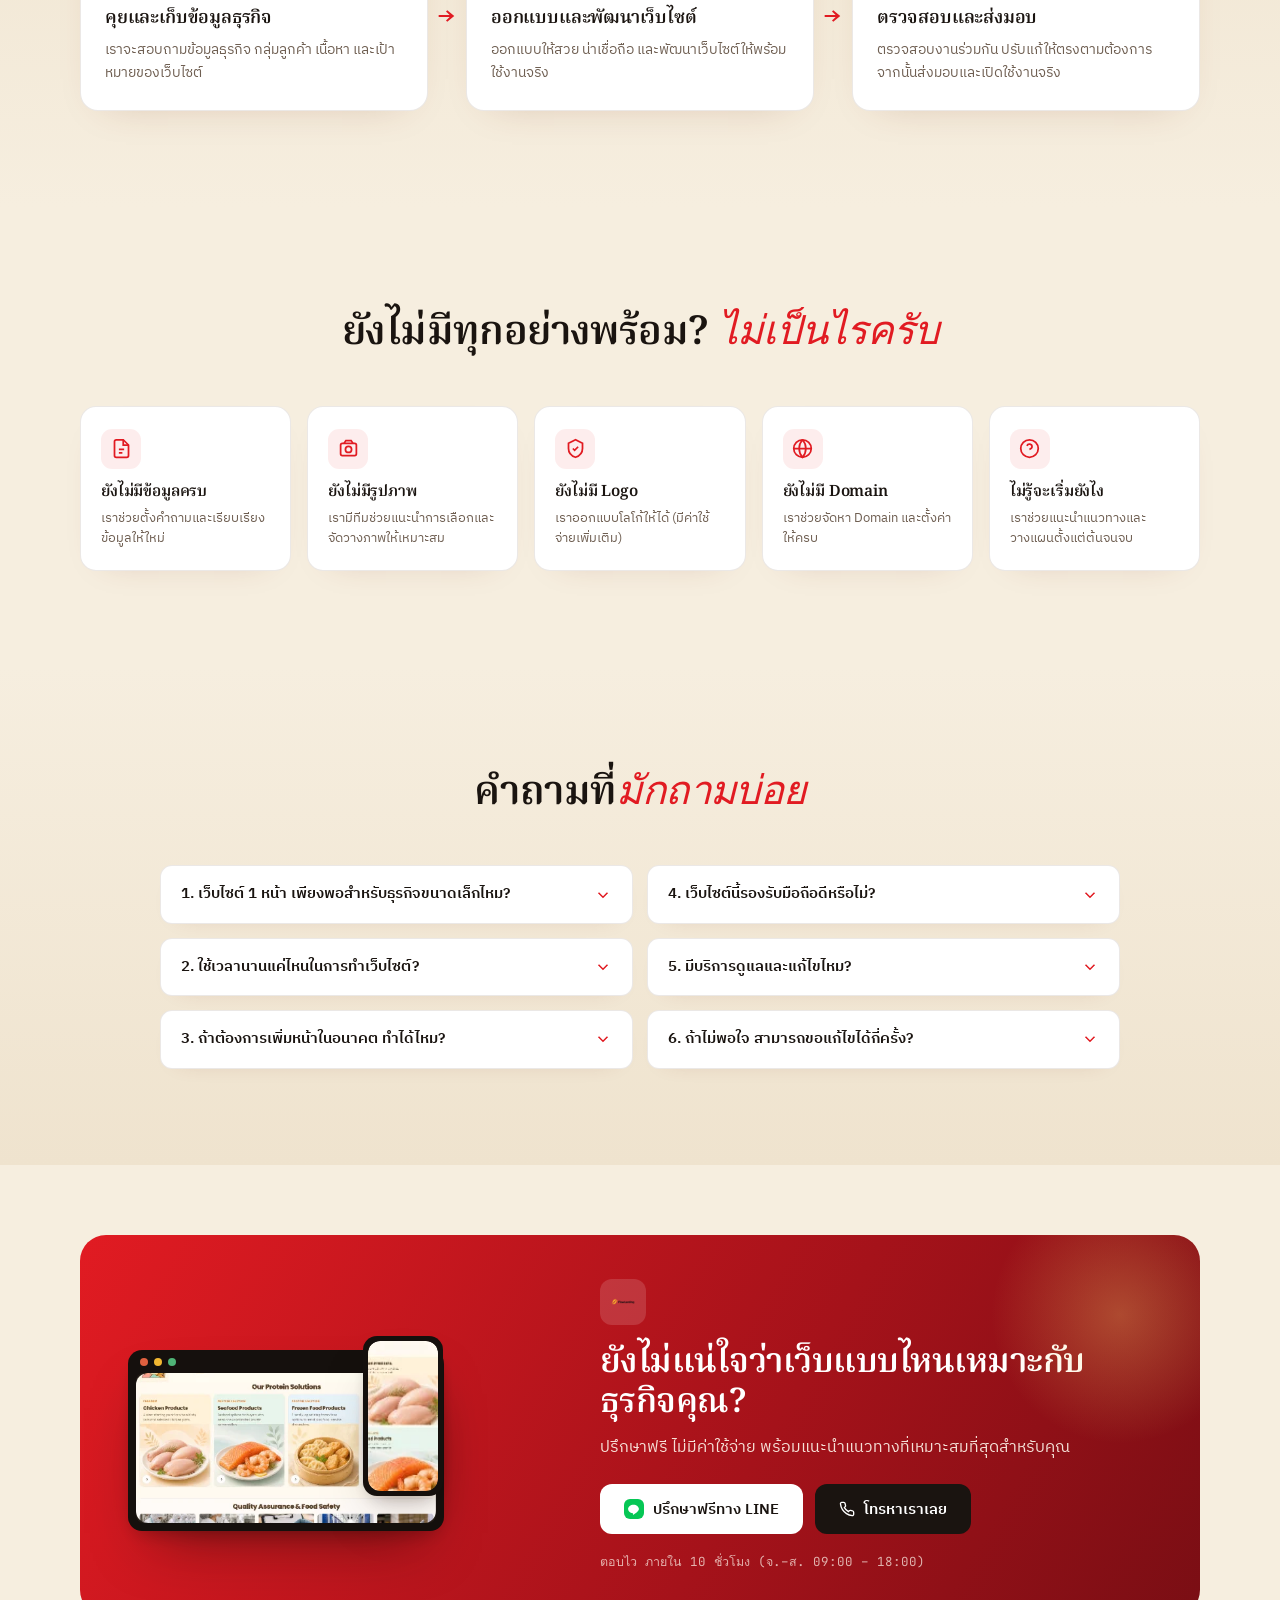
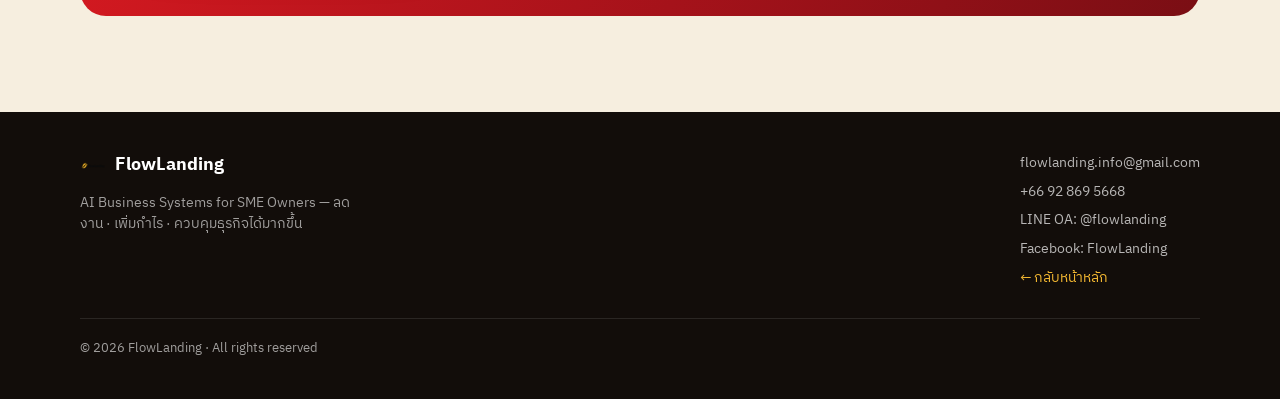
<file: service/website/index.html>
<!doctype html>
<html lang="th">
<head>
<meta charset="utf-8" />
<meta name="viewport" content="width=device-width,initial-scale=1" />
<title>เว็บไซต์สำหรับธุรกิจ SME — FlowLanding</title>
<meta name="description" content="เว็บไซต์ธุรกิจสำหรับ SME ไทย เริ่มต้น ฿4,999 ออกแบบให้ดูมืออาชีพ พร้อมใช้งานภายใน 5 วัน โดย FlowLanding" />
<link rel="canonical" href="https://flowlanding.co/service/website" />
<meta property="og:type" content="website" />
<meta property="og:title" content="Website for Business — FlowLanding" />
<meta property="og:description" content="งบไม่เยอะ ก็มีเว็บไซต์ที่ดูเป็นธุรกิจจริงได้ เริ่มต้น ฿4,999" />
<meta property="og:url" content="https://flowlanding.co/service/website" />
<meta property="og:image" content="https://flowlanding.co/assets/flowlanding-logo.png" />
<meta name="twitter:card" content="summary_large_image" />
<meta name="twitter:title" content="Website for Business — FlowLanding" />
<meta name="twitter:description" content="งบไม่เยอะ ก็มีเว็บไซต์ที่ดูเป็นธุรกิจจริงได้ เริ่มต้น ฿4,999" />
<link rel="preconnect" href="https://fonts.googleapis.com" />
<link rel="preconnect" href="https://fonts.gstatic.com" crossorigin />
<link href="https://fonts.googleapis.com/css2?family=IBM+Plex+Sans+Thai:wght@300;400;500;600;700&family=Noto+Serif+Thai:wght@400;500;600;700&family=Instrument+Serif:ital@0;1&family=JetBrains+Mono:wght@400;500&display=swap" rel="stylesheet" />
<script src="/assets/image-slot.js"></script>
<style>
  :root{
    --cream-0:#FBF6EE;--cream-1:#F6EEDF;--cream-2:#EFE3CE;--cream-3:#E6D5B8;
    --red-400:#D5613D;--red-500:#C5421C;--red-600:#A8321A;--red-700:#7A2114;--red-800:#4F1A12;
    --red-brand:#E11B22;--red-brand-2:#B0141A;
    --gold-300:#F6CE69;--gold-400:#F2B731;--gold-500:#DBA01D;--gold-600:#B07A12;
    --ink-950:#120D0A;--ink-900:#1A1410;--ink-800:#241C16;--ink-700:#3E332B;--ink-500:#6F5F52;--ink-400:#8A7868;--ink-300:#B0A293;
    --line:rgba(64,30,18,0.10);--line-soft:rgba(64,30,18,0.05);
    --glass-bg:linear-gradient(150deg,rgba(255,255,255,0.80),rgba(255,251,243,0.55));
    --glass-border:1px solid rgba(255,255,255,0.7);
    --glass-shadow:0 1px 0 rgba(255,255,255,0.9) inset,0 0 0 1px rgba(124,50,26,0.04),0 24px 60px -28px rgba(124,50,26,0.30),0 6px 18px -8px rgba(124,50,26,0.14);
    --grad-warm:radial-gradient(60% 70% at 78% 12%,rgba(245,182,49,0.20),transparent 55%),radial-gradient(50% 60% at 8% 88%,rgba(213,97,61,0.14),transparent 60%),linear-gradient(180deg,#FBF3E6 0%,#F6EEDF 55%,#EFE3CE 100%);
    --radius-lg:26px;--radius-md:18px;
  }
  *{box-sizing:border-box}
  html,body{margin:0;padding:0}
  body{font-family:"IBM Plex Sans Thai",system-ui,sans-serif;color:var(--ink-900);background:var(--cream-1);-webkit-font-smoothing:antialiased;text-rendering:optimizeLegibility;overflow-x:hidden;line-height:1.55}
  ::selection{background:rgba(225,27,34,0.20)}
  a{color:var(--red-brand);text-decoration:none}
  a:hover{color:var(--red-600)}

  .wrap{max-width:1180px;margin:0 auto;padding:0 30px;position:relative;z-index:1}
  @media(max-width:720px){.wrap{padding:0 18px}}

  h1,h2,h3,h4{font-family:"Noto Serif Thai",serif;font-weight:600;letter-spacing:-0.01em;line-height:1.18;color:var(--ink-900);margin:0}
  h1{font-size:clamp(38px,4.8vw,62px);letter-spacing:-0.02em;line-height:1.1}
  h2{font-size:clamp(26px,3.2vw,40px);letter-spacing:-0.015em}
  h3{font-size:clamp(18px,2vw,24px)}
  p{margin:0}
  .ital{font-family:"Instrument Serif",serif;font-style:italic;font-weight:400}

  /* wavy gold background flourish */
  .flourish{position:absolute;inset:0;overflow:hidden;pointer-events:none;z-index:0}
  .flourish svg{position:absolute;right:-4%;top:6%;width:60%;opacity:.5}

  .eyebrow{display:inline-flex;align-items:center;gap:9px;font-family:"JetBrains Mono",monospace;font-size:12px;letter-spacing:.2em;text-transform:uppercase;color:var(--red-brand);font-weight:500}
  .eyebrow::before{content:"";width:22px;height:2px;background:var(--red-brand);border-radius:2px}
  .eyebrow.center::before{display:none}

  /* buttons */
  .btn{display:inline-flex;align-items:center;justify-content:center;gap:9px;padding:15px 24px;border-radius:12px;font:600 15px/1 "IBM Plex Sans Thai",sans-serif;cursor:pointer;border:none;text-decoration:none;transition:transform .22s,box-shadow .22s,filter .22s}
  .btn-line{color:#fff;background:var(--red-brand);box-shadow:0 10px 22px -10px rgba(225,27,34,0.6)}
  .btn-line:hover{transform:translateY(-1px);filter:brightness(1.05);color:#fff}
  .btn-dark{color:#fff;background:var(--ink-900)}
  .btn-dark:hover{transform:translateY(-1px);background:var(--ink-800);color:#fff}
  .btn-white{color:var(--ink-900);background:#fff}
  .btn-white:hover{transform:translateY(-1px);color:var(--ink-900)}
  .btn-ghost{color:var(--ink-900);background:rgba(255,255,255,0.65);border:1px solid var(--line)}
  .btn-ghost:hover{background:#fff;color:var(--ink-900)}
  .btn .ar{width:16px;height:16px}
  .line-ic{width:20px;height:20px;border-radius:6px;background:#06C755;display:inline-flex;align-items:center;justify-content:center;flex:none}
  .line-ic svg{width:13px;height:13px;fill:#fff}

  /* NAV */
  nav.top{position:sticky;top:14px;z-index:60;margin:14px auto 0;max-width:1180px;padding:0 30px}
  .nav-inner{position:relative;display:flex;align-items:center;gap:20px;padding:11px 12px 11px 20px;border-radius:16px;background:rgba(255,255,255,0.88);border:1px solid rgba(255,255,255,0.9);box-shadow:0 10px 30px -18px rgba(124,50,26,0.3);backdrop-filter:blur(18px)}
  .brand{display:flex;align-items:center;gap:9px;font-weight:700;font-size:18px;color:var(--ink-900)}
  .brand img{width:26px;height:26px}
  .nav-links{display:flex;gap:2px;align-items:center;margin-left:auto}
  .nav-links a{color:var(--ink-700);font-size:14px;font-weight:500;padding:8px 13px;border-radius:9px;transition:background .2s}
  .nav-links a:hover{background:rgba(64,30,18,0.05);color:var(--ink-900)}
  nav.top .btn{padding:10px 16px;font-size:13.5px}
  .menu-btn{display:none;align-items:center;justify-content:center;width:40px;height:40px;border-radius:12px;border:1px solid rgba(64,30,18,0.14);background:rgba(255,255,255,0.7);color:var(--ink-900);cursor:pointer;flex:none;margin-left:auto}
  .menu-btn svg{width:20px;height:20px}
  @media(max-width:960px){
    .nav-links{display:none;position:absolute;top:calc(100% + 10px);left:0;right:0;margin-left:0;flex-direction:column;align-items:stretch;gap:2px;padding:10px;border-radius:16px;background:rgba(255,255,255,0.97);border:1px solid rgba(255,255,255,0.9);box-shadow:0 10px 30px -18px rgba(124,50,26,0.3);backdrop-filter:blur(18px)}
    .nav-links.open{display:flex}
    .nav-links a{padding:12px 16px}
    .menu-btn{display:inline-flex}
  }
  @media(max-width:720px){nav.top{padding:0 18px}}

  section{position:relative;padding:96px 0}
  @media(max-width:720px){section{padding:66px 0}}
  .sec-head{text-align:center;max-width:760px;margin:0 auto 48px}
  .sec-head h2{margin-top:4px}
  .sec-head p{color:var(--ink-500);margin-top:14px;font-size:16.5px}

  /* HERO */
  .hero{background:var(--grad-warm);overflow:hidden;padding:64px 0 88px}
  .hero-grid{display:grid;grid-template-columns:44fr 56fr;gap:44px;align-items:center}
  @media(max-width:980px){.hero-grid{grid-template-columns:1fr;gap:48px}}
  .hero h1{margin-top:20px}
  .hero h1 .red{color:var(--red-brand)}
  .hero-sub{margin-top:22px;font-size:17px;color:var(--ink-500);max-width:460px;line-height:1.75}
  .price-strip{margin-top:24px;display:inline-flex;align-items:center;gap:9px;flex-wrap:wrap;padding:10px 16px;border-radius:10px;background:#fff;border:1px solid rgba(225,27,34,0.18);font-weight:600;font-size:13.5px;color:var(--ink-900);box-shadow:0 8px 20px -14px rgba(124,50,26,0.3)}
  .price-strip .fire{color:var(--red-brand)}
  .price-strip b{color:var(--red-brand)}
  .price-strip .sep{color:var(--ink-300)}
  .hero-cta{margin-top:28px;display:flex;gap:12px;flex-wrap:wrap}
  .hero-micro{margin-top:18px;font-size:12.5px;color:var(--ink-400)}

  /* device composition */
  .devices{position:relative;width:100%;min-height:440px}
  .float{animation:float 9s ease-in-out infinite;will-change:transform}
  .float.b{animation-duration:11s;animation-delay:-3s}
  .float.c{animation-duration:12.5s;animation-delay:-5s}
  .float.d{animation-duration:10.5s;animation-delay:-2s}
  @keyframes float{0%,100%{transform:translateY(0) rotate(var(--r,0deg))}50%{transform:translateY(-10px) rotate(var(--r,0deg))}}

  .frame{background:#15100d;border-radius:14px;padding:8px;box-shadow:0 30px 60px -28px rgba(30,12,6,0.6),0 8px 20px -10px rgba(30,12,6,0.4)}
  .frame .glassbar{display:flex;align-items:center;gap:6px;padding:0 4px 7px}
  .frame .glassbar i{width:8px;height:8px;border-radius:50%;background:#4a3d33}
  .frame .glassbar i:first-child{background:#E0603F}
  .frame .glassbar i:nth-child(2){background:#F2B731}
  .frame .glassbar i:nth-child(3){background:#4FB477}
  .frame .scr{border-radius:8px;overflow:hidden;background:var(--ink-800);position:relative}
  .frame .scr image-slot{width:100%;height:100%;display:block}

  .d-laptop{position:absolute;right:0;top:8px;width:74%;--r:0deg;z-index:2}
  .d-laptop .scr{height:236px}
  .d-tablet{position:absolute;left:0;top:120px;width:46%;--r:-3deg;z-index:3;border-radius:16px}
  .d-tablet .scr{height:180px}
  .d-fruits{position:absolute;right:2%;bottom:0;width:40%;--r:2.5deg;z-index:4;border-radius:16px}
  .d-fruits .scr{height:160px}
  .d-phone{position:absolute;left:38%;bottom:-6px;width:118px;--r:4deg;z-index:5;border-radius:22px;padding:6px}
  .d-phone .scr{height:230px;border-radius:16px}
  @media(max-width:980px){.devices{min-height:400px}}
  @media(max-width:560px){.devices{transform:scale(.82);transform-origin:top left;min-height:340px}}

  /* WHY / VS */
  .why{background:var(--cream-1)}
  .vs-wrap{position:relative;display:grid;grid-template-columns:1fr 1fr;gap:0;max-width:1000px;margin:0 auto;border-radius:24px;overflow:visible}
  @media(max-width:820px){.vs-wrap{grid-template-columns:1fr;gap:20px}}
  .vs-card{padding:36px 34px;border-radius:24px}
  .vs-fb{background:#fff;border:1px solid var(--line);box-shadow:0 20px 50px -30px rgba(124,50,26,0.25);margin-right:14px}
  .vs-web{background:linear-gradient(150deg,#E11B22,#B0141A);color:#fff;box-shadow:0 26px 60px -28px rgba(176,20,26,0.6);margin-left:14px}
  @media(max-width:820px){.vs-fb,.vs-web{margin:0}}
  .vs-card .logos{display:flex;gap:10px;align-items:center;margin-bottom:20px}
  .vs-card .logos .lg{width:52px;height:52px;border-radius:50%;display:flex;align-items:center;justify-content:center;box-shadow:0 8px 18px -10px rgba(0,0,0,0.3)}
  .lg.fb{background:#1877F2}.lg.fb svg{width:30px;height:30px;fill:#fff}
  .lg.line{background:#06C755}.lg.line svg{width:30px;height:30px;fill:#fff}
  .lg.web{background:#fff;width:60px !important;height:60px !important}.lg.web svg{width:34px;height:34px;stroke:var(--red-brand)}
  .vs-card h3{font-size:23px}
  .vs-web h3{color:#fff}
  .vs-card ul{list-style:none;padding:0;margin:18px 0 0;display:flex;flex-direction:column;gap:13px}
  .vs-card li{display:flex;gap:11px;align-items:center;font-size:15.5px}
  .vs-fb li{color:var(--ink-700)}
  .vs-web li{color:#fff}
  .vs-card li .ic{flex:none;width:22px;height:22px;border-radius:50%;display:flex;align-items:center;justify-content:center}
  .vs-fb li .ic{background:rgba(225,27,34,0.10)}.vs-fb li .ic svg{width:12px;height:12px;stroke:var(--red-brand)}
  .vs-web li .ic{background:var(--gold-400)}.vs-web li .ic svg{width:12px;height:12px;stroke:#7A2114}
  .vs-badge{position:absolute;left:50%;top:50%;transform:translate(-50%,-50%);z-index:6;width:66px;height:66px;border-radius:50%;background:var(--ink-900);color:#fff;display:flex;align-items:center;justify-content:center;font-family:"Noto Serif Thai",serif;font-weight:700;font-size:20px;box-shadow:0 14px 30px -12px rgba(0,0,0,0.5),0 0 0 6px var(--cream-1)}
  @media(max-width:820px){.vs-badge{position:relative;left:auto;top:auto;transform:none;margin:0 auto}}

  /* PORTFOLIO */
  .pf{background:linear-gradient(180deg,var(--cream-1),var(--cream-2))}
  .pf-grid{display:grid;grid-template-columns:repeat(5,1fr);gap:18px}
  @media(max-width:980px){.pf-grid{grid-template-columns:repeat(3,1fr)}}
  @media(max-width:680px){.pf-grid{grid-template-columns:repeat(2,1fr)}}
  @media(max-width:440px){.pf-grid{grid-template-columns:1fr}}
  .pf-card{display:flex;flex-direction:column;transition:transform .3s}
  .pf-card:hover{transform:translateY(-5px)}
  .pf-card .frame{padding:6px}
  .pf-card .scr{height:150px}
  .pf-card .url{margin-top:12px;font-family:"JetBrains Mono",monospace;font-size:12.5px;color:var(--ink-900);font-weight:500}
  .pf-card .tag{margin-top:5px;font-size:11.5px;color:var(--red-brand);font-weight:500}
  .pf-card .desc{margin-top:8px;font-size:12.5px;color:var(--ink-500);line-height:1.55}
  .pf-more{text-align:center;margin-top:40px}

  /* PRICING */
  .pricing{background:var(--cream-1)}
  .pr-grid{display:grid;grid-template-columns:0.95fr 1fr 0.95fr;gap:20px;align-items:stretch}
  @media(max-width:900px){.pr-grid{grid-template-columns:1fr;max-width:520px;margin:0 auto}}
  .pr-card{border-radius:22px;padding:32px 30px}
  .pr-red{background:linear-gradient(155deg,#E11B22,#A5121A);color:#fff;box-shadow:0 26px 60px -28px rgba(176,20,26,0.6);display:flex;flex-direction:column}
  .pr-red h3{color:#fff;font-size:22px;line-height:1.3}
  .pr-red .st{margin-top:20px;font-size:14px;opacity:.85}
  .pr-red .price{font-family:"Noto Serif Thai",serif;font-weight:700;font-size:64px;line-height:1;margin-top:2px}
  .pr-red .price small{font-size:26px;vertical-align:top;margin-right:2px}
  .pr-red .cap{margin-top:14px;font-size:14px;opacity:.9;line-height:1.6}
  .pr-red .paybox{margin-top:auto;padding-top:22px;display:grid;grid-template-columns:1fr 1fr 1fr;gap:2px;border-radius:12px;overflow:hidden;margin-top:24px}
  .pr-red .paybox div{background:rgba(0,0,0,0.16);padding:12px 10px;text-align:center}
  .pr-red .paybox .l{font-size:10.5px;opacity:.8;line-height:1.3}
  .pr-red .paybox .v{font-family:"Noto Serif Thai",serif;font-weight:700;font-size:16px;margin-top:4px}
  .pr-mid{background:#fff;border:1px solid var(--line);box-shadow:0 20px 50px -30px rgba(124,50,26,0.25)}
  .pr-mid .h{font-family:"Noto Serif Thai",serif;font-weight:600;font-size:19px;margin-bottom:18px}
  .pr-mid ul{list-style:none;padding:0;margin:0;display:flex;flex-direction:column;gap:13px}
  .pr-mid li{display:flex;gap:11px;align-items:flex-start;font-size:14.5px;color:var(--ink-800)}
  .pr-mid li .ic{flex:none;width:20px;height:20px;border-radius:50%;background:linear-gradient(135deg,#F2B731,#C5421C);display:flex;align-items:center;justify-content:center;margin-top:1px}
  .pr-mid li .ic svg{width:11px;height:11px;stroke:#fff}
  .pr-dark{background:linear-gradient(160deg,#211A15,#120D0A);color:#fff;box-shadow:0 26px 60px -30px rgba(0,0,0,0.6)}
  .pr-dark .h{font-family:"Noto Serif Thai",serif;font-weight:600;font-size:19px;color:#fff;margin-bottom:22px}
  .pr-dark .drow{display:flex;gap:14px;align-items:flex-start;margin-bottom:22px}
  .pr-dark .drow .ic{flex:none;width:44px;height:44px;border-radius:12px;border:1px solid rgba(242,183,49,0.4);display:flex;align-items:center;justify-content:center;background:rgba(242,183,49,0.08)}
  .pr-dark .drow .ic svg{width:20px;height:20px;stroke:var(--gold-400)}
  .pr-dark .drow .tt{font-size:14px;color:rgba(255,255,255,0.65);line-height:1.4}
  .pr-dark .drow .tt b{display:block;font-family:"Noto Serif Thai",serif;color:var(--gold-300);font-size:17px;margin-bottom:3px}
  .pr-dark .fine{font-size:11.5px;color:rgba(255,255,255,0.4);margin-top:6px;line-height:1.5}
  .pr-red .btn{margin-top:24px;width:100%}

  /* PROCESS */
  .process{background:linear-gradient(180deg,var(--cream-2),var(--cream-1))}
  .steps{display:grid;grid-template-columns:1fr 1fr 1fr;gap:38px;position:relative}
  @media(max-width:820px){.steps{grid-template-columns:1fr;gap:20px}}
  .step{background:#fff;border:1px solid var(--line);border-radius:18px;padding:26px 24px;position:relative;box-shadow:0 14px 40px -26px rgba(124,50,26,0.28)}
  .step .top{display:flex;align-items:center;gap:14px;margin-bottom:14px}
  .step .ic{width:46px;height:46px;border-radius:12px;background:var(--cream-1);border:1px solid var(--line);display:flex;align-items:center;justify-content:center;flex:none}
  .step .ic svg{width:24px;height:24px;stroke:var(--red-brand)}
  .step .n{font-family:"JetBrains Mono",monospace;font-size:22px;font-weight:500;color:var(--ink-900)}
  .step h3{font-size:18px}
  .step p{margin-top:9px;color:var(--ink-500);font-size:14px;line-height:1.65}
  .step .arrow{position:absolute;right:-30px;top:50%;transform:translateY(-50%);z-index:2;width:22px;height:22px;color:var(--red-brand)}
  @media(max-width:820px){.step .arrow{display:none}}

  /* OBJECTION */
  .obj{background:var(--cream-1)}
  .obj-grid{display:grid;grid-template-columns:repeat(5,1fr);gap:16px}
  @media(max-width:980px){.obj-grid{grid-template-columns:repeat(3,1fr)}}
  @media(max-width:620px){.obj-grid{grid-template-columns:1fr 1fr}}
  @media(max-width:420px){.obj-grid{grid-template-columns:1fr}}
  .obj-card{background:#fff;border:1px solid var(--line);border-radius:16px;padding:22px 20px;transition:transform .3s;box-shadow:0 12px 34px -26px rgba(124,50,26,0.28)}
  .obj-card:hover{transform:translateY(-4px)}
  .obj-ic{width:40px;height:40px;border-radius:11px;background:rgba(225,27,34,0.08);display:flex;align-items:center;justify-content:center;margin-bottom:14px}
  .obj-ic svg{width:21px;height:21px;stroke:var(--red-brand)}
  .obj-card h4{font-family:"Noto Serif Thai",serif;font-weight:600;font-size:15.5px;color:var(--ink-900)}
  .obj-card p{margin-top:7px;color:var(--ink-500);font-size:13px;line-height:1.55}

  /* FAQ */
  .faq{background:linear-gradient(180deg,var(--cream-1),var(--cream-2))}
  .faq-grid{display:grid;grid-template-columns:1fr 1fr;gap:14px;max-width:960px;margin:0 auto}
  @media(max-width:760px){.faq-grid{grid-template-columns:1fr}}
  .fq{border-radius:12px;background:#fff;border:1px solid var(--line);overflow:hidden;height:fit-content;box-shadow:0 8px 24px -20px rgba(124,50,26,0.3)}
  .fq summary{list-style:none;cursor:pointer;padding:17px 20px;display:flex;align-items:center;gap:14px;font-weight:600;font-size:14.5px;color:var(--ink-900)}
  .fq summary::-webkit-details-marker{display:none}
  .fq summary .chev{margin-left:auto;flex:none;width:18px;height:18px;color:var(--red-brand);transition:transform .3s}
  .fq[open] summary .chev{transform:rotate(180deg)}
  .fq .a{padding:0 20px 18px;color:var(--ink-500);font-size:14px;line-height:1.7}

  /* FINAL CTA */
  .final{padding:70px 0 96px}
  .final-card{position:relative;overflow:hidden;border-radius:26px;background:linear-gradient(120deg,#E11B22 0%,#A5121A 60%,#7A0E14 100%);color:#fff;display:grid;grid-template-columns:0.9fr 1.1fr;align-items:center;gap:20px;padding:44px 48px}
  @media(max-width:820px){.final-card{grid-template-columns:1fr;text-align:center;padding:40px 26px}}
  .final-card::after{content:"";position:absolute;right:-60px;top:-60px;width:280px;height:280px;border-radius:50%;background:radial-gradient(circle,rgba(246,206,105,0.3),transparent 65%);pointer-events:none}
  .fc-devices{position:relative;min-height:190px}
  @media(max-width:820px){.fc-devices{display:none}}
  .fc-devices .frame{position:absolute}
  .fc-lap{width:70%;left:0;top:20px;--r:-2deg}
  .fc-lap .scr{height:150px}
  .fc-ph{width:80px;left:52%;top:6px;--r:4deg;padding:5px}
  .fc-ph .scr{height:150px;border-radius:12px}
  .fc-info{position:relative}
  .fc-logo{width:46px;height:46px;border-radius:12px;background:rgba(255,255,255,0.14);display:flex;align-items:center;justify-content:center;margin-bottom:18px}
  .fc-logo img{width:26px;height:26px}
  .final-card h2{color:#fff;font-size:clamp(24px,3vw,34px)}
  .final-card p{margin-top:12px;color:rgba(255,247,236,0.9);font-size:15.5px;line-height:1.65;max-width:520px}
  @media(max-width:820px){.final-card p{margin-left:auto;margin-right:auto}}
  .final-card .btns{margin-top:24px;display:flex;gap:12px;flex-wrap:wrap}
  @media(max-width:820px){.final-card .btns{justify-content:center}}
  .final-card .micro{margin-top:18px;font-size:12.5px;color:rgba(255,247,236,0.7);font-family:"JetBrains Mono",monospace}

  /* FOOTER */
  footer{padding:40px 0;background:var(--ink-950);color:rgba(255,255,255,0.6)}
  .ft-top{display:flex;justify-content:space-between;align-items:flex-start;flex-wrap:wrap;gap:24px}
  .ft-brand{display:flex;align-items:center;gap:9px;color:#fff;font-weight:700;font-size:18px}
  .ft-brand img{width:26px;height:26px}
  .ft-contact{display:flex;flex-direction:column;gap:7px;font-size:14px}
  .ft-contact a{color:rgba(255,255,255,0.7)}
  .ft-contact a:hover{color:#fff}
  .ft-bottom{margin-top:30px;padding-top:20px;border-top:1px solid rgba(255,255,255,0.1);font-size:12.5px}

  /* STICKY MOBILE BAR */
  .sticky-bar{position:fixed;left:0;right:0;bottom:0;z-index:70;padding:11px 14px calc(11px + env(safe-area-inset-bottom));background:rgba(255,247,236,0.96);backdrop-filter:blur(14px);border-top:1px solid var(--line);display:none;transform:translateY(100%);transition:transform .35s ease}
  .sticky-bar.show{transform:translateY(0)}
  .sticky-bar a{display:flex;align-items:center;justify-content:center;gap:9px;width:100%;padding:14px;border-radius:12px;background:var(--red-brand);color:#fff;font-weight:700;font-size:15px}
  @media(max-width:720px){.sticky-bar{display:block}}

  .reveal{opacity:0;transform:translateY(20px);transition:opacity .7s ease,transform .7s ease}
  .reveal.in{opacity:1;transform:none}
</style>
</head>
<body>

<!-- NAV -->
<nav class="top">
  <div class="nav-inner">
    <a class="brand" href="/"><img src="/assets/flowlanding-logo.png" alt="FlowLanding" /><span>FlowLanding</span></a>
    <div class="nav-links" id="navLinks">
      <a href="/#solution">บริการของเรา</a>
      <a href="#portfolio">ผลงาน</a>
      <a href="#pricing">แพ็กเกจ</a>
      <a href="#process">ขั้นตอนการทำงาน</a>
      <a href="/#about">เกี่ยวกับเรา</a>
      <a href="/">บทความ</a>
    </div>
    <button class="menu-btn" id="menuBtn" aria-label="เปิดเมนู" aria-expanded="false" aria-controls="navLinks">
      <svg viewBox="0 0 24 24" fill="none" stroke="currentColor" stroke-width="2"><path d="M4 7h16M4 12h16M4 17h16"/></svg>
    </button>
    <a class="btn btn-line" href="https://line.me/R/ti/p/@flowlanding"><span class="line-ic"><svg viewBox="0 0 24 24"><path d="M12 3C6.5 3 2 6.6 2 11c0 3.9 3.5 7.2 8.3 7.9.3.06.7.2.8.5.1.2.06.6.03.9l-.13.8c-.04.2-.2.9.8.5s5.3-3.1 7.2-5.3C20.4 15 22 13.2 22 11c0-4.4-4.5-8-10-8z"/></svg></span>ปรึกษาฟรีทาง LINE</a>
  </div>
</nav>

<!-- HERO -->
<section class="hero">
  <div class="flourish">
    <svg viewBox="0 0 600 500" fill="none" stroke="#DBA01D" stroke-width="1.5" opacity="0.6"><path d="M-20 260 C120 180 200 320 340 240 C460 170 520 300 640 210"/><path d="M-20 300 C120 220 200 360 340 280 C460 210 520 340 640 250"/><path d="M-20 340 C120 260 200 400 340 320 C460 250 520 380 640 290"/></svg>
  </div>
  <div class="wrap">
    <div class="hero-grid">
      <div>
        <span class="eyebrow">Website for Business</span>
        <h1>งบไม่เยอะ<br/>ก็มีเว็บไซต์ที่<br/><span class="red">ดูเป็นธุรกิจจริงได้</span></h1>
        <p class="hero-sub">สำหรับเจ้าของธุรกิจที่มี Facebook หรือ LINE อยู่แล้ว แต่อยากมีเว็บไซต์ไว้แนะนำธุรกิจ รับลูกค้าจาก Google และดูน่าเชื่อถือกว่าเดิม — โดยไม่ต้องเริ่มจากระบบใหญ่</p>
        <div class="price-strip">
          <span class="fire">🔥</span><span>เว็บไซต์ธุรกิจ 1 หน้า</span><span class="sep">·</span>
          <span>เริ่มต้น <b>฿4,999</b></span><span class="sep">·</span>
          <span>พร้อมใช้งานภายใน 5 วัน</span>
        </div>
        <div class="hero-cta">
          <a class="btn btn-line" href="https://line.me/R/ti/p/@flowlanding"><span class="line-ic"><svg viewBox="0 0 24 24"><path d="M12 3C6.5 3 2 6.6 2 11c0 3.9 3.5 7.2 8.3 7.9.3.06.7.2.8.5.1.2.06.6.03.9l-.13.8c-.04.2-.2.9.8.5s5.3-3.1 7.2-5.3C20.4 15 22 13.2 22 11c0-4.4-4.5-8-10-8z"/></svg></span>ปรึกษาฟรีทาง LINE</a>
          <a class="btn btn-dark" href="#portfolio">ดูผลงานจริง
            <svg class="ar" viewBox="0 0 24 24" fill="none" stroke="currentColor" stroke-width="2"><path d="M5 12h14M13 5l7 7-7 7"/></svg>
          </a>
        </div>
        <div class="hero-micro">มัดจำเริ่มงาน ฿2,500 · ไม่มีค่าใช้จ่ายแอบแฝง</div>
      </div>

      <div class="devices">
        <div class="frame d-laptop float">
          <div class="glassbar"><i></i><i></i><i></i></div>
          <div class="scr"><image-slot id="hero-siam" placeholder="Screenshot: siamlawglob.com — Legal Solutions โทนเข้ม" object-fit="cover"></image-slot></div>
        </div>
        <div class="frame d-tablet float b">
          <div class="scr"><image-slot id="hero-dealuxe" placeholder="Screenshot: dealuxeglobal.com — Global Sourcing ship" object-fit="cover"></image-slot></div>
        </div>
        <div class="frame d-fruits float c">
          <div class="scr"><image-slot id="hero-fruits" placeholder="Screenshot: dealuxefruits.com — Fresh Fruits" object-fit="cover"></image-slot></div>
        </div>
        <div class="frame d-phone float d">
          <div class="scr"><image-slot id="hero-lekakim" placeholder="Screenshot มือถือ: lekakim.com" object-fit="cover"></image-slot></div>
        </div>
      </div>
    </div>
  </div>
</section>

<!-- WHY / VS -->
<section class="why" id="why">
  <div class="wrap">
    <div class="sec-head reveal">
      <h2>Facebook ดีครับ แต่ไม่ได้ทำหน้าที่แทน<span class="ital" style="color:var(--red-brand)">เว็บไซต์</span>ได้ทุกอย่าง</h2>
    </div>
    <div class="vs-wrap reveal">
      <div class="vs-card vs-fb">
        <div class="logos">
          <span class="lg fb"><svg viewBox="0 0 24 24"><path d="M24 12a12 12 0 1 0-13.9 11.9v-8.4H7v-3.5h3.1V9.4c0-3 1.8-4.7 4.5-4.7 1.3 0 2.7.24 2.7.24v3h-1.5c-1.5 0-2 .93-2 1.9v2.2h3.4l-.55 3.5h-2.9v8.4A12 12 0 0 0 24 12z"/></svg></span>
          <span class="lg line"><svg viewBox="0 0 24 24"><path d="M12 3C6.5 3 2 6.6 2 11c0 3.9 3.5 7.2 8.3 7.9.3.06.7.2.8.5.1.2.06.6.03.9l-.13.8c-.04.2-.2.9.8.5s5.3-3.1 7.2-5.3C20.4 15 22 13.2 22 11c0-4.4-4.5-8-10-8z"/></svg></span>
        </div>
        <h3>Facebook &amp; LINE</h3>
        <ul>
          <li><span class="ic"><svg viewBox="0 0 24 24" fill="none" stroke-width="3"><path d="M18 6 6 18M6 6l12 12"/></svg></span>คนเห็นจำกัด</li>
          <li><span class="ic"><svg viewBox="0 0 24 24" fill="none" stroke-width="3"><path d="M18 6 6 18M6 6l12 12"/></svg></span>ไม่มีคอนเทนต์เป็นระบบ</li>
          <li><span class="ic"><svg viewBox="0 0 24 24" fill="none" stroke-width="3"><path d="M18 6 6 18M6 6l12 12"/></svg></span>ค้นหาใน Google ไม่เจอ</li>
          <li><span class="ic"><svg viewBox="0 0 24 24" fill="none" stroke-width="3"><path d="M18 6 6 18M6 6l12 12"/></svg></span>นำเสนอได้น้อยกว่าคู่แข่ง</li>
          <li><span class="ic"><svg viewBox="0 0 24 24" fill="none" stroke-width="3"><path d="M18 6 6 18M6 6l12 12"/></svg></span>วางโมเดลได้จำกัด</li>
        </ul>
      </div>
      <div class="vs-card vs-web">
        <div class="logos">
          <span class="lg web"><svg viewBox="0 0 24 24" fill="none" stroke-width="2"><circle cx="12" cy="12" r="10"/><path d="M2 12h20M12 2a15 15 0 0 1 0 20 15 15 0 0 1 0-20"/></svg></span>
        </div>
        <h3>เว็บไซต์ธุรกิจ</h3>
        <ul>
          <li><span class="ic"><svg viewBox="0 0 24 24" fill="none" stroke-width="3"><path d="M20 6 9 17l-5-5"/></svg></span>แนะนำธุรกิจได้ครบทุกด้าน</li>
          <li><span class="ic"><svg viewBox="0 0 24 24" fill="none" stroke-width="3"><path d="M20 6 9 17l-5-5"/></svg></span>รองรับลูกค้าหาเจอเร็ว (SEO)</li>
          <li><span class="ic"><svg viewBox="0 0 24 24" fill="none" stroke-width="3"><path d="M20 6 9 17l-5-5"/></svg></span>เพิ่มโอกาสให้ลูกค้าติดต่อได้ทันที</li>
          <li><span class="ic"><svg viewBox="0 0 24 24" fill="none" stroke-width="3"><path d="M20 6 9 17l-5-5"/></svg></span>สร้างความน่าเชื่อถือให้แบรนด์</li>
          <li><span class="ic"><svg viewBox="0 0 24 24" fill="none" stroke-width="3"><path d="M20 6 9 17l-5-5"/></svg></span>เป็นทรัพย์สินของธุรกิจคุณเอง</li>
        </ul>
      </div>
      <div class="vs-badge">VS</div>
    </div>
  </div>
</section>

<!-- PORTFOLIO -->
<section class="pf" id="portfolio">
  <div class="wrap">
    <div class="sec-head reveal">
      <h2>ผลงานจริง ไม่ใช่ <span class="ital" style="color:var(--red-brand)">Template Demo</span></h2>
      <p>เว็บไซต์ที่เราพัฒนาให้ลูกค้าจริง — พร้อมใช้งานจริง</p>
    </div>
    <div class="pf-grid reveal">
      <a class="pf-card" href="https://siamlawglob.com/" target="_blank" rel="noopener">
        <div class="frame"><div class="glassbar"><i></i><i></i><i></i></div><div class="scr"><image-slot id="pf-siam" placeholder="siamlawglob.com" object-fit="cover"></image-slot></div></div>
        <div class="url">siamlawglob.com</div>
        <div class="tag">กฎหมาย / ที่ปรึกษาธุรกิจ</div>
        <div class="desc">สำนักงานกฎหมายธุรกิจครบวงจร ทั้งในไทยและต่างประเทศ</div>
      </a>
      <a class="pf-card" href="https://www.dealuxeglobal.com/" target="_blank" rel="noopener">
        <div class="frame"><div class="glassbar"><i></i><i></i><i></i></div><div class="scr"><image-slot id="pf-dealuxe" placeholder="dealuxeglobal.com" object-fit="cover"></image-slot></div></div>
        <div class="url">dealuxeglobal.com</div>
        <div class="tag">นำเข้า–ส่งออก / เทรดดิ้ง</div>
        <div class="desc">บริการจัดหาสินค้าจากทั่วโลก และนำเข้าแบบครบวงจร</div>
      </a>
      <a class="pf-card" href="https://kaisuksun.com/" target="_blank" rel="noopener">
        <div class="frame"><div class="glassbar"><i></i><i></i><i></i></div><div class="scr"><image-slot id="pf-kai" placeholder="kaisuksun.com" object-fit="cover"></image-slot></div></div>
        <div class="url">kaisuksun.com</div>
        <div class="tag">นำเข้า–ส่งออก / อุตสาหกรรม</div>
        <div class="desc">ผู้นำเข้าและจัดจำหน่ายสินค้าอุตสาหกรรมคุณภาพสูง</div>
      </a>
      <a class="pf-card" href="https://www.dealuxefruits.com/" target="_blank" rel="noopener">
        <div class="frame"><div class="glassbar"><i></i><i></i><i></i></div><div class="scr"><image-slot id="pf-fruits" placeholder="dealuxefruits.com" object-fit="cover"></image-slot></div></div>
        <div class="url">dealuxefruits.com</div>
        <div class="tag">เกษตร / ส่งออก</div>
        <div class="desc">ส่งออกผลไม้ไทยคุณภาพพรีเมียม ไปยังตลาดทั่วโลก</div>
      </a>
      <a class="pf-card" href="https://www.lekakim.com/" target="_blank" rel="noopener">
        <div class="frame"><div class="glassbar"><i></i><i></i><i></i></div><div class="scr"><image-slot id="pf-lekakim" placeholder="lekakim.com" object-fit="cover"></image-slot></div></div>
        <div class="url">lekakim.com</div>
        <div class="tag">AI / Product</div>
        <div class="desc">แพลตฟอร์ม AI ผู้ช่วยอัจฉริยะ สำหรับองค์กร</div>
      </a>
    </div>
    <div class="pf-more reveal">
      <a class="btn btn-ghost" href="https://flowlanding.co/" target="_blank" rel="noopener">ดูผลงานทั้งหมด
        <svg class="ar" viewBox="0 0 24 24" fill="none" stroke="currentColor" stroke-width="2"><path d="M5 12h14M13 5l7 7-7 7"/></svg>
      </a>
    </div>
  </div>
</section>

<!-- PRICING -->
<section class="pricing" id="pricing">
  <div class="wrap">
    <div class="pr-grid">
      <div class="pr-card pr-red reveal">
        <h3>เริ่มต้นแบบพอดี<br/>ไม่ต้องทำเกินความจำเป็น</h3>
        <div class="st">เริ่มต้น</div>
        <div class="price"><small>฿</small>4,999</div>
        <div class="cap">เว็บไซต์ธุรกิจ 1 หน้า ครบ จบ พร้อมใช้งานภายใน 5 วัน</div>
        <div class="paybox">
          <div><div class="l">มัดจำเริ่มงาน</div><div class="v">฿2,500</div></div>
          <div><div class="l">ชำระส่วนที่เหลือเมื่อจบงาน</div><div class="v">฿2,499</div></div>
          <div><div class="l">รวมทั้งหมด</div><div class="v">฿4,999</div></div>
        </div>
        <a class="btn btn-white" href="https://line.me/R/ti/p/@flowlanding"><span class="line-ic"><svg viewBox="0 0 24 24"><path d="M12 3C6.5 3 2 6.6 2 11c0 3.9 3.5 7.2 8.3 7.9.3.06.7.2.8.5.1.2.06.6.03.9l-.13.8c-.04.2-.2.9.8.5s5.3-3.1 7.2-5.3C20.4 15 22 13.2 22 11c0-4.4-4.5-8-10-8z"/></svg></span>เริ่มต้นคุยกับเราทาง LINE</a>
      </div>

      <div class="pr-card pr-mid reveal">
        <div class="h">สิ่งที่คุณจะได้รับในแพ็กเกจ</div>
        <ul>
          <li><span class="ic"><svg viewBox="0 0 24 24" fill="none" stroke-width="3"><path d="M20 6 9 17l-5-5"/></svg></span>ออกแบบเว็บไซต์ธุรกิจ 1 หน้า (Responsive)</li>
          <li><span class="ic"><svg viewBox="0 0 24 24" fill="none" stroke-width="3"><path d="M20 6 9 17l-5-5"/></svg></span>เนื้อหาแนะนำธุรกิจ / บริการ</li>
          <li><span class="ic"><svg viewBox="0 0 24 24" fill="none" stroke-width="3"><path d="M20 6 9 17l-5-5"/></svg></span>ฟอร์มติดต่อ / ปุ่มโทร / ปุ่ม LINE</li>
          <li><span class="ic"><svg viewBox="0 0 24 24" fill="none" stroke-width="3"><path d="M20 6 9 17l-5-5"/></svg></span>ตั้งค่าพื้นฐาน SEO ให้ Google หาเจอง่าย</li>
          <li><span class="ic"><svg viewBox="0 0 24 24" fill="none" stroke-width="3"><path d="M20 6 9 17l-5-5"/></svg></span>เชื่อมต่อ Domain .com</li>
          <li><span class="ic"><svg viewBox="0 0 24 24" fill="none" stroke-width="3"><path d="M20 6 9 17l-5-5"/></svg></span>โหลดไว รองรับทุกอุปกรณ์</li>
          <li><span class="ic"><svg viewBox="0 0 24 24" fill="none" stroke-width="3"><path d="M20 6 9 17l-5-5"/></svg></span>แก้ไขงานได้ 2 รอบ</li>
          <li><span class="ic"><svg viewBox="0 0 24 24" fill="none" stroke-width="3"><path d="M20 6 9 17l-5-5"/></svg></span>ส่งมอบภายใน 5 วันทำการ</li>
        </ul>
      </div>

      <div class="pr-card pr-dark reveal">
        <div class="h">เงื่อนไขการชำระเงิน</div>
        <div class="drow">
          <div class="ic"><svg viewBox="0 0 24 24" fill="none" stroke-width="2"><rect x="2" y="5" width="20" height="14" rx="2"/><path d="M2 10h20"/></svg></div>
          <div class="tt"><b>มัดจำเริ่มงาน ฿2,500</b>เพื่อเริ่มกระบวนการออกแบบ</div>
        </div>
        <div class="drow">
          <div class="ic"><svg viewBox="0 0 24 24" fill="none" stroke-width="2"><path d="M12 2v20M17 5H9.5a3.5 3.5 0 0 0 0 7h5a3.5 3.5 0 0 1 0 7H6"/></svg></div>
          <div class="tt"><b>ชำระส่วนที่เหลือ ฿2,499</b>เมื่อเว็บเสร็จและตรวจสอบเรียบร้อย</div>
        </div>
        <div class="drow">
          <div class="ic"><svg viewBox="0 0 24 24" fill="none" stroke-width="2"><path d="M9 12l2 2 4-4"/><circle cx="12" cy="12" r="10"/></svg></div>
          <div class="tt"><b>ไม่มีค่าใช้จ่ายแอบแฝง</b>ราคานี้คือทุกอย่างตามที่แจ้งไว้</div>
        </div>
        <div class="fine">*ราคานี้สำหรับเว็บไซต์ 1 หน้าเท่านั้น</div>
      </div>
    </div>
  </div>
</section>

<!-- PROCESS -->
<section class="process" id="process">
  <div class="wrap">
    <div class="sec-head reveal">
      <h2>คุณทำธุรกิจต่อไป เรื่องเว็บไซต์<span class="ital" style="color:var(--red-brand)">ให้เราจัดการ</span></h2>
    </div>
    <div class="steps">
      <div class="step reveal">
        <div class="top">
          <div class="ic"><svg viewBox="0 0 24 24" fill="none" stroke-width="2"><path d="M4 4h16v12H5.2L4 17.5z"/><path d="M8 9h8M8 12h5"/></svg></div>
          <div class="n">01</div>
        </div>
        <h3>คุยและเก็บข้อมูลธุรกิจ</h3>
        <p>เราจะสอบถามข้อมูลธุรกิจ กลุ่มลูกค้า เนื้อหา และเป้าหมายของเว็บไซต์</p>
        <svg class="arrow" viewBox="0 0 24 24" fill="currentColor"><path d="M4 11h12l-4-4 1.4-1.4L21 12l-7.6 6.4L12 17l4-4H4z"/></svg>
      </div>
      <div class="step reveal">
        <div class="top">
          <div class="ic"><svg viewBox="0 0 24 24" fill="none" stroke-width="2"><rect x="3" y="4" width="18" height="12" rx="1.5"/><path d="M8 20h8M12 16v4"/><circle cx="9" cy="9" r="1.4"/><path d="M13 8h4M13 11h3"/></svg></div>
          <div class="n">02</div>
        </div>
        <h3>ออกแบบและพัฒนาเว็บไซต์</h3>
        <p>ออกแบบให้สวย น่าเชื่อถือ และพัฒนาเว็บไซต์ให้พร้อมใช้งานจริง</p>
        <svg class="arrow" viewBox="0 0 24 24" fill="currentColor"><path d="M4 11h12l-4-4 1.4-1.4L21 12l-7.6 6.4L12 17l4-4H4z"/></svg>
      </div>
      <div class="step reveal">
        <div class="top">
          <div class="ic"><svg viewBox="0 0 24 24" fill="none" stroke-width="2"><path d="M14 3H6a2 2 0 0 0-2 2v14a2 2 0 0 0 2 2h12a2 2 0 0 0 2-2V9z"/><path d="M14 3v6h6M9 14l2 2 4-4"/></svg></div>
          <div class="n">03</div>
        </div>
        <h3>ตรวจสอบและส่งมอบ</h3>
        <p>ตรวจสอบงานร่วมกัน ปรับแก้ให้ตรงตามต้องการ จากนั้นส่งมอบและเปิดใช้งานจริง</p>
      </div>
    </div>
  </div>
</section>

<!-- OBJECTION -->
<section class="obj">
  <div class="wrap">
    <div class="sec-head reveal">
      <h2>ยังไม่มีทุกอย่างพร้อม? <span class="ital" style="color:var(--red-brand)">ไม่เป็นไรครับ</span></h2>
    </div>
    <div class="obj-grid">
      <div class="obj-card reveal">
        <div class="obj-ic"><svg viewBox="0 0 24 24" fill="none" stroke-width="2"><path d="M14 2H6a2 2 0 0 0-2 2v16a2 2 0 0 0 2 2h12a2 2 0 0 0 2-2V8z"/><path d="M14 2v6h6M9 13h6M9 17h4"/></svg></div>
        <h4>ยังไม่มีข้อมูลครบ</h4>
        <p>เราช่วยตั้งคำถามและเรียบเรียงข้อมูลให้ใหม่</p>
      </div>
      <div class="obj-card reveal">
        <div class="obj-ic"><svg viewBox="0 0 24 24" fill="none" stroke-width="2"><rect x="3" y="6" width="18" height="14" rx="2"/><path d="M7 6l2-3h6l2 3"/><circle cx="12" cy="13" r="3.5"/></svg></div>
        <h4>ยังไม่มีรูปภาพ</h4>
        <p>เรามีทีมช่วยแนะนำการเลือกและจัดวางภาพให้เหมาะสม</p>
      </div>
      <div class="obj-card reveal">
        <div class="obj-ic"><svg viewBox="0 0 24 24" fill="none" stroke-width="2"><path d="M12 2 4 6v6c0 5 3.4 8.5 8 10 4.6-1.5 8-5 8-10V6z"/><path d="M9 12l2 2 4-4"/></svg></div>
        <h4>ยังไม่มี Logo</h4>
        <p>เราออกแบบโลโก้ให้ได้ (มีค่าใช้จ่ายเพิ่มเติม)</p>
      </div>
      <div class="obj-card reveal">
        <div class="obj-ic"><svg viewBox="0 0 24 24" fill="none" stroke-width="2"><circle cx="12" cy="12" r="10"/><path d="M2 12h20M12 2a15 15 0 0 1 0 20 15 15 0 0 1 0-20"/></svg></div>
        <h4>ยังไม่มี Domain</h4>
        <p>เราช่วยจัดหา Domain และตั้งค่าให้ครบ</p>
      </div>
      <div class="obj-card reveal">
        <div class="obj-ic"><svg viewBox="0 0 24 24" fill="none" stroke-width="2"><circle cx="12" cy="12" r="10"/><path d="M9.1 9a3 3 0 0 1 5.8 1c0 2-3 3-3 3M12 17h.01"/></svg></div>
        <h4>ไม่รู้จะเริ่มยังไง</h4>
        <p>เราช่วยแนะนำแนวทางและวางแผนตั้งแต่ต้นจนจบ</p>
      </div>
    </div>
  </div>
</section>

<!-- FAQ -->
<section class="faq" id="faq">
  <div class="wrap">
    <div class="sec-head reveal">
      <h2>คำถามที่<span class="ital" style="color:var(--red-brand)">มักถามบ่อย</span></h2>
    </div>
    <div class="faq-grid">
      <div style="display:flex;flex-direction:column;gap:14px">
        <details class="fq reveal"><summary>1. เว็บไซต์ 1 หน้า เพียงพอสำหรับธุรกิจขนาดเล็กไหม?<svg class="chev" viewBox="0 0 24 24" fill="none" stroke="currentColor" stroke-width="2"><path d="M6 9l6 6 6-6"/></svg></summary><div class="a">เพียงพอครับสำหรับการแนะนำธุรกิจ รวมบริการ และรับการติดต่อ เว็บ 1 หน้าออกแบบมาให้ครบทุกส่วนที่ลูกค้าต้องการเห็น และขยายเพิ่มได้ในอนาคต</div></details>
        <details class="fq reveal"><summary>2. ใช้เวลานานแค่ไหนในการทำเว็บไซต์?<svg class="chev" viewBox="0 0 24 24" fill="none" stroke="currentColor" stroke-width="2"><path d="M6 9l6 6 6-6"/></svg></summary><div class="a">ภายใน 5 วันทำการ นับจากได้รับข้อมูลครบและชำระมัดจำแล้ว ถ้าข้อมูลยังไม่ครบ เราจะแจ้งให้ทราบว่าขาดอะไร</div></details>
        <details class="fq reveal"><summary>3. ถ้าต้องการเพิ่มหน้าในอนาคต ทำได้ไหม?<svg class="chev" viewBox="0 0 24 24" fill="none" stroke="currentColor" stroke-width="2"><path d="M6 9l6 6 6-6"/></svg></summary><div class="a">ได้ครับ เว็บไซต์ออกแบบมาให้ขยายเพิ่มได้ เริ่มแบบพอดีก่อน แล้วค่อยเพิ่มหน้าหรือฟีเจอร์เมื่อธุรกิจพร้อม</div></details>
      </div>
      <div style="display:flex;flex-direction:column;gap:14px">
        <details class="fq reveal"><summary>4. เว็บไซต์นี้รองรับมือถือดีหรือไม่?<svg class="chev" viewBox="0 0 24 24" fill="none" stroke="currentColor" stroke-width="2"><path d="M6 9l6 6 6-6"/></svg></summary><div class="a">รองรับครับ ทุกเว็บออกแบบแบบ Responsive แสดงผลสวยงามทั้งบนมือถือ แท็บเล็ต และคอมพิวเตอร์</div></details>
        <details class="fq reveal"><summary>5. มีบริการดูแลและแก้ไขไหม?<svg class="chev" viewBox="0 0 24 24" fill="none" stroke="currentColor" stroke-width="2"><path d="M6 9l6 6 6-6"/></svg></summary><div class="a">แพ็กเกจรวมการแก้ไข 2 รอบก่อนส่งมอบ หลังจากนั้นหากต้องการดูแลต่อเนื่อง สามารถตกลงแพ็กเกจดูแลเพิ่มเติมได้</div></details>
        <details class="fq reveal"><summary>6. ถ้าไม่พอใจ สามารถขอแก้ไขได้กี่ครั้ง?<svg class="chev" viewBox="0 0 24 24" fill="none" stroke="currentColor" stroke-width="2"><path d="M6 9l6 6 6-6"/></svg></summary><div class="a">แก้ไขได้ 2 รอบ นับจากที่ส่ง Draft ให้ดู หากต้องการแก้เพิ่มเติมนอกเหนือจากนี้ สามารถตกลงค่าใช้จ่ายเพิ่มได้ก่อนเริ่มแก้</div></details>
      </div>
    </div>
  </div>
</section>

<!-- FINAL CTA -->
<section class="final">
  <div class="wrap">
    <div class="final-card reveal">
      <div class="fc-devices">
        <div class="frame fc-lap float"><div class="glassbar"><i></i><i></i><i></i></div><div class="scr"><image-slot id="fc-lap" placeholder="Screenshot ผลงาน" object-fit="cover"></image-slot></div></div>
        <div class="frame fc-ph float b"><div class="scr"><image-slot id="fc-ph" placeholder="มือถือ" object-fit="cover"></image-slot></div></div>
      </div>
      <div class="fc-info">
        <div class="fc-logo"><img src="/assets/flowlanding-logo.png" alt="" /></div>
        <h2>ยังไม่แน่ใจว่าเว็บแบบไหนเหมาะกับธุรกิจคุณ?</h2>
        <p>ปรึกษาฟรี ไม่มีค่าใช้จ่าย พร้อมแนะนำแนวทางที่เหมาะสมที่สุดสำหรับคุณ</p>
        <div class="btns">
          <a class="btn btn-white" href="https://line.me/R/ti/p/@flowlanding"><span class="line-ic"><svg viewBox="0 0 24 24"><path d="M12 3C6.5 3 2 6.6 2 11c0 3.9 3.5 7.2 8.3 7.9.3.06.7.2.8.5.1.2.06.6.03.9l-.13.8c-.04.2-.2.9.8.5s5.3-3.1 7.2-5.3C20.4 15 22 13.2 22 11c0-4.4-4.5-8-10-8z"/></svg></span>ปรึกษาฟรีทาง LINE</a>
          <a class="btn btn-dark" href="tel:+66928695668">
            <svg class="ar" viewBox="0 0 24 24" fill="none" stroke="currentColor" stroke-width="2"><path d="M22 16.9v3a2 2 0 0 1-2.2 2 19.8 19.8 0 0 1-8.6-3 19.5 19.5 0 0 1-6-6 19.8 19.8 0 0 1-3-8.6A2 2 0 0 1 4.1 2h3a2 2 0 0 1 2 1.7 12.8 12.8 0 0 0 .7 2.8 2 2 0 0 1-.5 2.1L8.1 9.9a16 16 0 0 0 6 6l1.3-1.3a2 2 0 0 1 2.1-.5 12.8 12.8 0 0 0 2.8.7 2 2 0 0 1 1.7 2z"/></svg>
            โทรหาเราเลย
          </a>
        </div>
        <div class="micro">ตอบไว ภายใน 10 ชั่วโมง (จ.–ส. 09:00 – 18:00)</div>
      </div>
    </div>
  </div>
</section>

<!-- FOOTER -->
<footer>
  <div class="wrap">
    <div class="ft-top">
      <div>
        <div class="ft-brand"><img src="/assets/flowlanding-logo.png" alt="" /><span>FlowLanding</span></div>
        <p style="margin-top:12px;font-size:14px;max-width:280px;">AI Business Systems for SME Owners — ลดงาน · เพิ่มกำไร · ควบคุมธุรกิจได้มากขึ้น</p>
      </div>
      <div class="ft-contact">
        <a href="mailto:flowlanding.info@gmail.com">flowlanding.info@gmail.com</a>
        <a href="tel:+66928695668">+66 92 869 5668</a>
        <a href="https://line.me/R/ti/p/@flowlanding">LINE OA: @flowlanding</a>
        <a href="https://www.facebook.com/flowlanding" target="_blank" rel="noopener">Facebook: FlowLanding</a>
        <a href="/" style="color:var(--gold-400)">← กลับหน้าหลัก</a>
      </div>
    </div>
    <div class="ft-bottom">© 2026 FlowLanding · All rights reserved</div>
  </div>
</footer>

<!-- STICKY MOBILE BAR -->
<div class="sticky-bar" id="stickyBar">
  <a href="https://line.me/R/ti/p/@flowlanding"><span class="line-ic"><svg viewBox="0 0 24 24"><path d="M12 3C6.5 3 2 6.6 2 11c0 3.9 3.5 7.2 8.3 7.9.3.06.7.2.8.5.1.2.06.6.03.9l-.13.8c-.04.2-.2.9.8.5s5.3-3.1 7.2-5.3C20.4 15 22 13.2 22 11c0-4.4-4.5-8-10-8z"/></svg></span>฿4,999 · ปรึกษาฟรีทาง LINE</a>
</div>

<script>
  const menuBtn=document.getElementById('menuBtn'),navLinks=document.getElementById('navLinks');
  if(menuBtn&&navLinks){
    menuBtn.addEventListener('click',()=>{
      const open=navLinks.classList.toggle('open');
      menuBtn.setAttribute('aria-expanded',String(open));
    });
    navLinks.querySelectorAll('a').forEach(a=>a.addEventListener('click',()=>{
      navLinks.classList.remove('open');
      menuBtn.setAttribute('aria-expanded','false');
    }));
    document.addEventListener('click',(e)=>{
      if(!navLinks.contains(e.target)&&!menuBtn.contains(e.target)){
        navLinks.classList.remove('open');
        menuBtn.setAttribute('aria-expanded','false');
      }
    });
  }

  const io=new IntersectionObserver((es)=>{es.forEach(e=>{if(e.isIntersecting){e.target.classList.add('in');io.unobserve(e.target)}})},{threshold:0.1,rootMargin:'0px 0px -50px 0px'});
  document.querySelectorAll('.reveal').forEach(el=>io.observe(el));
  const bar=document.getElementById('stickyBar'),hero=document.querySelector('.hero');
  const so=new IntersectionObserver((es)=>{es.forEach(e=>{bar.classList.toggle('show',!e.isIntersecting)})},{threshold:0});
  if(hero)so.observe(hero);
</script>
</body>
</html>
</file>
